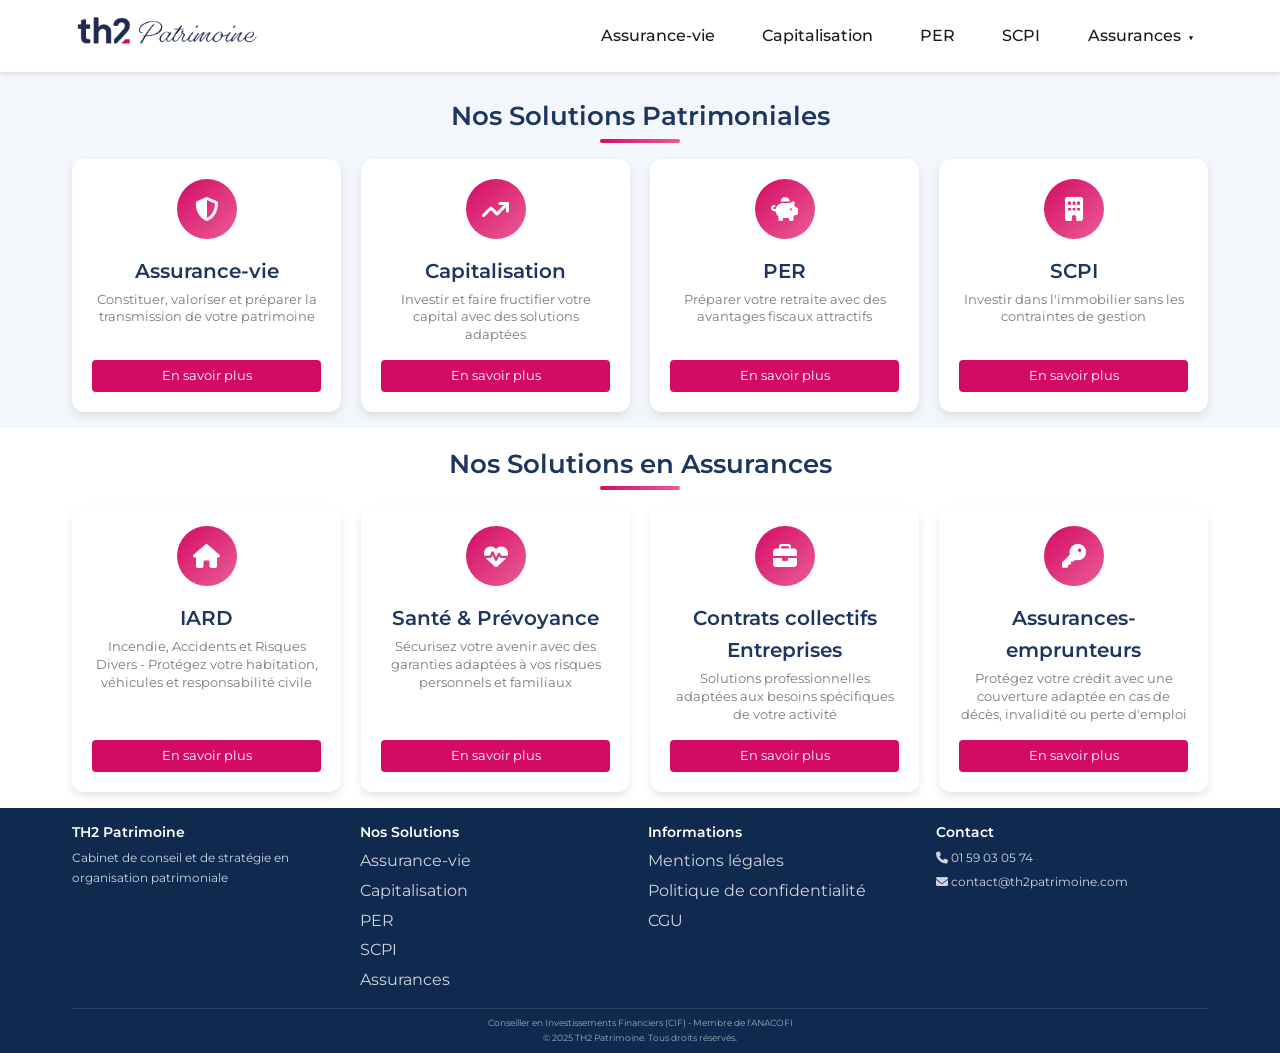
<file: index.html>
<!DOCTYPE html>
<html lang="fr">
<head>
    <meta charset="UTF-8">
    <meta name="viewport" content="width=device-width, initial-scale=1.0">
    <title>TH2 Patrimoine - Solutions Patrimoniales</title>
    <meta name="description" content="TH2 Patrimoine, cabinet de conseil et de stratégie en organisation patrimoniale : assurance-vie, capitalisation, PER, SCPI et assurances.">
    <link rel="stylesheet" href="css/styles.css">
    <link rel="stylesheet" href="https://cdnjs.cloudflare.com/ajax/libs/font-awesome/6.4.0/css/all.min.css">
    <link rel="preconnect" href="https://fonts.googleapis.com">
    <link rel="preconnect" href="https://fonts.gstatic.com" crossorigin>
    <link rel="stylesheet" href="https://fonts.googleapis.com/css2?family=Montserrat:wght@400;500;600;700;800&display=swap">
</head>
<body>
    <!-- Header -->
    <header class="header">
        <div class="container">
            <div class="logo">
                <a href="index.html"><img src="assets/logo-th2-patrimoine.png" alt="TH2 Patrimoine" width="228" height="48"></a>
            </div>
            <nav class="main-nav">
                <ul>
                    <li><a href="pages/assurance-vie.html">Assurance-vie</a></li>
                    <li><a href="pages/capitalisation.html">Capitalisation</a></li>
                    <li><a href="pages/per.html">PER</a></li>
                    <li><a href="pages/scpi.html">SCPI</a></li>
                    <li class="dropdown">
                        <a href="pages/assurances.html">Assurances</a>
                        <ul class="dropdown-menu">
                            <li><a href="pages/assurances-iard.html">IARD</a></li>
                            <li><a href="pages/assurances-prevoyances.html">Santé &amp; Prévoyance</a></li>
                            <li><a href="pages/assurances-entreprises.html">Contrats collectifs Entreprises</a></li>
                            <li><a href="pages/assurances-emprunteurs.html">Assurances-emprunteurs</a></li>
                        </ul>
                    </li>
                </ul>
                <button class="mobile-menu-btn" type="button" aria-label="Ouvrir le menu de navigation" aria-expanded="false">
                    <i class="fas fa-bars"></i>
                </button>
            </nav>
        </div>
    </header>

    <!-- Solutions Section -->
    <section id="solutions" class="solutions">
        <div class="container">
            <h2 class="section-title">Nos Solutions Patrimoniales</h2>
            <div class="solutions-grid">
                <div class="solution-card">
                    <div class="card-icon">
                        <i class="fas fa-shield-alt"></i>
                    </div>
                    <h3>Assurance-vie</h3>
                    <p>Constituer, valoriser et préparer la transmission de votre patrimoine</p>
                    <a href="pages/assurance-vie.html" class="btn-card">En savoir plus</a>
                </div>
                <div class="solution-card">
                    <div class="card-icon">
                        <i class="fas fa-arrow-trend-up"></i>
                    </div>
                    <h3>Capitalisation</h3>
                    <p>Investir et faire fructifier votre capital avec des solutions adaptées</p>
                    <a href="pages/capitalisation.html" class="btn-card">En savoir plus</a>
                </div>
                <div class="solution-card">
                    <div class="card-icon">
                        <i class="fas fa-piggy-bank"></i>
                    </div>
                    <h3>PER</h3>
                    <p>Préparer votre retraite avec des avantages fiscaux attractifs</p>
                    <a href="pages/per.html" class="btn-card">En savoir plus</a>
                </div>
                <div class="solution-card">
                    <div class="card-icon">
                        <i class="fas fa-building"></i>
                    </div>
                    <h3>SCPI</h3>
                    <p>Investir dans l'immobilier sans les contraintes de gestion</p>
                    <a href="pages/scpi.html" class="btn-card">En savoir plus</a>
                </div>
            </div>
        </div>
    </section>

    <!-- Assurances Section -->
    <section id="assurances" class="assurances">
        <div class="container">
            <h2 class="section-title">Nos Solutions en Assurances</h2>
            <div class="solutions-grid">
                <div class="solution-card">
                    <div class="card-icon">
                        <i class="fas fa-home"></i>
                    </div>
                    <h3>IARD</h3>
                    <p>Incendie, Accidents et Risques Divers - Protégez votre habitation, véhicules et responsabilité civile</p>
                    <a href="pages/assurances-iard.html" class="btn-card">En savoir plus</a>
                </div>
                <div class="solution-card">
                    <div class="card-icon">
                        <i class="fas fa-heartbeat"></i>
                    </div>
                    <h3>Santé &amp; Prévoyance</h3>
                    <p>Sécurisez votre avenir avec des garanties adaptées à vos risques personnels et familiaux</p>
                    <a href="pages/assurances-prevoyances.html" class="btn-card">En savoir plus</a>
                </div>
                <div class="solution-card">
                    <div class="card-icon">
                        <i class="fas fa-briefcase"></i>
                    </div>
                    <h3>Contrats collectifs Entreprises</h3>
                    <p>Solutions professionnelles adaptées aux besoins spécifiques de votre activité</p>
                    <a href="pages/assurances-entreprises.html" class="btn-card">En savoir plus</a>
                </div>
                <div class="solution-card">
                    <div class="card-icon">
                        <i class="fas fa-key"></i>
                    </div>
                    <h3>Assurances-emprunteurs</h3>
                    <p>Protégez votre crédit avec une couverture adaptée en cas de décès, invalidité ou perte d'emploi</p>
                    <a href="pages/assurances-emprunteurs.html" class="btn-card">En savoir plus</a>
                </div>
            </div>
        </div>
    </section>

    <!-- Footer -->
    <footer class="footer">
        <div class="container">
            <div class="footer-content">
                <div class="footer-section">
                    <h3>TH2 Patrimoine</h3>
                    <p>Cabinet de conseil et de stratégie en organisation patrimoniale</p>
                </div>
                <div class="footer-section">
                    <h3>Nos Solutions</h3>
                    <ul>
                        <li><a href="pages/assurance-vie.html">Assurance-vie</a></li>
                        <li><a href="pages/capitalisation.html">Capitalisation</a></li>
                        <li><a href="pages/per.html">PER</a></li>
                        <li><a href="pages/scpi.html">SCPI</a></li>
                        <li><a href="pages/assurances.html">Assurances</a></li>
                    </ul>
                </div>
                <div class="footer-section">
                    <h3>Informations</h3>
                    <ul>
                        <li><a href="#">Mentions légales</a></li>
                        <li><a href="#">Politique de confidentialité</a></li>
                        <li><a href="#">CGU</a></li>
                    </ul>
                </div>
                <div class="footer-section">
                    <h3>Contact</h3>
                    <p><i class="fas fa-phone"></i> 01 59 03 05 74</p>
                    <p><i class="fas fa-envelope"></i> contact@th2patrimoine.com</p>
                </div>
            </div>
            <div class="footer-bottom">
                <p>Conseiller en Investissements Financiers (CIF) - Membre de l'ANACOFI</p>
                <p>&copy; 2025 TH2 Patrimoine. Tous droits réservés.</p>
            </div>
        </div>
    </footer>

    <!-- Back to Top -->
    <a href="#" class="back-to-top">
        <i class="fas fa-chevron-up"></i>
    </a>

    <script src="js/main.js"></script>
</body>
</html>
</file>
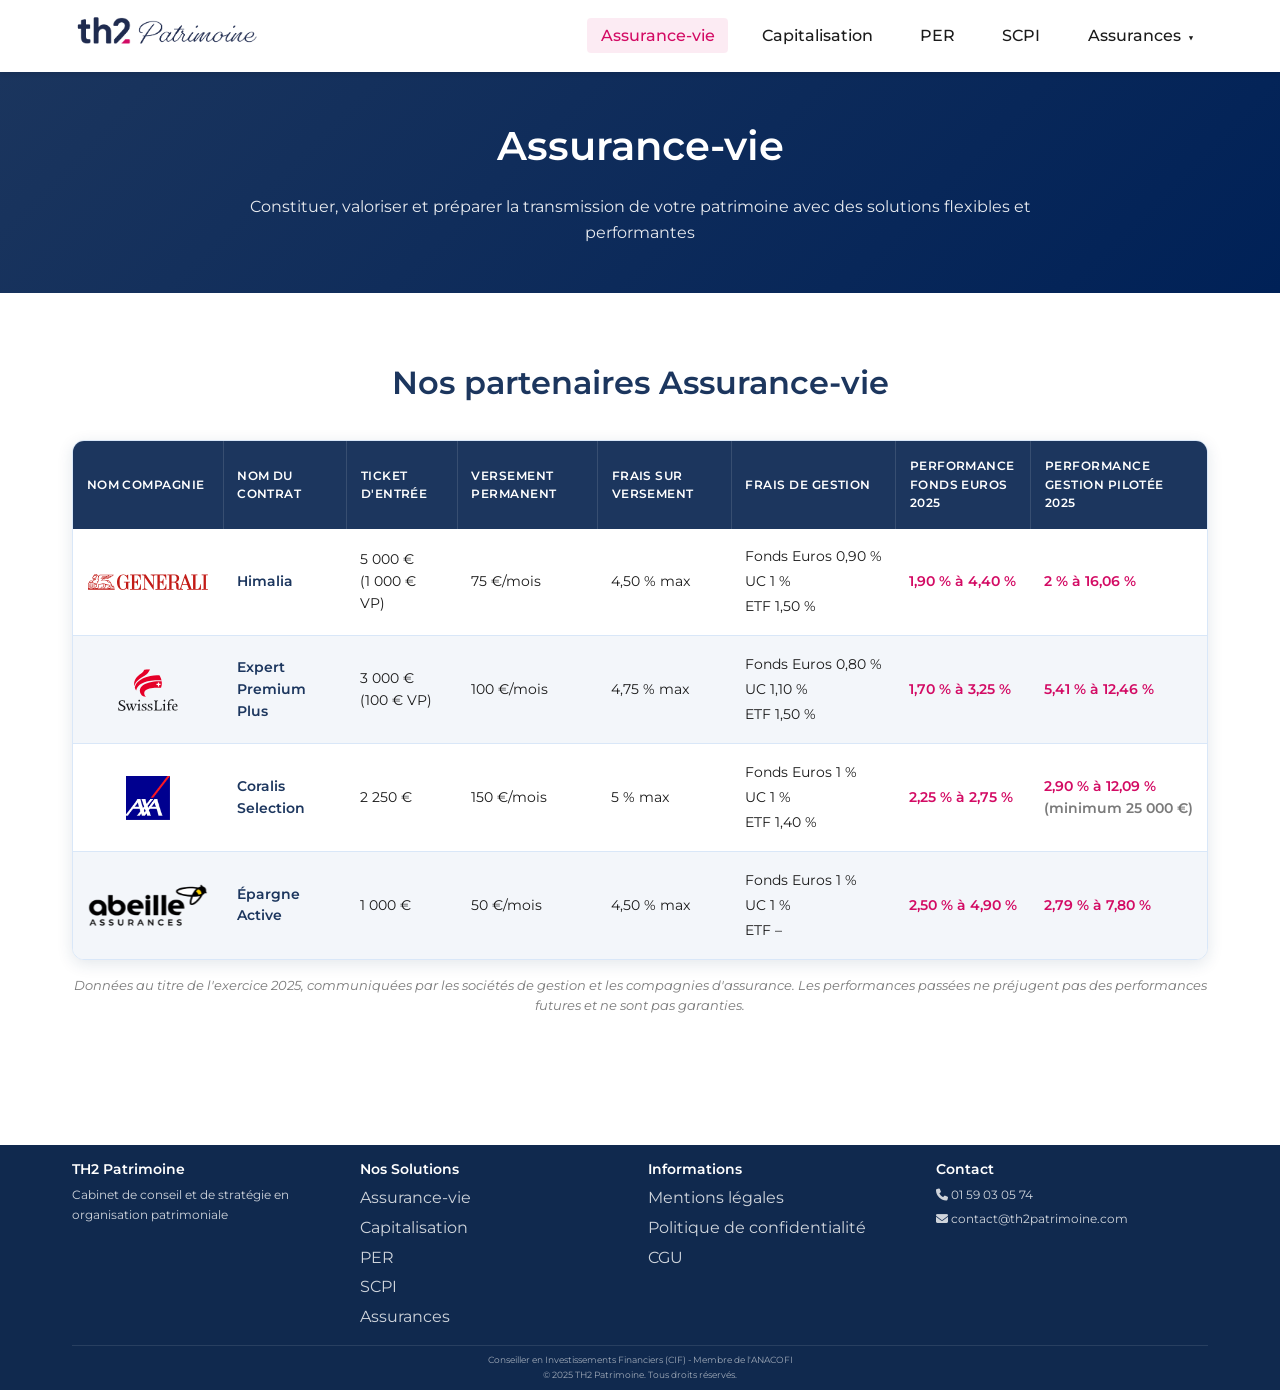
<file: pages/assurance-vie.html>
<!DOCTYPE html>
<html lang="fr">
<head>
    <meta charset="UTF-8">
    <meta name="viewport" content="width=device-width, initial-scale=1.0">
    <title>Assurance-vie | TH2 Patrimoine</title>
    <link rel="stylesheet" href="../css/styles.css">
    <link rel="stylesheet" href="https://cdnjs.cloudflare.com/ajax/libs/font-awesome/6.4.0/css/all.min.css">
    <link rel="preconnect" href="https://fonts.googleapis.com">
    <link rel="preconnect" href="https://fonts.gstatic.com" crossorigin>
    <link rel="stylesheet" href="https://fonts.googleapis.com/css2?family=Montserrat:wght@400;500;600;700;800&display=swap">
</head>
<body>
    <!-- Header -->
    <header class="header">
        <div class="container">
            <div class="logo">
                <a href="../index.html"><img src="../assets/logo-th2-patrimoine.png" alt="TH2 Patrimoine" width="228" height="48"></a>
            </div>
            <nav class="main-nav">
                <ul>
                    <li><a href="assurance-vie.html" class="active">Assurance-vie</a></li>
                    <li><a href="capitalisation.html">Capitalisation</a></li>
                    <li><a href="per.html">PER</a></li>
                    <li><a href="scpi.html">SCPI</a></li>
                    <li class="dropdown">
                        <a href="assurances.html">Assurances</a>
                        <ul class="dropdown-menu">
                            <li><a href="assurances-iard.html">IARD</a></li>
                            <li><a href="assurances-prevoyances.html">Santé &amp; Prévoyance</a></li>
                            <li><a href="assurances-entreprises.html">Contrats collectifs Entreprises</a></li>
                            <li><a href="assurances-emprunteurs.html">Assurances-emprunteurs</a></li>
                        </ul>
                    </li>
                </ul>
                <button class="mobile-menu-btn" type="button" aria-label="Ouvrir le menu de navigation" aria-expanded="false">
                    <i class="fas fa-bars"></i>
                </button>
            </nav>
        </div>
    </header>

    <!-- Product Header -->
    <section class="product-header">
        <div class="container">
            <h1>Assurance-vie</h1>
            <p>Constituer, valoriser et préparer la transmission de votre patrimoine avec des solutions flexibles et performantes</p>
        </div>
    </section>

    <!-- Main Content -->
    <main class="product-content">
        <div class="container">
            <!-- Produits distribués -->
            <section class="product-section partners-section" id="produits-distribues">
                <h2>Nos partenaires Assurance-vie</h2>
                <div class="partners-table">
                    <table>
                        <thead>
                            <tr>
                        <th class="col-partner">Nom compagnie</th>
                        <th>Nom du contrat</th>
                        <th>Ticket d'entrée</th>
                        <th>Versement permanent</th>
                        <th>Frais sur versement</th>
                        <th>Frais de gestion</th>
                        <th>Performance
fonds euros 2025</th>
                        <th>Performance
gestion pilotée 2025</th>
                            </tr>
                        </thead>
                        <tbody>
                    <tr>
                        <td class="col-partner"><div class="partner-brand"><img src="../assets/logos/generali.svg" alt="Logo Generali" loading="lazy" width="120" height="44"></div></td>
                        <td class="contract-name">Himalia</td>
                        <td>5 000 €<br>(1 000 € VP)</td>
                        <td class="nowrap">75 €/mois</td>
                        <td class="nowrap">4,50&nbsp;% max</td>
                        <td><ul class="fee-list"><li>Fonds Euros 0,90 %</li><li>UC 1 %</li><li>ETF 1,50 %</li></ul></td>
                        <td class="perf">1,90 % à 4,40 %</td>
                        <td class="perf">2 % à 16,06 %</td>
                    </tr>
                    <tr>
                        <td class="col-partner"><div class="partner-brand"><img src="../assets/logos/swisslife.svg" alt="Logo SwissLife" loading="lazy" width="120" height="44"></div></td>
                        <td class="contract-name">Expert Premium Plus</td>
                        <td>3 000 €<br>(100 € VP)</td>
                        <td class="nowrap">100 €/mois</td>
                        <td class="nowrap">4,75&nbsp;% max</td>
                        <td><ul class="fee-list"><li>Fonds Euros 0,80 %</li><li>UC 1,10 %</li><li>ETF 1,50 %</li></ul></td>
                        <td class="perf">1,70 % à 3,25 %</td>
                        <td class="perf">5,41 % à 12,46 %</td>
                    </tr>
                    <tr>
                        <td class="col-partner"><div class="partner-brand"><img src="../assets/logos/axa.png" alt="Logo Axa" loading="lazy" width="120" height="44"></div></td>
                        <td class="contract-name">Coralis Selection</td>
                        <td>2 250 €</td>
                        <td class="nowrap">150 €/mois</td>
                        <td class="nowrap">5&nbsp;% max</td>
                        <td><ul class="fee-list"><li>Fonds Euros 1 %</li><li>UC 1 %</li><li>ETF 1,40 %</li></ul></td>
                        <td class="perf">2,25 % à 2,75 %</td>
                        <td class="perf">2,90 % à 12,09 %<br><span class="muted">(minimum 25 000 €)</span></td>
                    </tr>
                    <tr>
                        <td class="col-partner"><div class="partner-brand"><img src="../assets/logos/abeille-assurances.png" alt="Logo Abeille Assurances" loading="lazy" width="120" height="44"></div></td>
                        <td class="contract-name">Épargne Active</td>
                        <td>1 000 €</td>
                        <td class="nowrap">50 €/mois</td>
                        <td class="nowrap">4,50&nbsp;% max</td>
                        <td><ul class="fee-list"><li>Fonds Euros 1 %</li><li>UC 1 %</li><li>ETF –</li></ul></td>
                        <td class="perf">2,50 % à 4,90 %</td>
                        <td class="perf">2,79 % à 7,80 %</td>
                    </tr>
                        </tbody>
                    </table>
                </div>
                <p class="table-hint">Faites glisser le tableau horizontalement pour afficher toutes les colonnes.</p>
                <p class="partners-note">Données au titre de l'exercice 2025, communiquées par les sociétés de gestion et les compagnies d'assurance. Les performances passées ne préjugent pas des performances futures et ne sont pas garanties.</p>
            </section>
        </div>
    </main>

    <!-- Footer -->
    <footer class="footer">
        <div class="container">
            <div class="footer-content">
                <div class="footer-section">
                    <h3>TH2 Patrimoine</h3>
                    <p>Cabinet de conseil et de stratégie en organisation patrimoniale</p>
                </div>
                <div class="footer-section">
                    <h3>Nos Solutions</h3>
                    <ul>
                        <li><a href="assurance-vie.html">Assurance-vie</a></li>
                        <li><a href="capitalisation.html">Capitalisation</a></li>
                        <li><a href="per.html">PER</a></li>
                        <li><a href="scpi.html">SCPI</a></li>
                        <li><a href="assurances.html">Assurances</a></li>
                    </ul>
                </div>
                <div class="footer-section">
                    <h3>Informations</h3>
                    <ul>
                        <li><a href="#">Mentions légales</a></li>
                        <li><a href="#">Politique de confidentialité</a></li>
                        <li><a href="#">CGU</a></li>
                    </ul>
                </div>
                <div class="footer-section">
                    <h3>Contact</h3>
                    <p><i class="fas fa-phone"></i> 01 59 03 05 74</p>
                    <p><i class="fas fa-envelope"></i> contact@th2patrimoine.com</p>
                </div>
            </div>
            <div class="footer-bottom">
                <p>Conseiller en Investissements Financiers (CIF) - Membre de l'ANACOFI</p>
                <p>&copy; 2025 TH2 Patrimoine. Tous droits réservés.</p>
            </div>
        </div>
    </footer>

    <!-- Back to Top -->
    <a href="#" class="back-to-top">
        <i class="fas fa-chevron-up"></i>
    </a>

    <script src="../js/main.js"></script>
</body>
</html>
</file>
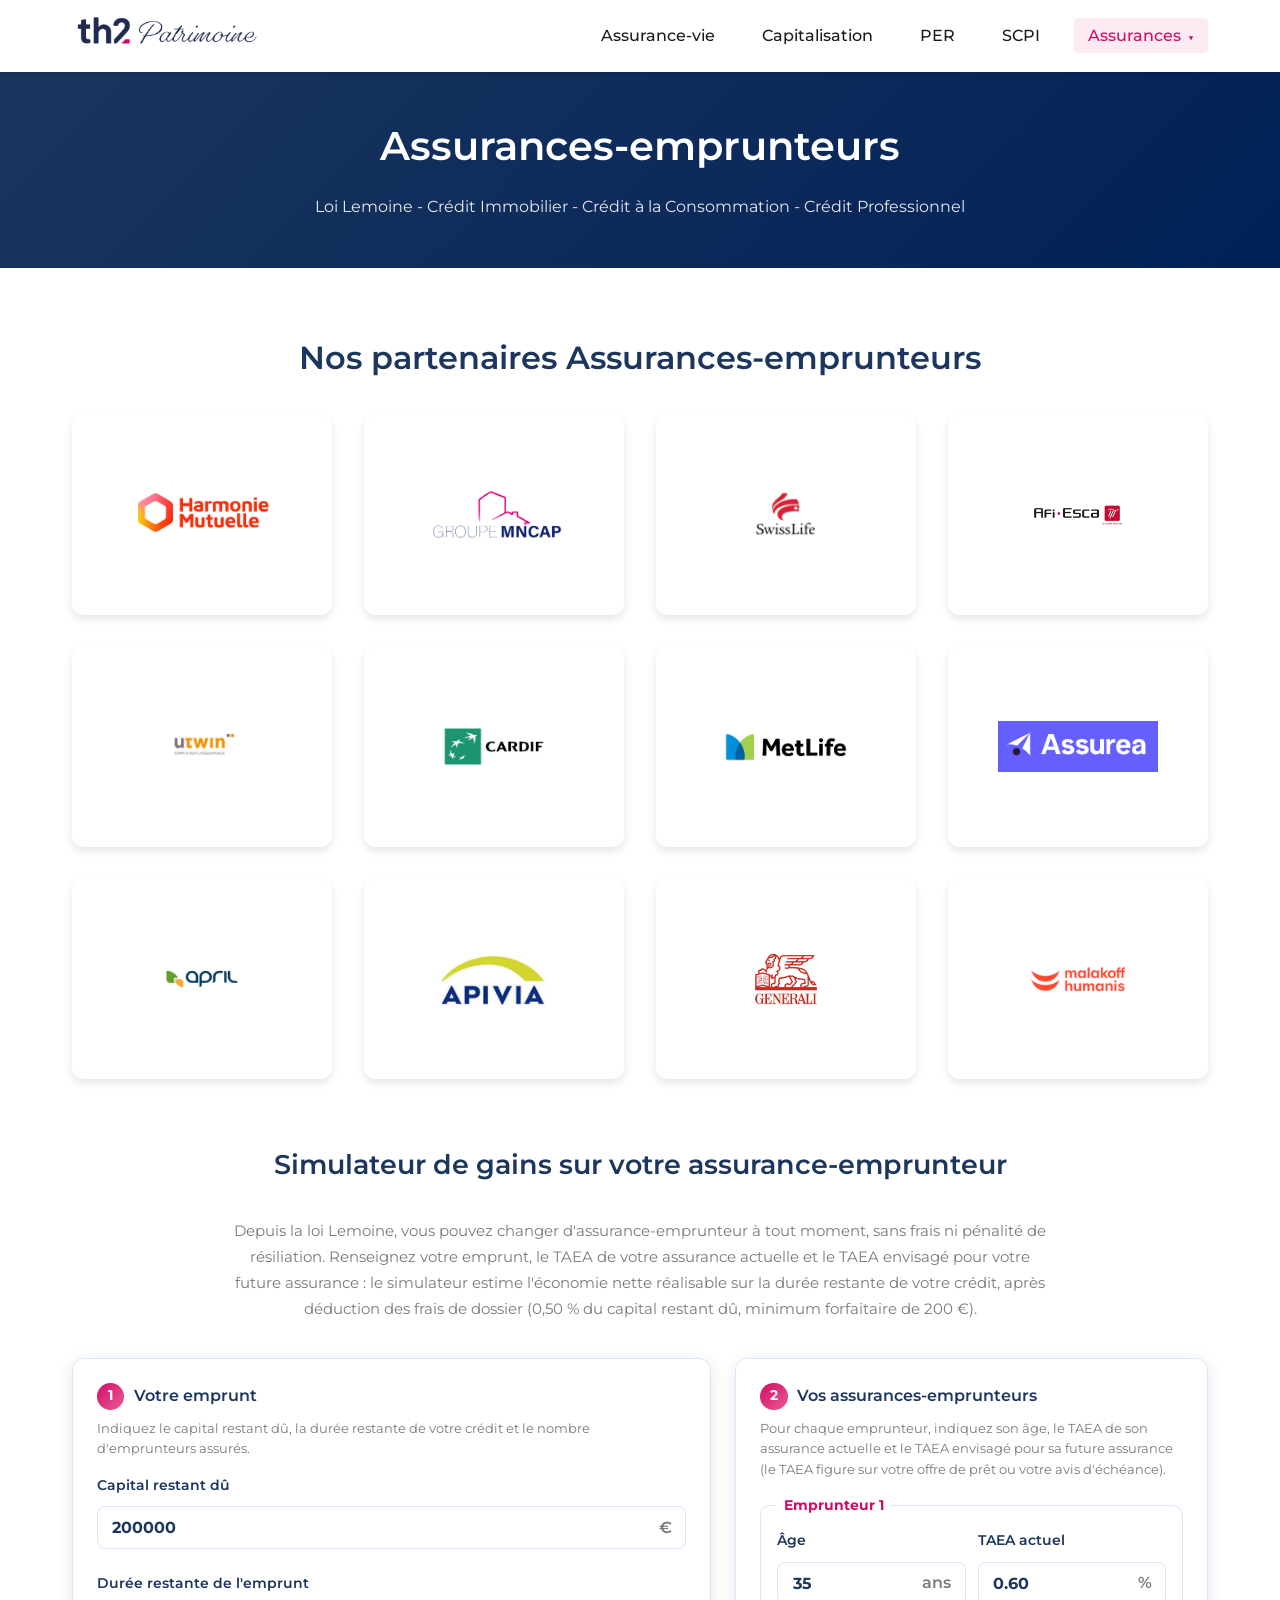
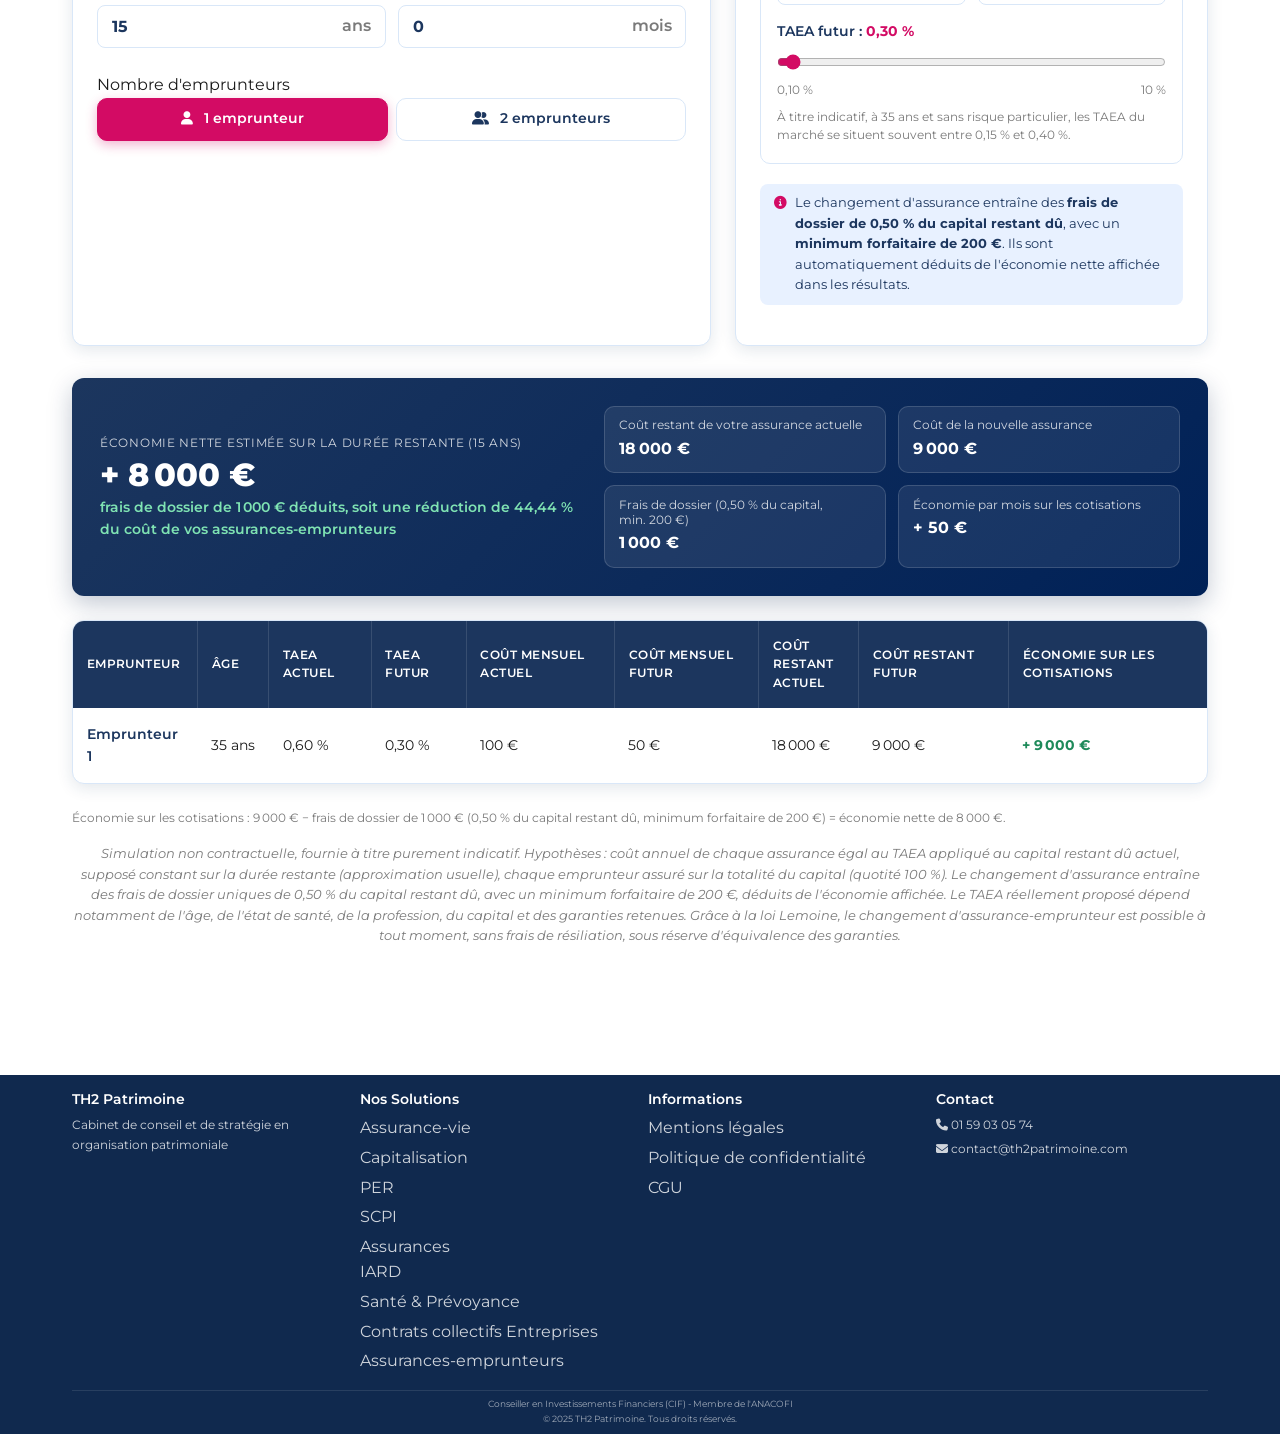
<file: pages/assurances-emprunteurs.html>
<!DOCTYPE html>
<html lang="fr">
<head>
    <meta charset="UTF-8">
    <meta name="viewport" content="width=device-width, initial-scale=1.0">
    <title>Assurances-emprunteurs | TH2 Patrimoine</title>
    <link rel="stylesheet" href="../css/styles.css">
    <link rel="stylesheet" href="https://cdnjs.cloudflare.com/ajax/libs/font-awesome/6.4.0/css/all.min.css">
    <link rel="preconnect" href="https://fonts.googleapis.com">
    <link rel="preconnect" href="https://fonts.gstatic.com" crossorigin>
    <link rel="stylesheet" href="https://fonts.googleapis.com/css2?family=Montserrat:wght@400;500;600;700;800&display=swap">
</head>
<body>
    <!-- Header -->
    <header class="header">
        <div class="container">
            <div class="logo">
                <a href="../index.html"><img src="../assets/logo-th2-patrimoine.png" alt="TH2 Patrimoine" width="228" height="48"></a>
            </div>
            <nav class="main-nav">
                <ul>
                    <li><a href="assurance-vie.html">Assurance-vie</a></li>
                    <li><a href="capitalisation.html">Capitalisation</a></li>
                    <li><a href="per.html">PER</a></li>
                    <li><a href="scpi.html">SCPI</a></li>
                    <li class="dropdown">
                        <a href="assurances.html" class="active">Assurances</a>
                        <ul class="dropdown-menu">
                            <li><a href="assurances-iard.html">IARD</a></li>
                            <li><a href="assurances-prevoyances.html">Santé &amp; Prévoyance</a></li>
                            <li><a href="assurances-entreprises.html">Contrats collectifs Entreprises</a></li>
                            <li><a href="assurances-emprunteurs.html" class="active">Assurances-emprunteurs</a></li>
                        </ul>
                    </li>
                </ul>
                <button class="mobile-menu-btn" type="button" aria-label="Ouvrir le menu de navigation" aria-expanded="false">
                    <i class="fas fa-bars"></i>
                </button>
            </nav>
        </div>
    </header>

    <!-- Product Header -->
    <section class="product-header">
        <div class="container">
            <h1>Assurances-emprunteurs</h1>
            <p>Loi Lemoine - Crédit Immobilier - Crédit à la Consommation - Crédit Professionnel</p>
        </div>
    </section>

    <!-- Main Content -->
    <main class="product-content emprunteurs-page">
        <div class="container">
            <!-- Partenaires Assurances-emprunteurs -->
            <section class="product-section partners-section">
                <h2>Nos partenaires Assurances-emprunteurs</h2>
                <div class="partners-grid">
                    <div class="partner-card">
                        <div class="partner-logo">
                            <img src="../assets/logos/harmonie-mutuelle.png" alt="Logo Harmonie Mutuelle" loading="lazy" width="160" height="60">
                        </div>
                    </div>
                    <div class="partner-card">
                        <div class="partner-logo">
                            <img src="../assets/logos/mncap.png" alt="Logo MNCAP" loading="lazy" width="160" height="60">
                        </div>
                    </div>
                    <div class="partner-card">
                        <div class="partner-logo">
                            <img src="../assets/logos/swisslife.png" alt="Logo SwissLife" loading="lazy" width="160" height="60">
                        </div>
                    </div>
                    <div class="partner-card">
                        <div class="partner-logo">
                            <img src="../assets/logos/afi-esca.png" alt="Logo Afi Esca" loading="lazy" width="160" height="60">
                        </div>
                    </div>
                    <div class="partner-card">
                        <div class="partner-logo">
                            <img src="../assets/logos/utwin.jpg" alt="Logo Utwin" loading="lazy" width="200" height="75">
                        </div>
                    </div>
                    <div class="partner-card">
                        <div class="partner-logo">
                            <img src="../assets/logos/cardif.jpg" alt="Logo Cardif" loading="lazy" width="160" height="60">
                        </div>
                    </div>
                    <div class="partner-card">
                        <div class="partner-logo">
                            <img src="../assets/logos/metlife.png" alt="Logo MetLife" loading="lazy" width="160" height="60">
                        </div>
                    </div>
                    <div class="partner-card">
                        <div class="partner-logo">
                            <img src="../assets/logos/assurea.png" alt="Logo Assurea" loading="lazy" width="160" height="60">
                        </div>
                    </div>
                    <div class="partner-card">
                        <div class="partner-logo">
                            <img src="../assets/logos/april.png" alt="Logo April" loading="lazy" width="160" height="60">
                        </div>
                    </div>
                    <div class="partner-card">
                        <div class="partner-logo">
                            <img src="../assets/logos/apivia.jpg" alt="Logo Apivia" loading="lazy" width="160" height="60">
                        </div>
                    </div>
                    <div class="partner-card">
                        <div class="partner-logo">
                            <img src="../assets/logos/generali.jpg" alt="Logo Generali" loading="lazy" width="160" height="60">
                        </div>
                    </div>
                    <div class="partner-card">
                        <div class="partner-logo">
                            <img src="../assets/logos/malakoff-humanis.png" alt="Logo Malakoff Humanis" loading="lazy" width="160" height="60">
                        </div>
                    </div>
                </div>
            </section>

            <!-- Simulateur de gains Assurance-emprunteur -->
            <section class="product-section simulator-section" id="simulateur">
                <h2>Simulateur de gains sur votre assurance-emprunteur</h2>
                <p class="section-title">Depuis la loi Lemoine, vous pouvez changer d'assurance-emprunteur à tout moment, sans frais ni pénalité de résiliation. Renseignez votre emprunt, le TAEA de votre assurance actuelle et le TAEA envisagé pour votre future assurance : le simulateur estime l'économie nette réalisable sur la durée restante de votre crédit, après déduction des frais de dossier (0,50&nbsp;% du capital restant dû, minimum forfaitaire de 200&nbsp;€).</p>

                <div class="simulator">
                    <div class="sim-config">
                        <div class="sim-block">
                            <h3><span class="sim-step">1</span> Votre emprunt</h3>
                            <p class="sim-block-hint">Indiquez le capital restant dû, la durée restante de votre crédit et le nombre d'emprunteurs assurés.</p>

                            <div class="sim-field">
                                <label for="sim-capital">Capital restant dû</label>
                                <div class="sim-input-suffix">
                                    <input type="number" id="sim-capital" min="0" step="5000" value="200000" inputmode="numeric">
                                    <span>€</span>
                                </div>
                            </div>

                            <div class="sim-field">
                                <label id="sim-duree-label">Durée restante de l'emprunt</label>
                                <div class="sim-duo" role="group" aria-labelledby="sim-duree-label">
                                    <div class="sim-input-suffix">
                                        <input type="number" id="sim-duree-ans" min="0" max="35" step="1" value="15" inputmode="numeric" aria-label="Durée restante : années">
                                        <span>ans</span>
                                    </div>
                                    <div class="sim-input-suffix">
                                        <input type="number" id="sim-duree-mois" min="0" max="11" step="1" value="0" inputmode="numeric" aria-label="Durée restante : mois supplémentaires">
                                        <span>mois</span>
                                    </div>
                                </div>
                            </div>

                            <fieldset class="sim-field sim-count">
                                <legend>Nombre d'emprunteurs</legend>
                                <div class="sim-tmi-options sim-count-options">
                                    <label class="sim-tmi-option">
                                        <input type="radio" name="sim-nb-emprunteurs" value="1" checked>
                                        <span><i class="fas fa-user" aria-hidden="true"></i> 1 emprunteur</span>
                                    </label>
                                    <label class="sim-tmi-option">
                                        <input type="radio" name="sim-nb-emprunteurs" value="2">
                                        <span><i class="fas fa-user-group" aria-hidden="true"></i> 2 emprunteurs</span>
                                    </label>
                                </div>
                            </fieldset>
                        </div>

                        <div class="sim-block">
                            <h3><span class="sim-step">2</span> Vos assurances-emprunteurs</h3>
                            <p class="sim-block-hint">Pour chaque emprunteur, indiquez son âge, le TAEA de son assurance actuelle et le TAEA envisagé pour sa future assurance (le TAEA figure sur votre offre de prêt ou votre avis d'échéance).</p>

                            <fieldset class="sim-borrower" id="sim-emp-1">
                                <legend>Emprunteur 1</legend>
                                <div class="sim-borrower-grid">
                                    <div class="sim-field">
                                        <label for="sim-age-1">Âge</label>
                                        <div class="sim-input-suffix">
                                            <input type="number" id="sim-age-1" min="18" max="85" step="1" value="35" inputmode="numeric">
                                            <span>ans</span>
                                        </div>
                                    </div>
                                    <div class="sim-field">
                                        <label for="sim-taea-actuel-1">TAEA actuel</label>
                                        <div class="sim-input-suffix">
                                            <input type="number" id="sim-taea-actuel-1" min="0" max="10" step="0.01" value="0.60" inputmode="decimal">
                                            <span>%</span>
                                        </div>
                                    </div>
                                </div>
                                <div class="sim-field">
                                    <label for="sim-taea-futur-1">TAEA futur : <output id="sim-taea-futur-1-output" for="sim-taea-futur-1">0,30&nbsp;%</output></label>
                                    <input type="range" class="sim-range" id="sim-taea-futur-1" min="0.10" max="10" step="0.01" value="0.30">
                                    <div class="sim-range-scale"><span>0,10&nbsp;%</span><span>10&nbsp;%</span></div>
                                    <p class="sim-field-hint" id="sim-hint-1"></p>
                                </div>
                            </fieldset>

                            <fieldset class="sim-borrower" id="sim-emp-2" hidden>
                                <legend>Emprunteur 2</legend>
                                <div class="sim-borrower-grid">
                                    <div class="sim-field">
                                        <label for="sim-age-2">Âge</label>
                                        <div class="sim-input-suffix">
                                            <input type="number" id="sim-age-2" min="18" max="85" step="1" value="35" inputmode="numeric">
                                            <span>ans</span>
                                        </div>
                                    </div>
                                    <div class="sim-field">
                                        <label for="sim-taea-actuel-2">TAEA actuel</label>
                                        <div class="sim-input-suffix">
                                            <input type="number" id="sim-taea-actuel-2" min="0" max="10" step="0.01" value="0.60" inputmode="decimal">
                                            <span>%</span>
                                        </div>
                                    </div>
                                </div>
                                <div class="sim-field">
                                    <label for="sim-taea-futur-2">TAEA futur : <output id="sim-taea-futur-2-output" for="sim-taea-futur-2">0,30&nbsp;%</output></label>
                                    <input type="range" class="sim-range" id="sim-taea-futur-2" min="0.10" max="10" step="0.01" value="0.30">
                                    <div class="sim-range-scale"><span>0,10&nbsp;%</span><span>10&nbsp;%</span></div>
                                    <p class="sim-field-hint" id="sim-hint-2"></p>
                                </div>
                            </fieldset>

                            <p class="sim-alloc-status sim-fees-note"><i class="fas fa-circle-info" aria-hidden="true"></i><span>Le changement d'assurance entraîne des <strong>frais de dossier de 0,50&nbsp;% du capital restant dû</strong>, avec un <strong>minimum forfaitaire de 200&nbsp;€</strong>. Ils sont automatiquement déduits de l'économie nette affichée dans les résultats.</span></p>
                        </div>
                    </div>

                    <div class="sim-results" id="sim-results" aria-live="polite"></div>

                    <p class="partners-note">Simulation non contractuelle, fournie à titre purement indicatif. Hypothèses : coût annuel de chaque assurance égal au TAEA appliqué au capital restant dû actuel, supposé constant sur la durée restante (approximation usuelle), chaque emprunteur assuré sur la totalité du capital (quotité 100&nbsp;%). Le changement d'assurance entraîne des frais de dossier uniques de 0,50&nbsp;% du capital restant dû, avec un minimum forfaitaire de 200&nbsp;€, déduits de l'économie affichée. Le TAEA réellement proposé dépend notamment de l'âge, de l'état de santé, de la profession, du capital et des garanties retenues. Grâce à la loi Lemoine, le changement d'assurance-emprunteur est possible à tout moment, sans frais de résiliation, sous réserve d'équivalence des garanties.</p>
                </div>
            </section>
        </div>
    </main>

    <!-- Footer -->
    <footer class="footer">
        <div class="container">
            <div class="footer-content">
                <div class="footer-section">
                    <h3>TH2 Patrimoine</h3>
                    <p>Cabinet de conseil et de stratégie en organisation patrimoniale</p>
                </div>
                <div class="footer-section">
                    <h3>Nos Solutions</h3>
                    <ul>
                        <li><a href="assurance-vie.html">Assurance-vie</a></li>
                        <li><a href="capitalisation.html">Capitalisation</a></li>
                        <li><a href="per.html">PER</a></li>
                        <li><a href="scpi.html">SCPI</a></li>
                        <li><a href="assurances.html">Assurances</a>
                            <ul>
                                <li><a href="assurances-iard.html">IARD</a></li>
                                <li><a href="assurances-prevoyances.html">Santé &amp; Prévoyance</a></li>
                                <li><a href="assurances-entreprises.html">Contrats collectifs Entreprises</a></li>
                                <li><a href="assurances-emprunteurs.html">Assurances-emprunteurs</a></li>
                            </ul>
                        </li>
                    </ul>
                </div>
                <div class="footer-section">
                    <h3>Informations</h3>
                    <ul>
                        <li><a href="#">Mentions légales</a></li>
                        <li><a href="#">Politique de confidentialité</a></li>
                        <li><a href="#">CGU</a></li>
                    </ul>
                </div>
                <div class="footer-section">
                    <h3>Contact</h3>
                    <p><i class="fas fa-phone"></i> 01 59 03 05 74</p>
                    <p><i class="fas fa-envelope"></i> contact@th2patrimoine.com</p>
                </div>
            </div>
            <div class="footer-bottom">
                <p>Conseiller en Investissements Financiers (CIF) - Membre de l'ANACOFI</p>
                <p>&copy; 2025 TH2 Patrimoine. Tous droits réservés.</p>
            </div>
        </div>
    </footer>

    <!-- Back to Top -->
    <a href="#" class="back-to-top">
        <i class="fas fa-chevron-up"></i>
    </a>

    <script src="../js/main.js"></script>
    <script src="../js/emprunteur-simulateur.js"></script>
</body>
</html>
</file>
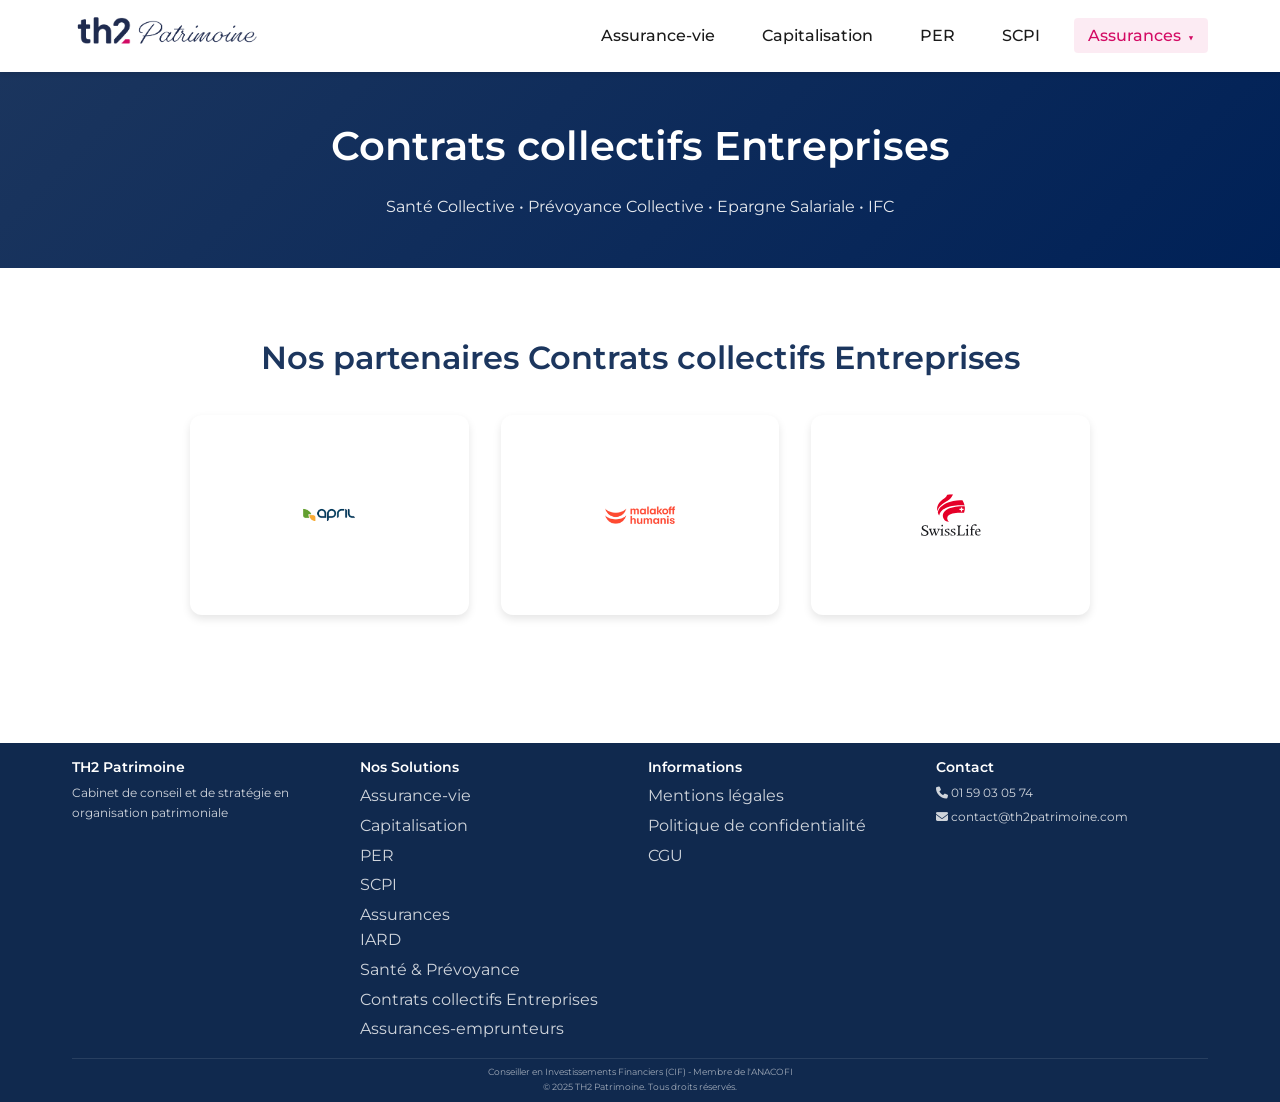
<file: pages/assurances-entreprises.html>
<!DOCTYPE html>
<html lang="fr">
<head>
    <meta charset="UTF-8">
    <meta name="viewport" content="width=device-width, initial-scale=1.0">
    <title>Assurances Entreprises | TH2 Patrimoine</title>
    <link rel="stylesheet" href="../css/styles.css">
    <link rel="stylesheet" href="https://cdnjs.cloudflare.com/ajax/libs/font-awesome/6.4.0/css/all.min.css">
    <link rel="preconnect" href="https://fonts.googleapis.com">
    <link rel="preconnect" href="https://fonts.gstatic.com" crossorigin>
    <link rel="stylesheet" href="https://fonts.googleapis.com/css2?family=Montserrat:wght@400;500;600;700;800&display=swap">
</head>
<body>
    <!-- Header -->
    <header class="header">
        <div class="container">
            <div class="logo">
                <a href="../index.html"><img src="../assets/logo-th2-patrimoine.png" alt="TH2 Patrimoine" width="228" height="48"></a>
            </div>
            <nav class="main-nav">
                <ul>
                    <li><a href="assurance-vie.html">Assurance-vie</a></li>
                    <li><a href="capitalisation.html">Capitalisation</a></li>
                    <li><a href="per.html">PER</a></li>
                    <li><a href="scpi.html">SCPI</a></li>
                    <li class="dropdown">
                        <a href="assurances.html" class="active">Assurances</a>
                        <ul class="dropdown-menu">
                            <li><a href="assurances-iard.html">IARD</a></li>
                            <li><a href="assurances-prevoyances.html">Santé &amp; Prévoyance</a></li>
                            <li><a href="assurances-entreprises.html" class="active">Contrats collectifs Entreprises</a></li>
                            <li><a href="assurances-emprunteurs.html">Assurances-emprunteurs</a></li>
                        </ul>
                    </li>
                </ul>
                <button class="mobile-menu-btn" type="button" aria-label="Ouvrir le menu de navigation" aria-expanded="false">
                    <i class="fas fa-bars"></i>
                </button>
            </nav>
        </div>
    </header>

    <!-- Product Header -->
    <section class="product-header">
        <div class="container">
            <h1>Contrats collectifs Entreprises</h1>
            <p>Santé Collective • Prévoyance Collective • Epargne Salariale • IFC</p>
        </div>
    </section>

    <!-- Main Content -->
    <main class="product-content entreprises-page">
        <div class="container">
            <!-- Partenaires Contrats collectifs Entreprises -->
            <section class="product-section partners-section">
                <h2>Nos partenaires Contrats collectifs Entreprises</h2>
                <div class="partners-grid">
                    <div class="partner-card">
                        <div class="partner-logo">
                            <img src="../assets/logos/april.png" alt="Logo April" loading="lazy" width="120" height="44">
                        </div>
                    </div>
                    <div class="partner-card">
                        <div class="partner-logo">
                            <img src="../assets/logos/malakoff-humanis.png" alt="Logo Malakoff Humanis" loading="lazy" width="120" height="44">
                        </div>
                    </div>
                    <div class="partner-card">
                        <div class="partner-logo">
                            <img src="../assets/logos/swisslife.svg" alt="Logo SwissLife" loading="lazy" width="120" height="44">
                        </div>
                    </div>
                </div>
            </section>
        </div>
    </main>

    <!-- Footer -->
    <footer class="footer">
        <div class="container">
            <div class="footer-content">
                <div class="footer-section">
                    <h3>TH2 Patrimoine</h3>
                    <p>Cabinet de conseil et de stratégie en organisation patrimoniale</p>
                </div>
                <div class="footer-section">
                    <h3>Nos Solutions</h3>
                    <ul>
                        <li><a href="assurance-vie.html">Assurance-vie</a></li>
                        <li><a href="capitalisation.html">Capitalisation</a></li>
                        <li><a href="per.html">PER</a></li>
                        <li><a href="scpi.html">SCPI</a></li>
                        <li><a href="assurances.html">Assurances</a>
                            <ul>
                                <li><a href="assurances-iard.html">IARD</a></li>
                                <li><a href="assurances-prevoyances.html">Santé &amp; Prévoyance</a></li>
                                <li><a href="assurances-entreprises.html">Contrats collectifs Entreprises</a></li>
                            <li><a href="assurances-emprunteurs.html">Assurances-emprunteurs</a></li>
                            </ul>
                        </li>
                    </ul>
                </div>
                <div class="footer-section">
                    <h3>Informations</h3>
                    <ul>
                        <li><a href="#">Mentions légales</a></li>
                        <li><a href="#">Politique de confidentialité</a></li>
                        <li><a href="#">CGU</a></li>
                    </ul>
                </div>
                <div class="footer-section">
                    <h3>Contact</h3>
                    <p><i class="fas fa-phone"></i> 01 59 03 05 74</p>
                    <p><i class="fas fa-envelope"></i> contact@th2patrimoine.com</p>
                </div>
            </div>
            <div class="footer-bottom">
                <p>Conseiller en Investissements Financiers (CIF) - Membre de l'ANACOFI</p>
                <p>&copy; 2025 TH2 Patrimoine. Tous droits réservés.</p>
            </div>
        </div>
    </footer>

    <!-- Back to Top -->
    <a href="#" class="back-to-top">
        <i class="fas fa-chevron-up"></i>
    </a>

    <script src="../js/main.js"></script>
</body>
</html>
</file>
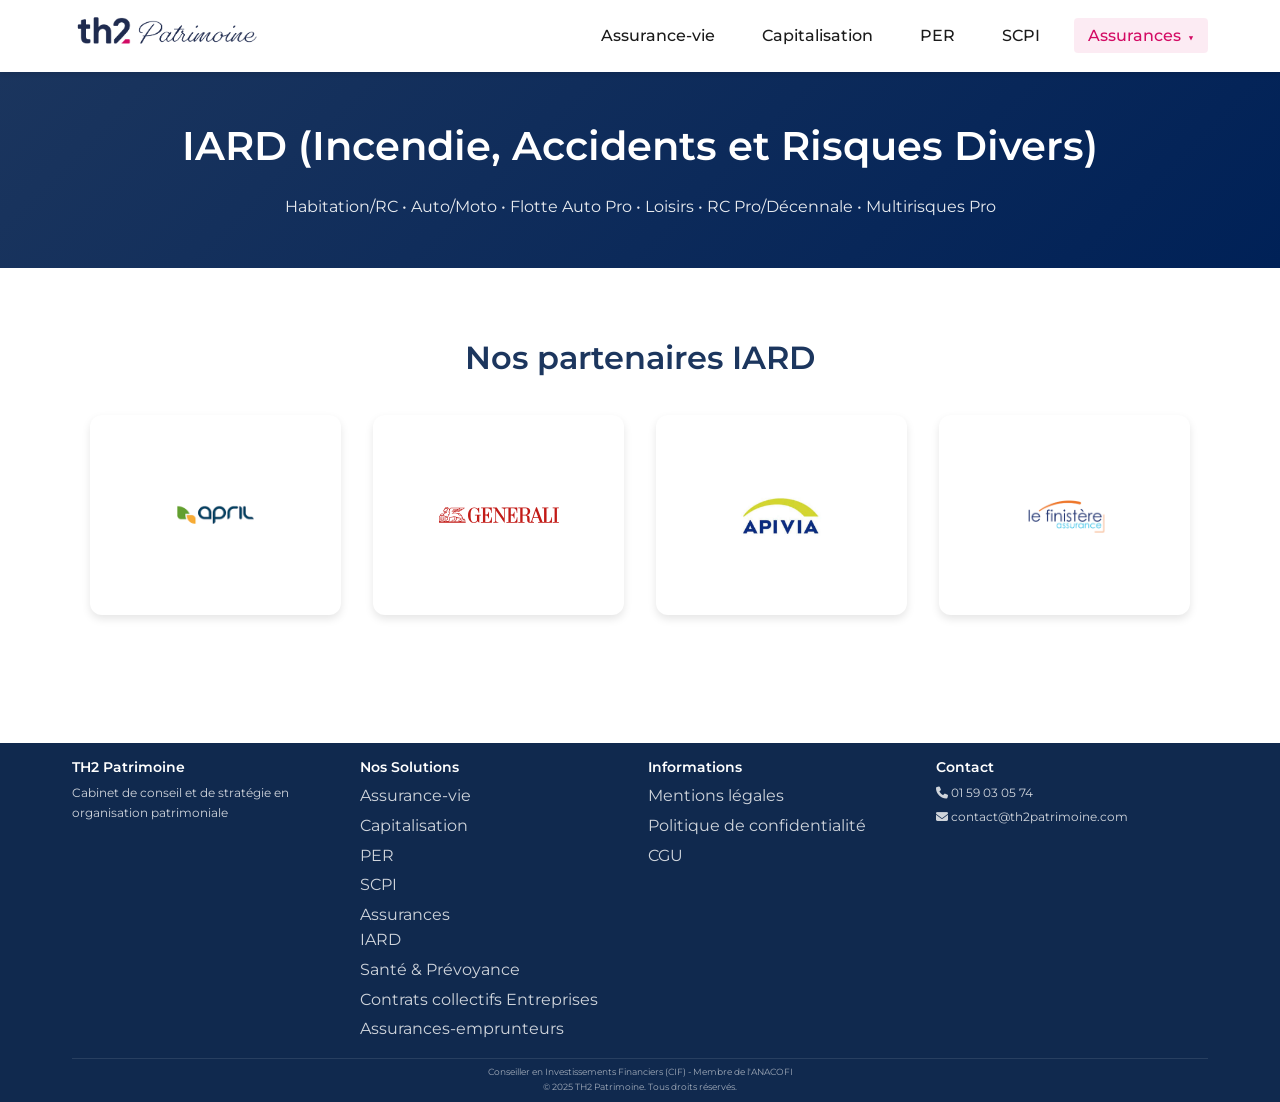
<file: pages/assurances-iard.html>
<!DOCTYPE html>
<html lang="fr">
<head>
    <meta charset="UTF-8">
    <meta name="viewport" content="width=device-width, initial-scale=1.0">
    <title>IARD | TH2 Patrimoine</title>
    <link rel="stylesheet" href="../css/styles.css">
    <link rel="stylesheet" href="https://cdnjs.cloudflare.com/ajax/libs/font-awesome/6.4.0/css/all.min.css">
    <link rel="preconnect" href="https://fonts.googleapis.com">
    <link rel="preconnect" href="https://fonts.gstatic.com" crossorigin>
    <link rel="stylesheet" href="https://fonts.googleapis.com/css2?family=Montserrat:wght@400;500;600;700;800&display=swap">
</head>
<body>
    <!-- Header -->
    <header class="header">
        <div class="container">
            <div class="logo">
                <a href="../index.html"><img src="../assets/logo-th2-patrimoine.png" alt="TH2 Patrimoine" width="228" height="48"></a>
            </div>
            <nav class="main-nav">
                <ul>
                    <li><a href="assurance-vie.html">Assurance-vie</a></li>
                    <li><a href="capitalisation.html">Capitalisation</a></li>
                    <li><a href="per.html">PER</a></li>
                    <li><a href="scpi.html">SCPI</a></li>
                    <li class="dropdown">
                        <a href="assurances.html" class="active">Assurances</a>
                        <ul class="dropdown-menu">
                            <li><a href="assurances-iard.html" class="active">IARD</a></li>
                            <li><a href="assurances-prevoyances.html">Santé &amp; Prévoyance</a></li>
                            <li><a href="assurances-entreprises.html">Contrats collectifs Entreprises</a></li>
                            <li><a href="assurances-emprunteurs.html">Assurances-emprunteurs</a></li>
                        </ul>
                    </li>
                </ul>
                <button class="mobile-menu-btn" type="button" aria-label="Ouvrir le menu de navigation" aria-expanded="false">
                    <i class="fas fa-bars"></i>
                </button>
            </nav>
        </div>
    </header>

    <!-- Product Header -->
    <section class="product-header">
        <div class="container">
            <h1>IARD (Incendie, Accidents et Risques Divers)</h1>
            <p>Habitation/RC • Auto/Moto • Flotte Auto Pro • Loisirs • RC Pro/Décennale • Multirisques Pro</p>
        </div>
    </section>

    <!-- Main Content -->
    <main class="product-content iard-page">
        <div class="container">
            <!-- Partenaires IARD -->
            <section class="product-section partners-section">
                <h2>Nos partenaires IARD</h2>
                <div class="partners-grid">
                    <div class="partner-card">
                        <div class="partner-logo">
                            <img src="../assets/logos/april.png" alt="Logo April" class="logo-lg" loading="lazy" width="102" height="64">
                        </div>
                    </div>
                    <div class="partner-card">
                        <div class="partner-logo">
                            <img src="../assets/logos/generali.svg" alt="Logo Generali" loading="lazy" width="120" height="44">
                        </div>
                    </div>
                    <div class="partner-card">
                        <div class="partner-logo">
                            <img src="../assets/logos/apivia.jpg" alt="Logo Apivia" loading="lazy" width="120" height="44">
                        </div>
                    </div>
                    <div class="partner-card">
                        <div class="partner-logo">
                            <img src="../assets/logos/finistere-assurance.png" alt="Logo Le Finistère Assurances" loading="lazy" width="120" height="44">
                        </div>
                    </div>
                </div>
            </section>
        </div>
    </main>

    <!-- Footer -->
    <footer class="footer">
        <div class="container">
            <div class="footer-content">
                <div class="footer-section">
                    <h3>TH2 Patrimoine</h3>
                    <p>Cabinet de conseil et de stratégie en organisation patrimoniale</p>
                </div>
                <div class="footer-section">
                    <h3>Nos Solutions</h3>
                    <ul>
                        <li><a href="assurance-vie.html">Assurance-vie</a></li>
                        <li><a href="capitalisation.html">Capitalisation</a></li>
                        <li><a href="per.html">PER</a></li>
                        <li><a href="scpi.html">SCPI</a></li>
                        <li><a href="assurances.html">Assurances</a>
                            <ul>
                                <li><a href="assurances-iard.html">IARD</a></li>
                                <li><a href="assurances-prevoyances.html">Santé &amp; Prévoyance</a></li>
                                <li><a href="assurances-entreprises.html">Contrats collectifs Entreprises</a></li>
                            <li><a href="assurances-emprunteurs.html">Assurances-emprunteurs</a></li>
                            </ul>
                        </li>
                    </ul>
                </div>
                <div class="footer-section">
                    <h3>Informations</h3>
                    <ul>
                        <li><a href="#">Mentions légales</a></li>
                        <li><a href="#">Politique de confidentialité</a></li>
                        <li><a href="#">CGU</a></li>
                    </ul>
                </div>
                <div class="footer-section">
                    <h3>Contact</h3>
                    <p><i class="fas fa-phone"></i> 01 59 03 05 74</p>
                    <p><i class="fas fa-envelope"></i> contact@th2patrimoine.com</p>
                </div>
            </div>
            <div class="footer-bottom">
                <p>Conseiller en Investissements Financiers (CIF) - Membre de l'ANACOFI</p>
                <p>&copy; 2025 TH2 Patrimoine. Tous droits réservés.</p>
            </div>
        </div>
    </footer>

    <!-- Back to Top -->
    <a href="#" class="back-to-top">
        <i class="fas fa-chevron-up"></i>
    </a>

    <script src="../js/main.js"></script>
</body>
</html>
</file>
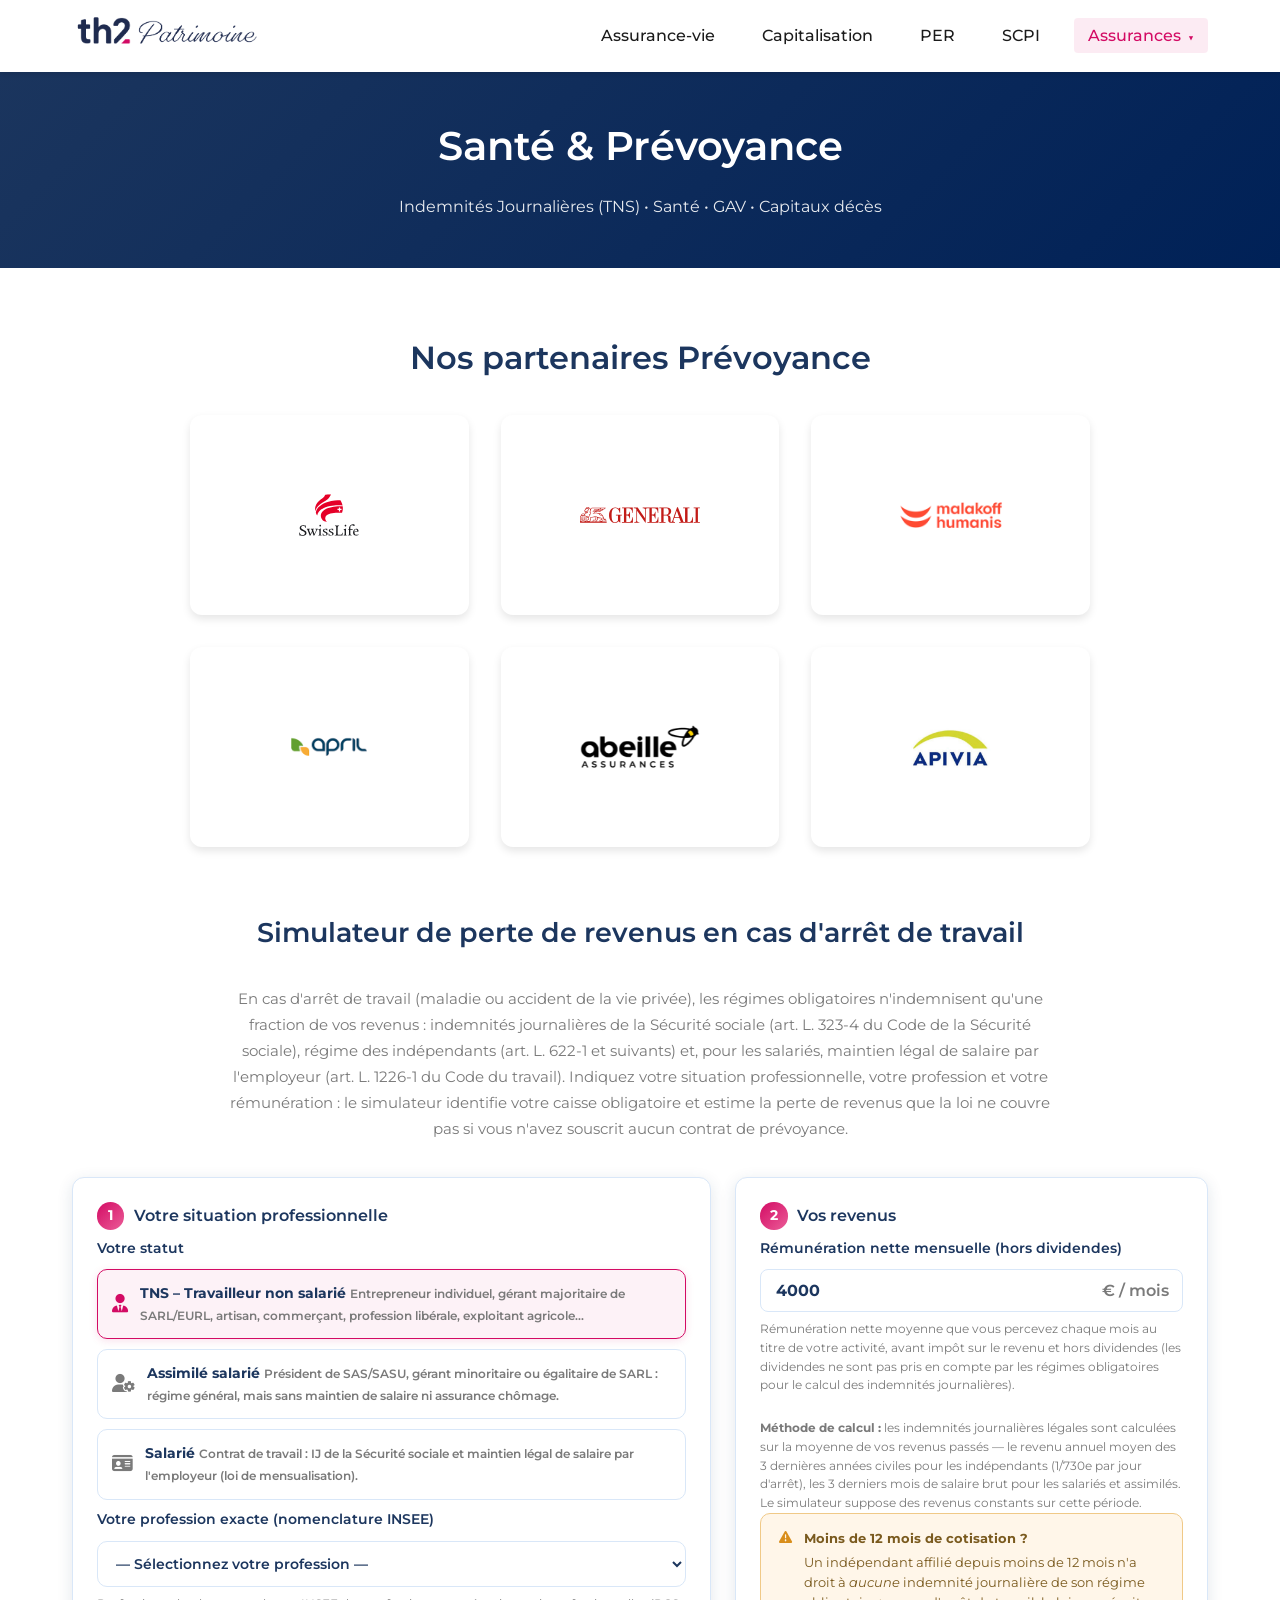
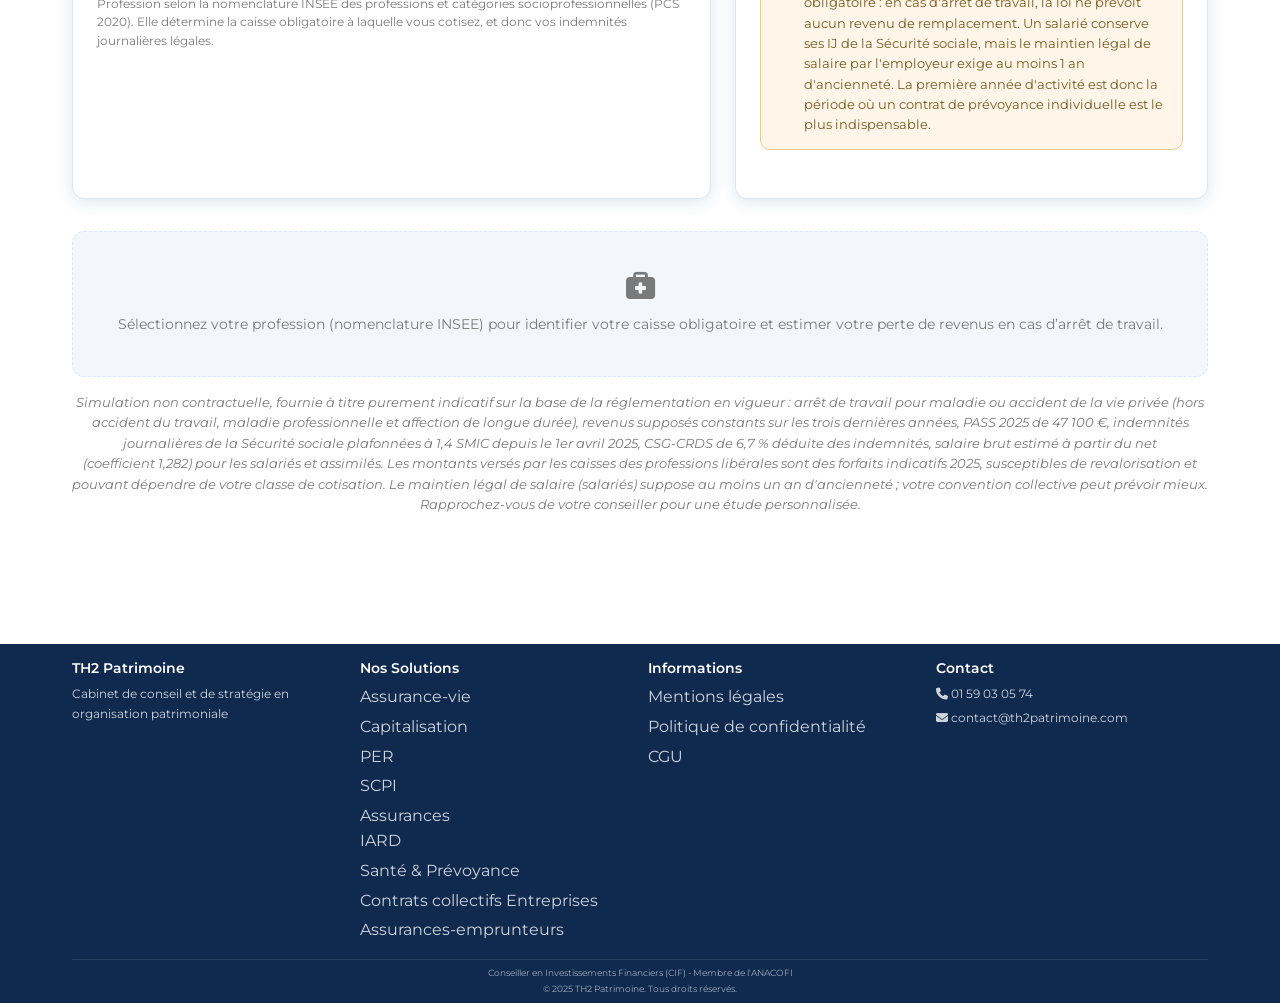
<file: pages/assurances-prevoyances.html>
<!DOCTYPE html>
<html lang="fr">
<head>
    <meta charset="UTF-8">
    <meta name="viewport" content="width=device-width, initial-scale=1.0">
    <title>Santé &amp; Prévoyance | TH2 Patrimoine</title>
    <link rel="stylesheet" href="../css/styles.css">
    <link rel="stylesheet" href="https://cdnjs.cloudflare.com/ajax/libs/font-awesome/6.4.0/css/all.min.css">
    <link rel="preconnect" href="https://fonts.googleapis.com">
    <link rel="preconnect" href="https://fonts.gstatic.com" crossorigin>
    <link rel="stylesheet" href="https://fonts.googleapis.com/css2?family=Montserrat:wght@400;500;600;700;800&display=swap">
</head>
<body>
    <!-- Header -->
    <header class="header">
        <div class="container">
            <div class="logo">
                <a href="../index.html"><img src="../assets/logo-th2-patrimoine.png" alt="TH2 Patrimoine" width="228" height="48"></a>
            </div>
            <nav class="main-nav">
                <ul>
                    <li><a href="assurance-vie.html">Assurance-vie</a></li>
                    <li><a href="capitalisation.html">Capitalisation</a></li>
                    <li><a href="per.html">PER</a></li>
                    <li><a href="scpi.html">SCPI</a></li>
                    <li class="dropdown">
                        <a href="assurances.html" class="active">Assurances</a>
                        <ul class="dropdown-menu">
                            <li><a href="assurances-iard.html">IARD</a></li>
                            <li><a href="assurances-prevoyances.html" class="active">Santé &amp; Prévoyance</a></li>
                            <li><a href="assurances-entreprises.html">Contrats collectifs Entreprises</a></li>
                            <li><a href="assurances-emprunteurs.html">Assurances-emprunteurs</a></li>
                        </ul>
                    </li>
                </ul>
                <button class="mobile-menu-btn" type="button" aria-label="Ouvrir le menu de navigation" aria-expanded="false">
                    <i class="fas fa-bars"></i>
                </button>
            </nav>
        </div>
    </header>

    <!-- Product Header -->
    <section class="product-header">
        <div class="container">
            <h1>Santé &amp; Prévoyance</h1>
            <p>Indemnités Journalières (TNS) • Santé • GAV • Capitaux décès</p>
        </div>
    </section>

    <!-- Main Content -->
    <main class="product-content prevoyance-page">
        <div class="container">
            <!-- Partenaires Prévoyance -->
            <section class="product-section partners-section">
                <h2>Nos partenaires Prévoyance</h2>
                <div class="partners-grid">
                    <div class="partner-card">
                        <div class="partner-logo">
                            <img src="../assets/logos/swisslife.svg" alt="Logo SwissLife" loading="lazy" width="120" height="44">
                        </div>
                    </div>
                    <div class="partner-card">
                        <div class="partner-logo">
                            <img src="../assets/logos/generali.svg" alt="Logo Generali" loading="lazy" width="120" height="44">
                        </div>
                    </div>
                    <div class="partner-card">
                        <div class="partner-logo">
                            <img src="../assets/logos/malakoff-humanis.png" alt="Logo Malakoff Humanis" class="logo-lg" loading="lazy" width="110" height="64">
                        </div>
                    </div>
                    <div class="partner-card">
                        <div class="partner-logo">
                            <img src="../assets/logos/april.png" alt="Logo April" class="logo-lg" loading="lazy" width="102" height="64">
                        </div>
                    </div>
                    <div class="partner-card">
                        <div class="partner-logo">
                            <img src="../assets/logos/abeille-assurances.png" alt="Logo Abeille Assurances" loading="lazy" width="120" height="44">
                        </div>
                    </div>
                    <div class="partner-card">
                        <div class="partner-logo">
                            <img src="../assets/logos/apivia.jpg" alt="Logo Apivia" loading="lazy" width="120" height="44">
                        </div>
                    </div>
                </div>
            </section>

            <!-- Simulateur de perte de revenus en cas d'arrêt de travail -->
            <section class="product-section simulator-section" id="simulateur">
                <h2>Simulateur de perte de revenus en cas d'arrêt de travail</h2>
                <p class="section-title">En cas d'arrêt de travail (maladie ou accident de la vie privée), les régimes obligatoires n'indemnisent qu'une fraction de vos revenus&nbsp;: indemnités journalières de la Sécurité sociale (art. L.&nbsp;323-4 du Code de la Sécurité sociale), régime des indépendants (art. L.&nbsp;622-1 et suivants) et, pour les salariés, maintien légal de salaire par l'employeur (art. L.&nbsp;1226-1 du Code du travail). Indiquez votre situation professionnelle, votre profession et votre rémunération&nbsp;: le simulateur identifie votre caisse obligatoire et estime la perte de revenus que la loi ne couvre pas si vous n'avez souscrit aucun contrat de prévoyance.</p>

                <div class="simulator">
                    <div class="sim-config">
                        <div class="sim-block sim-params-block">
                            <h3><span class="sim-step">1</span> Votre situation professionnelle</h3>

                            <fieldset class="sim-strategy sim-field">
                                <legend>Votre statut</legend>
                                <label class="sim-strategy-option">
                                    <input type="radio" name="prev-statut" value="tns" checked>
                                    <span class="sim-strategy-card">
                                        <i class="fas fa-user-tie" aria-hidden="true"></i>
                                        <span>
                                            <strong>TNS &ndash; Travailleur non salarié</strong>
                                            <small>Entrepreneur individuel, gérant majoritaire de SARL/EURL, artisan, commerçant, profession libérale, exploitant agricole&hellip;</small>
                                        </span>
                                    </span>
                                </label>
                                <label class="sim-strategy-option">
                                    <input type="radio" name="prev-statut" value="assimile">
                                    <span class="sim-strategy-card">
                                        <i class="fas fa-user-gear" aria-hidden="true"></i>
                                        <span>
                                            <strong>Assimilé salarié</strong>
                                            <small>Président de SAS/SASU, gérant minoritaire ou égalitaire de SARL&nbsp;: régime général, mais sans maintien de salaire ni assurance chômage.</small>
                                        </span>
                                    </span>
                                </label>
                                <label class="sim-strategy-option">
                                    <input type="radio" name="prev-statut" value="salarie">
                                    <span class="sim-strategy-card">
                                        <i class="fas fa-id-card" aria-hidden="true"></i>
                                        <span>
                                            <strong>Salarié</strong>
                                            <small>Contrat de travail&nbsp;: IJ de la Sécurité sociale et maintien légal de salaire par l'employeur (loi de mensualisation).</small>
                                        </span>
                                    </span>
                                </label>
                            </fieldset>

                            <div id="prev-tns-bloc">
                                <div class="sim-field">
                                    <label for="prev-profession">Votre profession exacte (nomenclature INSEE)</label>
                                    <select id="prev-profession" class="sim-select">
                                        <option value="">&mdash; Sélectionnez votre profession &mdash;</option>
                                        <optgroup label="Agriculteurs exploitants (PCS 10)">
                                            <option value="msa">Agriculteur, éleveur, viticulteur exploitant</option>
                                        </optgroup>
                                        <optgroup label="Artisans (PCS 21)">
                                            <option value="ssi">Artisan du bâtiment et des travaux publics</option>
                                            <option value="ssi">Artisan de fabrication, de production alimentaire</option>
                                            <option value="ssi">Artisan de services (coiffure, taxi, réparation&hellip;)</option>
                                        </optgroup>
                                        <optgroup label="Commerçants et assimilés (PCS 22)">
                                            <option value="ssi">Commerçant de détail ou de gros</option>
                                            <option value="ssi">Hôtelier, restaurateur, cafetier</option>
                                            <option value="ssi">Agent immobilier, intermédiaire de commerce</option>
                                        </optgroup>
                                        <optgroup label="Chefs d'entreprise (PCS 23)">
                                            <option value="ssi">Chef d'entreprise, gérant majoritaire de SARL/EURL</option>
                                        </optgroup>
                                        <optgroup label="Professions libérales de santé (PCS 31 &ndash; 43)">
                                            <option value="carmf">Médecin libéral, généraliste ou spécialiste (PCS 311a/b)</option>
                                            <option value="carcdsf_d">Chirurgien-dentiste (PCS 311c)</option>
                                            <option value="carcdsf_sf">Sage-femme libérale</option>
                                            <option value="cavp">Pharmacien titulaire d'officine</option>
                                            <option value="carpv">Vétérinaire (PCS 311e)</option>
                                            <option value="carpimko">Infirmier libéral</option>
                                            <option value="carpimko">Masseur-kinésithérapeute, orthophoniste, orthoptiste, pédicure-podologue</option>
                                            <option value="cipav">Psychologue, psychothérapeute (PCS 311d)</option>
                                            <option value="cipav">Ostéopathe, chiropracteur, diététicien</option>
                                        </optgroup>
                                        <optgroup label="Professions libérales juridiques et techniques (PCS 31 &ndash; 37)">
                                            <option value="cnbf">Avocat (PCS 312a)</option>
                                            <option value="cprn">Notaire</option>
                                            <option value="cavom">Commissaire de justice (huissier), greffier de tribunal de commerce</option>
                                            <option value="cavec">Expert-comptable, commissaire aux comptes</option>
                                            <option value="cavamac">Agent général d'assurance</option>
                                            <option value="cipav">Architecte, maître d'&oelig;uvre, géomètre-expert</option>
                                            <option value="cipav">Ingénieur-conseil, expert technique</option>
                                            <option value="cipav">Moniteur de ski, guide de haute montagne</option>
                                        </optgroup>
                                        <optgroup label="Autres indépendants">
                                            <option value="ssi">Profession libérale non réglementée (consultant, formateur, développeur, coach&hellip;)</option>
                                            <option value="ssi">Micro-entrepreneur (activité artisanale, commerciale ou libérale non réglementée)</option>
                                        </optgroup>
                                    </select>
                                    <p class="sim-field-hint">Profession selon la nomenclature INSEE des professions et catégories socioprofessionnelles (PCS 2020). Elle détermine la caisse obligatoire à laquelle vous cotisez, et donc vos indemnités journalières légales.</p>
                                </div>
                                <div class="sim-caisse" id="prev-caisse" hidden></div>
                            </div>
                        </div>

                        <div class="sim-block sim-params-block">
                            <h3><span class="sim-step">2</span> Vos revenus</h3>

                            <div class="sim-field">
                                <label for="prev-remu">Rémunération nette mensuelle (hors dividendes)</label>
                                <div class="sim-input-suffix">
                                    <input type="number" id="prev-remu" min="0" step="100" value="4000" inputmode="numeric">
                                    <span>€ / mois</span>
                                </div>
                                <p class="sim-field-hint">Rémunération nette moyenne que vous percevez chaque mois au titre de votre activité, avant impôt sur le revenu et hors dividendes (les dividendes ne sont pas pris en compte par les régimes obligatoires pour le calcul des indemnités journalières).</p>
                            </div>

                            <div class="sim-field">
                                <p class="sim-field-hint"><strong>Méthode de calcul&nbsp;:</strong> les indemnités journalières légales sont calculées sur la moyenne de vos revenus passés&nbsp;&mdash; le revenu annuel moyen des 3&nbsp;dernières années civiles pour les indépendants (1/730e par jour d'arrêt), les 3&nbsp;derniers mois de salaire brut pour les salariés et assimilés. Le simulateur suppose des revenus constants sur cette période.</p>
                                <div class="sim-warning"><i class="fas fa-triangle-exclamation" aria-hidden="true"></i><div>
                                    <strong>Moins de 12&nbsp;mois de cotisation&nbsp;?</strong>Un indépendant affilié depuis moins de 12&nbsp;mois n'a droit à <em>aucune</em> indemnité journalière de son régime obligatoire&nbsp;: en cas d'arrêt de travail, la loi ne prévoit aucun revenu de remplacement. Un salarié conserve ses IJ de la Sécurité sociale, mais le maintien légal de salaire par l'employeur exige au moins 1&nbsp;an d'ancienneté. La première année d'activité est donc la période où un contrat de prévoyance individuelle est le plus indispensable.
                                </div></div>
                            </div>
                        </div>
                    </div>

                    <div class="sim-results" id="prev-results" aria-live="polite"></div>

                    <p class="partners-note">Simulation non contractuelle, fournie à titre purement indicatif sur la base de la réglementation en vigueur&nbsp;: arrêt de travail pour maladie ou accident de la vie privée (hors accident du travail, maladie professionnelle et affection de longue durée), revenus supposés constants sur les trois dernières années, PASS 2025 de 47&nbsp;100&nbsp;€, indemnités journalières de la Sécurité sociale plafonnées à 1,4&nbsp;SMIC depuis le 1er&nbsp;avril&nbsp;2025, CSG-CRDS de 6,7&nbsp;% déduite des indemnités, salaire brut estimé à partir du net (coefficient&nbsp;1,282) pour les salariés et assimilés. Les montants versés par les caisses des professions libérales sont des forfaits indicatifs 2025, susceptibles de revalorisation et pouvant dépendre de votre classe de cotisation. Le maintien légal de salaire (salariés) suppose au moins un an d'ancienneté&nbsp;; votre convention collective peut prévoir mieux. Rapprochez-vous de votre conseiller pour une étude personnalisée.</p>
                </div>
            </section>
        </div>
    </main>

    <!-- Footer -->
    <footer class="footer">
        <div class="container">
            <div class="footer-content">
                <div class="footer-section">
                    <h3>TH2 Patrimoine</h3>
                    <p>Cabinet de conseil et de stratégie en organisation patrimoniale</p>
                </div>
                <div class="footer-section">
                    <h3>Nos Solutions</h3>
                    <ul>
                        <li><a href="assurance-vie.html">Assurance-vie</a></li>
                        <li><a href="capitalisation.html">Capitalisation</a></li>
                        <li><a href="per.html">PER</a></li>
                        <li><a href="scpi.html">SCPI</a></li>
                        <li><a href="assurances.html">Assurances</a>
                            <ul>
                                <li><a href="assurances-iard.html">IARD</a></li>
                                <li><a href="assurances-prevoyances.html">Santé &amp; Prévoyance</a></li>
                                <li><a href="assurances-entreprises.html">Contrats collectifs Entreprises</a></li>
                            <li><a href="assurances-emprunteurs.html">Assurances-emprunteurs</a></li>
                            </ul>
                        </li>
                    </ul>
                </div>
                <div class="footer-section">
                    <h3>Informations</h3>
                    <ul>
                        <li><a href="#">Mentions légales</a></li>
                        <li><a href="#">Politique de confidentialité</a></li>
                        <li><a href="#">CGU</a></li>
                    </ul>
                </div>
                <div class="footer-section">
                    <h3>Contact</h3>
                    <p><i class="fas fa-phone"></i> 01 59 03 05 74</p>
                    <p><i class="fas fa-envelope"></i> contact@th2patrimoine.com</p>
                </div>
            </div>
            <div class="footer-bottom">
                <p>Conseiller en Investissements Financiers (CIF) - Membre de l'ANACOFI</p>
                <p>&copy; 2025 TH2 Patrimoine. Tous droits réservés.</p>
            </div>
        </div>
    </footer>

    <!-- Back to Top -->
    <a href="#" class="back-to-top">
        <i class="fas fa-chevron-up"></i>
    </a>

    <script src="../js/main.js"></script>
    <script src="../js/prevoyance-simulateur.js"></script>
</body>
</html>
</file>
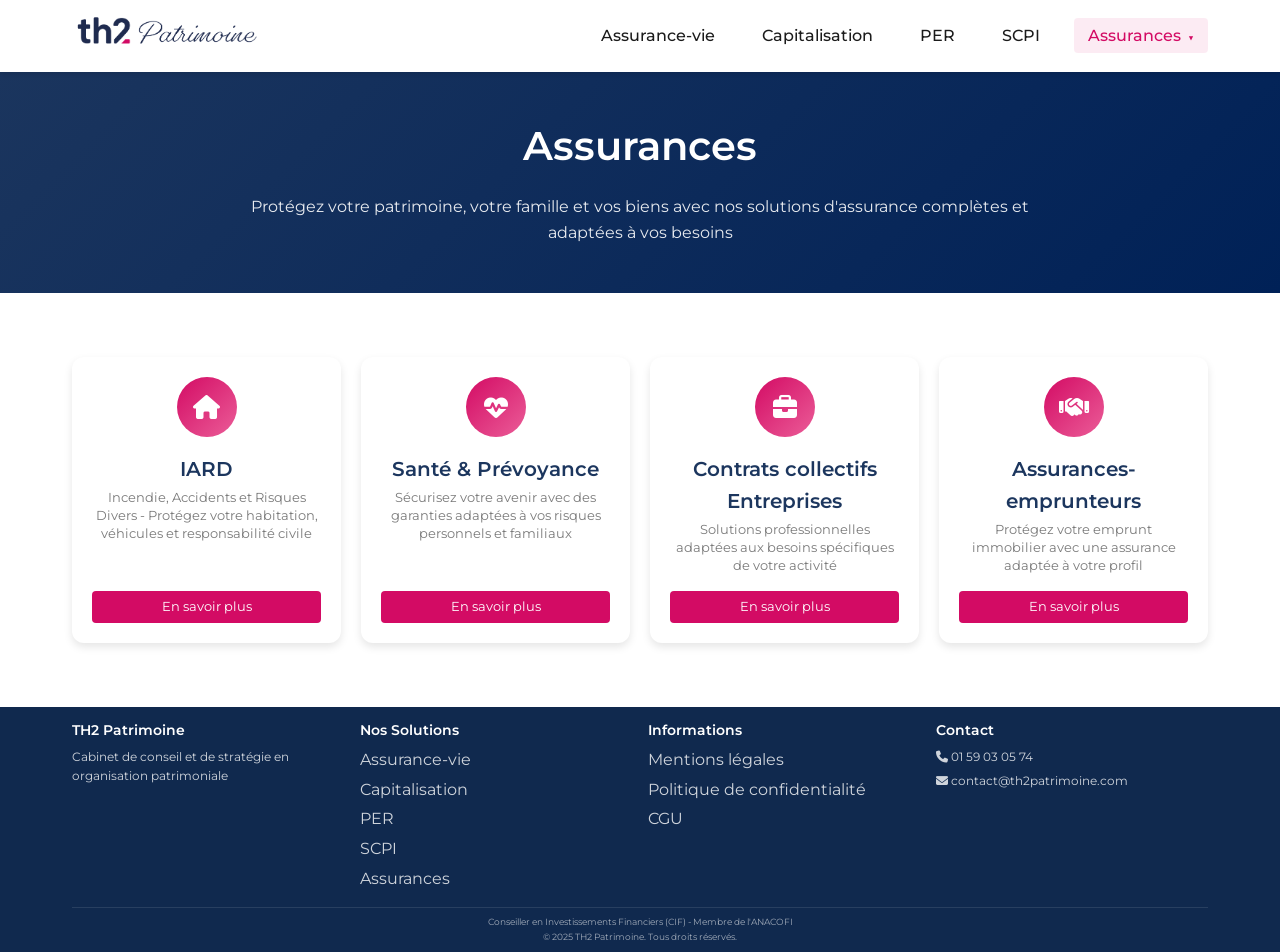
<file: pages/assurances.html>
<!DOCTYPE html>
<html lang="fr">
<head>
    <meta charset="UTF-8">
    <meta name="viewport" content="width=device-width, initial-scale=1.0">
    <title>Assurances | TH2 Patrimoine</title>
    <link rel="stylesheet" href="../css/styles.css">
    <link rel="stylesheet" href="https://cdnjs.cloudflare.com/ajax/libs/font-awesome/6.4.0/css/all.min.css">
    <link rel="preconnect" href="https://fonts.googleapis.com">
    <link rel="preconnect" href="https://fonts.gstatic.com" crossorigin>
    <link rel="stylesheet" href="https://fonts.googleapis.com/css2?family=Montserrat:wght@400;500;600;700;800&display=swap">
</head>
<body>
    <!-- Header -->
    <header class="header">
        <div class="container">
            <div class="logo">
                <a href="../index.html"><img src="../assets/logo-th2-patrimoine.png" alt="TH2 Patrimoine" width="228" height="48"></a>
            </div>
            <nav class="main-nav">
                <ul>
                    <li><a href="assurance-vie.html">Assurance-vie</a></li>
                    <li><a href="capitalisation.html">Capitalisation</a></li>
                    <li><a href="per.html">PER</a></li>
                    <li><a href="scpi.html">SCPI</a></li>
                    <li class="dropdown">
                        <a href="assurances.html" class="active">Assurances</a>
                        <ul class="dropdown-menu">
                            <li><a href="assurances-iard.html">IARD</a></li>
                            <li><a href="assurances-prevoyances.html">Santé &amp; Prévoyance</a></li>
                            <li><a href="assurances-entreprises.html">Contrats collectifs Entreprises</a></li>
                            <li><a href="assurances-emprunteurs.html">Assurances-emprunteurs</a></li>
                        </ul>
                    </li>
                </ul>
                <button class="mobile-menu-btn" type="button" aria-label="Ouvrir le menu de navigation" aria-expanded="false">
                    <i class="fas fa-bars"></i>
                </button>
            </nav>
        </div>
    </header>

    <!-- Product Header -->
    <section class="product-header">
        <div class="container">
            <h1>Assurances</h1>
            <p>Protégez votre patrimoine, votre famille et vos biens avec nos solutions d'assurance complètes et adaptées à vos besoins</p>
        </div>
    </section>

    <!-- Main Content -->
    <main class="product-content assurances-page">
        <div class="container">
            <div class="solutions-grid">
                <div class="solution-card">
                    <div class="card-icon">
                        <i class="fas fa-home"></i>
                    </div>
                    <h3>IARD</h3>
                    <p>Incendie, Accidents et Risques Divers - Protégez votre habitation, véhicules et responsabilité civile</p>
                    <a href="assurances-iard.html" class="btn-card">En savoir plus</a>
                </div>
                <div class="solution-card">
                    <div class="card-icon">
                        <i class="fas fa-heartbeat"></i>
                    </div>
                    <h3>Santé &amp; Prévoyance</h3>
                    <p>Sécurisez votre avenir avec des garanties adaptées à vos risques personnels et familiaux</p>
                    <a href="assurances-prevoyances.html" class="btn-card">En savoir plus</a>
                </div>
                <div class="solution-card">
                    <div class="card-icon">
                        <i class="fas fa-briefcase"></i>
                    </div>
                    <h3>Contrats collectifs Entreprises</h3>
                    <p>Solutions professionnelles adaptées aux besoins spécifiques de votre activité</p>
                    <a href="assurances-entreprises.html" class="btn-card">En savoir plus</a>
                </div>
                <div class="solution-card">
                    <div class="card-icon">
                        <i class="fas fa-handshake"></i>
                    </div>
                    <h3>Assurances-emprunteurs</h3>
                    <p>Protégez votre emprunt immobilier avec une assurance adaptée à votre profil</p>
                    <a href="assurances-emprunteurs.html" class="btn-card">En savoir plus</a>
                </div>
            </div>
        </div>
    </main>

    <!-- Footer -->
    <footer class="footer">
        <div class="container">
            <div class="footer-content">
                <div class="footer-section">
                    <h3>TH2 Patrimoine</h3>
                    <p>Cabinet de conseil et de stratégie en organisation patrimoniale</p>
                </div>
                <div class="footer-section">
                    <h3>Nos Solutions</h3>
                    <ul>
                        <li><a href="assurance-vie.html">Assurance-vie</a></li>
                        <li><a href="capitalisation.html">Capitalisation</a></li>
                        <li><a href="per.html">PER</a></li>
                        <li><a href="scpi.html">SCPI</a></li>
                        <li><a href="assurances.html">Assurances</a></li>
                    </ul>
                </div>
                <div class="footer-section">
                    <h3>Informations</h3>
                    <ul>
                        <li><a href="#">Mentions légales</a></li>
                        <li><a href="#">Politique de confidentialité</a></li>
                        <li><a href="#">CGU</a></li>
                    </ul>
                </div>
                <div class="footer-section">
                    <h3>Contact</h3>
                    <p><i class="fas fa-phone"></i> 01 59 03 05 74</p>
                    <p><i class="fas fa-envelope"></i> contact@th2patrimoine.com</p>
                </div>
            </div>
            <div class="footer-bottom">
                <p>Conseiller en Investissements Financiers (CIF) - Membre de l'ANACOFI</p>
                <p>&copy; 2025 TH2 Patrimoine. Tous droits réservés.</p>
            </div>
        </div>
    </footer>

    <!-- Back to Top -->
    <a href="#" class="back-to-top">
        <i class="fas fa-chevron-up"></i>
    </a>

    <script src="../js/main.js"></script>
</body>
</html>
</file>
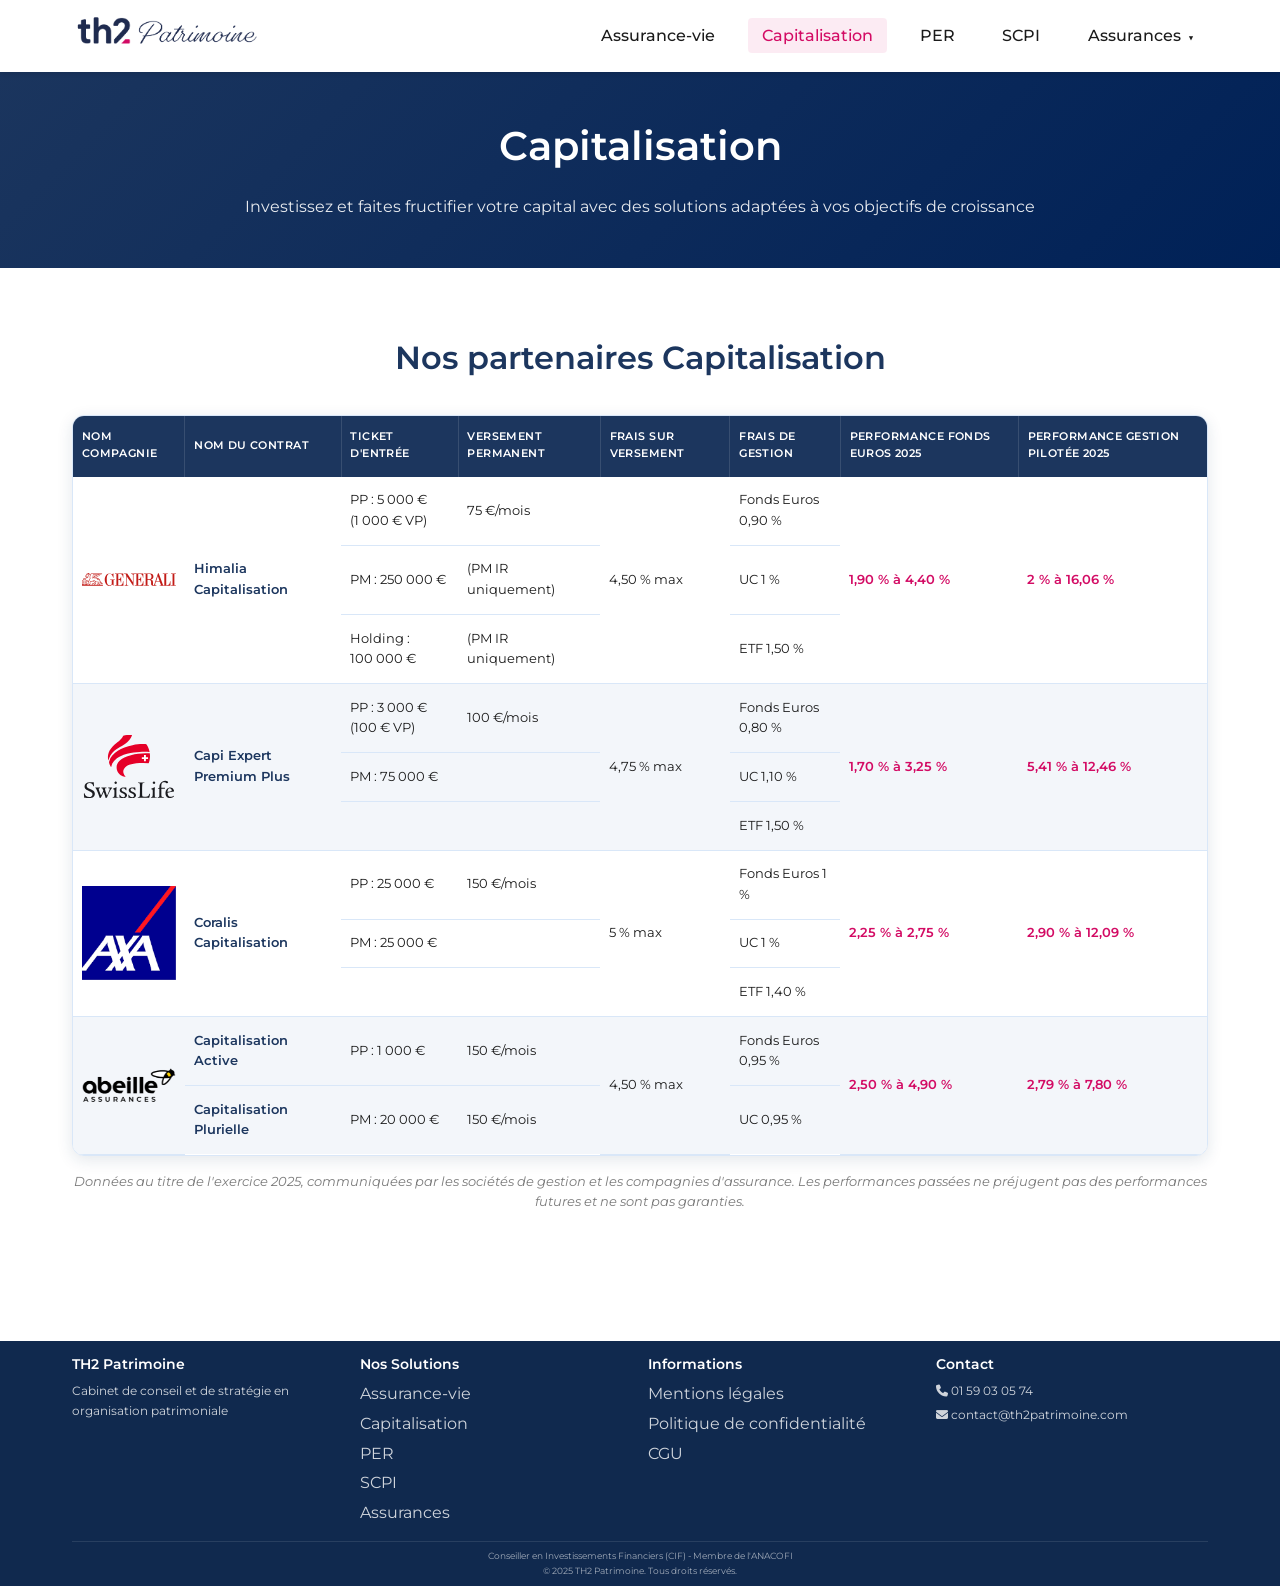
<file: pages/capitalisation.html>
<!DOCTYPE html>
<html lang="fr">
<head>
    <meta charset="UTF-8">
    <meta name="viewport" content="width=device-width, initial-scale=1.0">
    <title>Capitalisation | TH2 Patrimoine</title>
    <link rel="stylesheet" href="../css/styles.css">
    <link rel="stylesheet" href="https://cdnjs.cloudflare.com/ajax/libs/font-awesome/6.4.0/css/all.min.css">
    <link rel="preconnect" href="https://fonts.googleapis.com">
    <link rel="preconnect" href="https://fonts.gstatic.com" crossorigin>
    <link rel="stylesheet" href="https://fonts.googleapis.com/css2?family=Montserrat:wght@400;500;600;700;800&display=swap">
</head>
<body>
    <!-- Header -->
    <header class="header">
        <div class="container">
            <div class="logo">
                <a href="../index.html"><img src="../assets/logo-th2-patrimoine.png" alt="TH2 Patrimoine" width="228" height="48"></a>
            </div>
            <nav class="main-nav">
                <ul>
                    <li><a href="assurance-vie.html">Assurance-vie</a></li>
                    <li><a href="capitalisation.html" class="active">Capitalisation</a></li>
                    <li><a href="per.html">PER</a></li>
                    <li><a href="scpi.html">SCPI</a></li>
                    <li class="dropdown">
                        <a href="assurances.html">Assurances</a>
                        <ul class="dropdown-menu">
                            <li><a href="assurances-iard.html">IARD</a></li>
                            <li><a href="assurances-prevoyances.html">Santé &amp; Prévoyance</a></li>
                            <li><a href="assurances-entreprises.html">Contrats collectifs Entreprises</a></li>
                            <li><a href="assurances-emprunteurs.html">Assurances-emprunteurs</a></li>
                        </ul>
                    </li>
                </ul>
                <button class="mobile-menu-btn" type="button" aria-label="Ouvrir le menu de navigation" aria-expanded="false">
                    <i class="fas fa-bars"></i>
                </button>
            </nav>
        </div>
    </header>

    <!-- Product Header -->
    <section class="product-header">
        <div class="container">
            <h1>Capitalisation</h1>
            <p>Investissez et faites fructifier votre capital avec des solutions adaptées à vos objectifs de croissance</p>
        </div>
    </section>

    <!-- Main Content -->
    <main class="product-content">
        <div class="container">
            <!-- Produits distribués -->
            <section class="product-section partners-section" id="produits-distribues">
                <h2>Nos partenaires Capitalisation</h2>
                <div class="partners-table partners-table--fit">
                    <table>
                        <thead>
                            <tr>
                        <th class="col-partner">Nom compagnie</th>
                        <th>Nom du contrat</th>
                        <th>Ticket d'entrée</th>
                        <th>Versement permanent</th>
                        <th>Frais sur versement</th>
                        <th>Frais de gestion</th>
                        <th>Performance
fonds euros 2025</th>
                        <th>Performance
gestion pilotée 2025</th>
                            </tr>
                        </thead>
                        <tbody>
                    <tr class="partner-group partner-generali">
                        <td class="col-partner" rowspan="3"><div class="partner-brand"><img src="../assets/logos/generali.svg" alt="Logo Generali" loading="lazy" width="120" height="44"></div></td>
                        <td class="contract-name" rowspan="3">Himalia Capitalisation</td>
                        <td>PP : 5 000 €<br>(1 000 € VP)</td>
                        <td class="nowrap">75 €/mois</td>
                        <td class="nowrap" rowspan="3">4,50&nbsp;% max</td>
                        <td class="nowrap">Fonds Euros 0,90 %</td>
                        <td class="perf" rowspan="3">1,90 % à 4,40 %</td>
                        <td class="perf" rowspan="3">2 % à 16,06 %</td>
                    </tr>
                    <tr class="partner-group partner-generali">
                        <td class="nowrap">PM : 250 000 €</td>
                        <td class="nowrap">(PM IR uniquement)</td>
                        <td class="nowrap">UC 1 %</td>
                    </tr>
                    <tr class="partner-group partner-generali">
                        <td class="nowrap">Holding&nbsp;: 100&nbsp;000&nbsp;€</td>
                        <td class="nowrap">(PM IR uniquement)</td>
                        <td class="nowrap">ETF 1,50 %</td>
                    </tr>
                    <tr class="partner-group partner-swisslife">
                        <td class="col-partner" rowspan="3"><div class="partner-brand"><img src="../assets/logos/swisslife.svg" alt="Logo SwissLife" loading="lazy" width="120" height="44"></div></td>
                        <td class="contract-name" rowspan="3">Capi Expert Premium Plus</td>
                        <td>PP : 3 000 €<br>(100 € VP)</td>
                        <td class="nowrap">100 €/mois</td>
                        <td class="nowrap" rowspan="3">4,75&nbsp;% max</td>
                        <td class="nowrap">Fonds Euros 0,80 %</td>
                        <td class="perf" rowspan="3">1,70 % à 3,25 %</td>
                        <td class="perf" rowspan="3">5,41 % à 12,46 %</td>
                    </tr>
                    <tr class="partner-group partner-swisslife">
                        <td>PM : 75 000 €</td>
                        <td></td>
                        <td class="nowrap">UC 1,10 %</td>
                    </tr>
                    <tr class="partner-group partner-swisslife">
                        <td></td>
                        <td></td>
                        <td class="nowrap">ETF 1,50 %</td>
                    </tr>
                    <tr class="partner-group partner-axa">
                        <td class="col-partner" rowspan="3"><div class="partner-brand"><img src="../assets/logos/axa.png" alt="Logo Axa" loading="lazy" width="120" height="44"></div></td>
                        <td class="contract-name" rowspan="3">Coralis Capitalisation</td>
                        <td>PP : 25 000 €</td>
                        <td class="nowrap">150 €/mois</td>
                        <td class="nowrap" rowspan="3">5&nbsp;% max</td>
                        <td class="nowrap">Fonds Euros 1 %</td>
                        <td class="perf" rowspan="3">2,25 % à 2,75 %</td>
                        <td class="perf" rowspan="3">2,90 % à 12,09 %</td>
                    </tr>
                    <tr class="partner-group partner-axa">
                        <td>PM : 25 000 €</td>
                        <td></td>
                        <td class="nowrap">UC 1 %</td>
                    </tr>
                    <tr class="partner-group partner-axa">
                        <td></td>
                        <td></td>
                        <td class="nowrap">ETF 1,40 %</td>
                    </tr>
                    <tr class="partner-group partner-abeille">
                        <td class="col-partner" rowspan="2"><div class="partner-brand"><img src="../assets/logos/abeille-assurances.png" alt="Logo Abeille Assurances" loading="lazy" width="120" height="44"></div></td>
                        <td class="contract-name">Capitalisation Active</td>
                        <td>PP : 1 000 €</td>
                        <td class="nowrap">150 €/mois</td>
                        <td class="nowrap" rowspan="2">4,50&nbsp;% max</td>
                        <td class="nowrap">Fonds Euros 0,95 %</td>
                        <td class="perf" rowspan="2">2,50 % à 4,90 %</td>
                        <td class="perf" rowspan="2">2,79 % à 7,80 %</td>
                    </tr>
                    <tr class="partner-group partner-abeille">
                        <td class="contract-name">Capitalisation Plurielle</td>
                        <td>PM : 20 000 €</td>
                        <td class="nowrap">150 €/mois</td>
                        <td class="nowrap">UC 0,95 %</td>
                    </tr>
                        </tbody>
                    </table>
                </div>
                <p class="partners-note">Données au titre de l'exercice 2025, communiquées par les sociétés de gestion et les compagnies d'assurance. Les performances passées ne préjugent pas des performances futures et ne sont pas garanties.</p>
            </section>
        </div>
    </main>

    <!-- Footer -->
    <footer class="footer">
        <div class="container">
            <div class="footer-content">
                <div class="footer-section">
                    <h3>TH2 Patrimoine</h3>
                    <p>Cabinet de conseil et de stratégie en organisation patrimoniale</p>
                </div>
                <div class="footer-section">
                    <h3>Nos Solutions</h3>
                    <ul>
                        <li><a href="assurance-vie.html">Assurance-vie</a></li>
                        <li><a href="capitalisation.html">Capitalisation</a></li>
                        <li><a href="per.html">PER</a></li>
                        <li><a href="scpi.html">SCPI</a></li>
                        <li><a href="assurances.html">Assurances</a></li>
                    </ul>
                </div>
                <div class="footer-section">
                    <h3>Informations</h3>
                    <ul>
                        <li><a href="#">Mentions légales</a></li>
                        <li><a href="#">Politique de confidentialité</a></li>
                        <li><a href="#">CGU</a></li>
                    </ul>
                </div>
                <div class="footer-section">
                    <h3>Contact</h3>
                    <p><i class="fas fa-phone"></i> 01 59 03 05 74</p>
                    <p><i class="fas fa-envelope"></i> contact@th2patrimoine.com</p>
                </div>
            </div>
            <div class="footer-bottom">
                <p>Conseiller en Investissements Financiers (CIF) - Membre de l'ANACOFI</p>
                <p>&copy; 2025 TH2 Patrimoine. Tous droits réservés.</p>
            </div>
        </div>
    </footer>

    <!-- Back to Top -->
    <a href="#" class="back-to-top">
        <i class="fas fa-chevron-up"></i>
    </a>

    <script src="../js/main.js"></script>
</body>
</html>
</file>
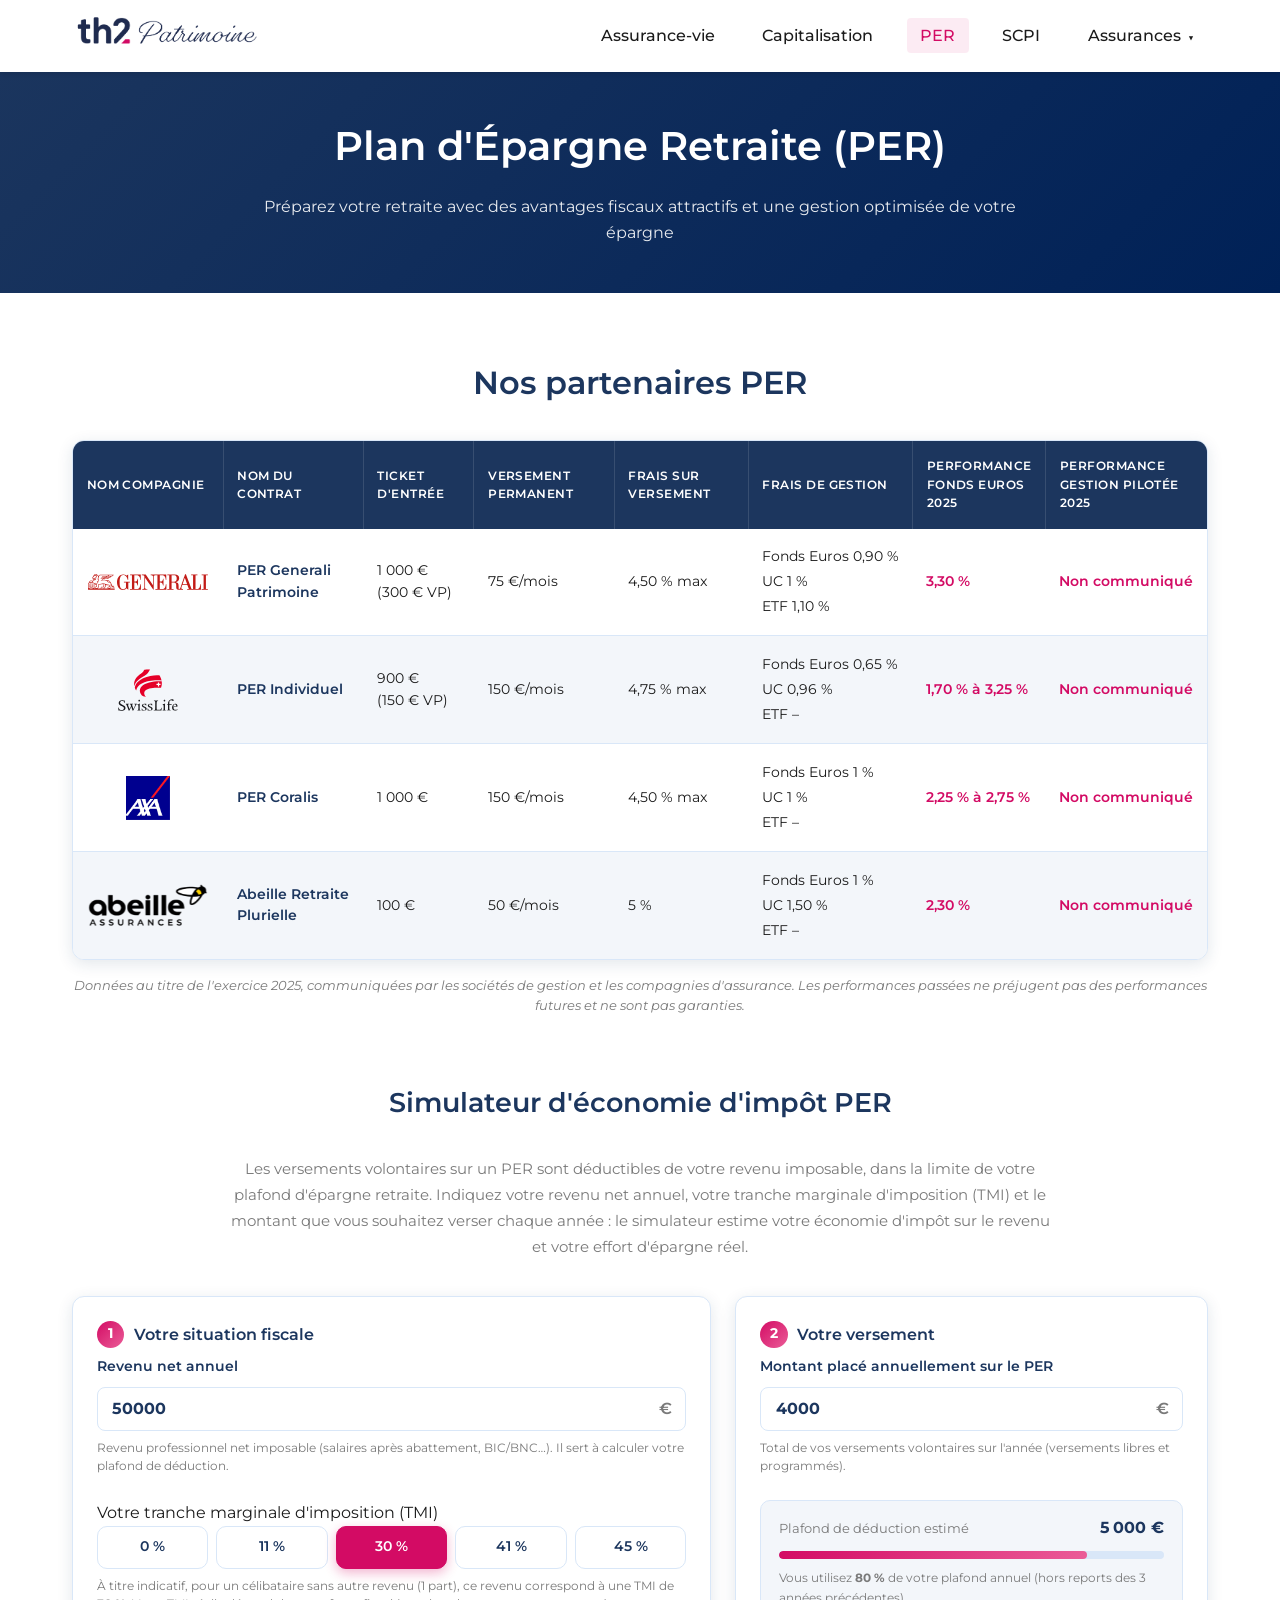
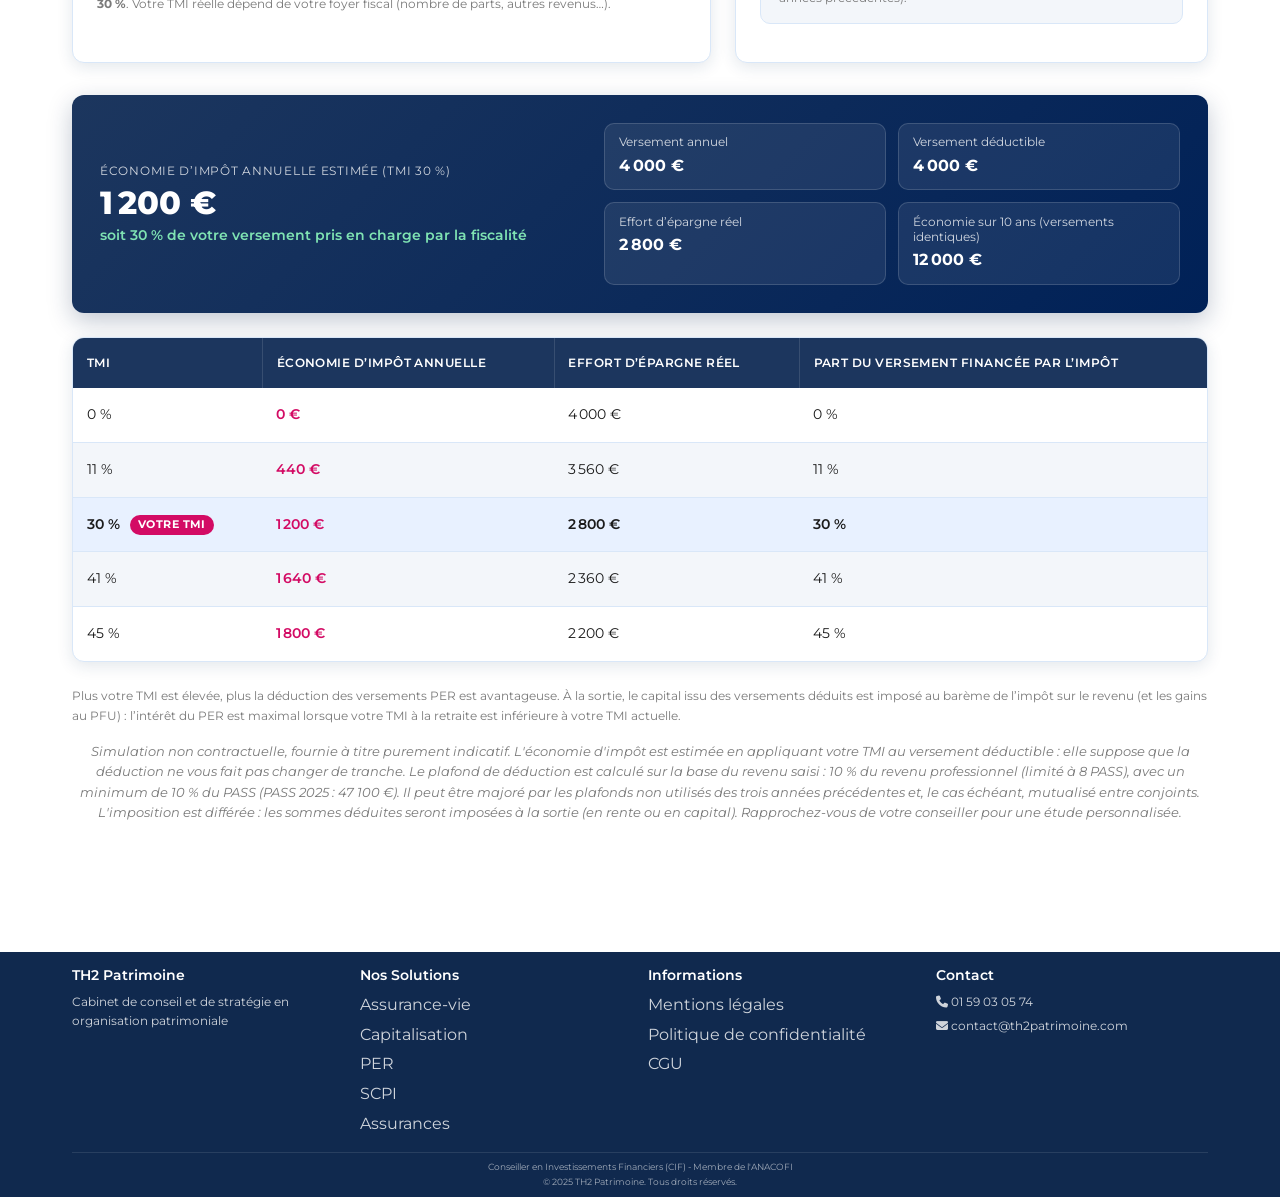
<file: pages/per.html>
<!DOCTYPE html>
<html lang="fr">
<head>
    <meta charset="UTF-8">
    <meta name="viewport" content="width=device-width, initial-scale=1.0">
    <title>PER - Plan d'Épargne Retraite | TH2 Patrimoine</title>
    <link rel="stylesheet" href="../css/styles.css">
    <link rel="stylesheet" href="https://cdnjs.cloudflare.com/ajax/libs/font-awesome/6.4.0/css/all.min.css">
    <link rel="preconnect" href="https://fonts.googleapis.com">
    <link rel="preconnect" href="https://fonts.gstatic.com" crossorigin>
    <link rel="stylesheet" href="https://fonts.googleapis.com/css2?family=Montserrat:wght@400;500;600;700;800&display=swap">
</head>
<body>
    <!-- Header -->
    <header class="header">
        <div class="container">
            <div class="logo">
                <a href="../index.html"><img src="../assets/logo-th2-patrimoine.png" alt="TH2 Patrimoine" width="228" height="48"></a>
            </div>
            <nav class="main-nav">
                <ul>
                    <li><a href="assurance-vie.html">Assurance-vie</a></li>
                    <li><a href="capitalisation.html">Capitalisation</a></li>
                    <li><a href="per.html" class="active">PER</a></li>
                    <li><a href="scpi.html">SCPI</a></li>
                    <li class="dropdown">
                        <a href="assurances.html">Assurances</a>
                        <ul class="dropdown-menu">
                            <li><a href="assurances-iard.html">IARD</a></li>
                            <li><a href="assurances-prevoyances.html">Santé &amp; Prévoyance</a></li>
                            <li><a href="assurances-entreprises.html">Contrats collectifs Entreprises</a></li>
                            <li><a href="assurances-emprunteurs.html">Assurances-emprunteurs</a></li>
                        </ul>
                    </li>
                </ul>
                <button class="mobile-menu-btn" type="button" aria-label="Ouvrir le menu de navigation" aria-expanded="false">
                    <i class="fas fa-bars"></i>
                </button>
            </nav>
        </div>
    </header>

    <!-- Product Header -->
    <section class="product-header">
        <div class="container">
            <h1>Plan d'Épargne Retraite (PER)</h1>
            <p>Préparez votre retraite avec des avantages fiscaux attractifs et une gestion optimisée de votre épargne</p>
        </div>
    </section>

    <!-- Main Content -->
    <main class="product-content">
        <div class="container">
            <!-- Produits distribués -->
            <section class="product-section partners-section" id="produits-distribues">
                <h2>Nos partenaires PER</h2>
                <div class="partners-table">
                    <table>
                        <thead>
                            <tr>
                        <th class="col-partner">Nom compagnie</th>
                        <th>Nom du contrat</th>
                        <th>Ticket d'entrée</th>
                        <th>Versement permanent</th>
                        <th>Frais sur versement</th>
                        <th>Frais de gestion</th>
                        <th>Performance
fonds euros 2025</th>
                        <th>Performance
gestion pilotée 2025</th>
                            </tr>
                        </thead>
                        <tbody>
                    <tr>
                        <td class="col-partner"><div class="partner-brand"><img src="../assets/logos/generali.svg" alt="Logo Generali" loading="lazy" width="120" height="44"></div></td>
                        <td class="contract-name">PER Generali Patrimoine</td>
                        <td>1 000 €<br>(300 € VP)</td>
                        <td class="nowrap">75 €/mois</td>
                        <td class="nowrap">4,50&nbsp;% max</td>
                        <td><ul class="fee-list"><li>Fonds Euros 0,90 %</li><li>UC 1 %</li><li>ETF 1,10 %</li></ul></td>
                        <td class="perf">3,30 %</td>
                        <td class="perf">Non communiqué</td>
                    </tr>
                    <tr>
                        <td class="col-partner"><div class="partner-brand"><img src="../assets/logos/swisslife.svg" alt="Logo SwissLife" loading="lazy" width="120" height="44"></div></td>
                        <td class="contract-name">PER Individuel</td>
                        <td>900 €<br>(150 € VP)</td>
                        <td class="nowrap">150 €/mois</td>
                        <td class="nowrap">4,75&nbsp;% max</td>
                        <td><ul class="fee-list"><li>Fonds Euros 0,65 %</li><li>UC 0,96 %</li><li>ETF –</li></ul></td>
                        <td class="perf">1,70 % à 3,25 %</td>
                        <td class="perf">Non communiqué</td>
                    </tr>
                    <tr>
                        <td class="col-partner"><div class="partner-brand"><img src="../assets/logos/axa.png" alt="Logo Axa" loading="lazy" width="120" height="44"></div></td>
                        <td class="contract-name">PER Coralis</td>
                        <td>1 000 €</td>
                        <td class="nowrap">150 €/mois</td>
                        <td class="nowrap">4,50&nbsp;% max</td>
                        <td><ul class="fee-list"><li>Fonds Euros 1 %</li><li>UC 1 %</li><li>ETF –</li></ul></td>
                        <td class="perf">2,25 % à 2,75 %</td>
                        <td class="perf">Non communiqué</td>
                    </tr>
                    <tr>
                        <td class="col-partner"><div class="partner-brand"><img src="../assets/logos/abeille-assurances.png" alt="Logo Abeille Assurances" loading="lazy" width="120" height="44"></div></td>
                        <td class="contract-name">Abeille Retraite Plurielle</td>
                        <td>100 €</td>
                        <td class="nowrap">50 €/mois</td>
                        <td class="nowrap">5&nbsp;%</td>
                        <td><ul class="fee-list"><li>Fonds Euros 1 %</li><li>UC 1,50 %</li><li>ETF –</li></ul></td>
                        <td class="perf">2,30 %</td>
                        <td class="perf">Non communiqué</td>
                    </tr>
                        </tbody>
                    </table>
                </div>
                <p class="table-hint">Faites glisser le tableau horizontalement pour afficher toutes les colonnes.</p>
                <p class="partners-note">Données au titre de l'exercice 2025, communiquées par les sociétés de gestion et les compagnies d'assurance. Les performances passées ne préjugent pas des performances futures et ne sont pas garanties.</p>
            </section>

            <!-- Simulateur d'économie d'impôt -->
            <section class="product-section simulator-section" id="simulateur">
                <h2>Simulateur d'économie d'impôt PER</h2>
                <p class="section-title">Les versements volontaires sur un PER sont déductibles de votre revenu imposable, dans la limite de votre plafond d'épargne retraite. Indiquez votre revenu net annuel, votre tranche marginale d'imposition (TMI) et le montant que vous souhaitez verser chaque année : le simulateur estime votre économie d'impôt sur le revenu et votre effort d'épargne réel.</p>

                <div class="simulator">
                    <div class="sim-config">
                        <div class="sim-block sim-params-block">
                            <h3><span class="sim-step">1</span> Votre situation fiscale</h3>

                            <div class="sim-field">
                                <label for="per-revenu">Revenu net annuel</label>
                                <div class="sim-input-suffix">
                                    <input type="number" id="per-revenu" min="0" step="1000" value="50000" inputmode="numeric">
                                    <span>€</span>
                                </div>
                                <p class="sim-field-hint">Revenu professionnel net imposable (salaires après abattement, BIC/BNC…). Il sert à calculer votre plafond de déduction.</p>
                            </div>

                            <fieldset class="sim-field sim-tmi">
                                <legend>Votre tranche marginale d'imposition (TMI)</legend>
                                <div class="sim-tmi-options" id="per-tmi-options">
                                    <label class="sim-tmi-option"><input type="radio" name="per-tmi" value="0"><span>0&nbsp;%</span></label>
                                    <label class="sim-tmi-option"><input type="radio" name="per-tmi" value="0.11"><span>11&nbsp;%</span></label>
                                    <label class="sim-tmi-option"><input type="radio" name="per-tmi" value="0.30" checked><span>30&nbsp;%</span></label>
                                    <label class="sim-tmi-option"><input type="radio" name="per-tmi" value="0.41"><span>41&nbsp;%</span></label>
                                    <label class="sim-tmi-option"><input type="radio" name="per-tmi" value="0.45"><span>45&nbsp;%</span></label>
                                </div>
                                <p class="sim-field-hint" id="per-tmi-hint"></p>
                            </fieldset>
                        </div>

                        <div class="sim-block sim-params-block">
                            <h3><span class="sim-step">2</span> Votre versement</h3>

                            <div class="sim-field">
                                <label for="per-versement">Montant placé annuellement sur le PER</label>
                                <div class="sim-input-suffix">
                                    <input type="number" id="per-versement" min="0" step="500" value="4000" inputmode="numeric">
                                    <span>€</span>
                                </div>
                                <p class="sim-field-hint">Total de vos versements volontaires sur l'année (versements libres et programmés).</p>
                            </div>

                            <div class="sim-plafond" id="per-plafond-box"></div>
                        </div>
                    </div>

                    <div class="sim-results" id="per-results" aria-live="polite"></div>

                    <p class="partners-note">Simulation non contractuelle, fournie à titre purement indicatif. L'économie d'impôt est estimée en appliquant votre TMI au versement déductible : elle suppose que la déduction ne vous fait pas changer de tranche. Le plafond de déduction est calculé sur la base du revenu saisi&nbsp;: 10&nbsp;% du revenu professionnel (limité à 8&nbsp;PASS), avec un minimum de 10&nbsp;% du PASS (PASS 2025&nbsp;: 47&nbsp;100&nbsp;€). Il peut être majoré par les plafonds non utilisés des trois années précédentes et, le cas échéant, mutualisé entre conjoints. L'imposition est différée&nbsp;: les sommes déduites seront imposées à la sortie (en rente ou en capital). Rapprochez-vous de votre conseiller pour une étude personnalisée.</p>
                </div>
            </section>
        </div>
    </main>

    <!-- Footer -->
    <footer class="footer">
        <div class="container">
            <div class="footer-content">
                <div class="footer-section">
                    <h3>TH2 Patrimoine</h3>
                    <p>Cabinet de conseil et de stratégie en organisation patrimoniale</p>
                </div>
                <div class="footer-section">
                    <h3>Nos Solutions</h3>
                    <ul>
                        <li><a href="assurance-vie.html">Assurance-vie</a></li>
                        <li><a href="capitalisation.html">Capitalisation</a></li>
                        <li><a href="per.html">PER</a></li>
                        <li><a href="scpi.html">SCPI</a></li>
                        <li><a href="assurances.html">Assurances</a></li>
                    </ul>
                </div>
                <div class="footer-section">
                    <h3>Informations</h3>
                    <ul>
                        <li><a href="#">Mentions légales</a></li>
                        <li><a href="#">Politique de confidentialité</a></li>
                        <li><a href="#">CGU</a></li>
                    </ul>
                </div>
                <div class="footer-section">
                    <h3>Contact</h3>
                    <p><i class="fas fa-phone"></i> 01 59 03 05 74</p>
                    <p><i class="fas fa-envelope"></i> contact@th2patrimoine.com</p>
                </div>
            </div>
            <div class="footer-bottom">
                <p>Conseiller en Investissements Financiers (CIF) - Membre de l'ANACOFI</p>
                <p>&copy; 2025 TH2 Patrimoine. Tous droits réservés.</p>
            </div>
        </div>
    </footer>

    <!-- Back to Top -->
    <a href="#" class="back-to-top">
        <i class="fas fa-chevron-up"></i>
    </a>

    <script src="../js/main.js"></script>
    <script src="../js/per-simulateur.js"></script>
</body>
</html>
</file>
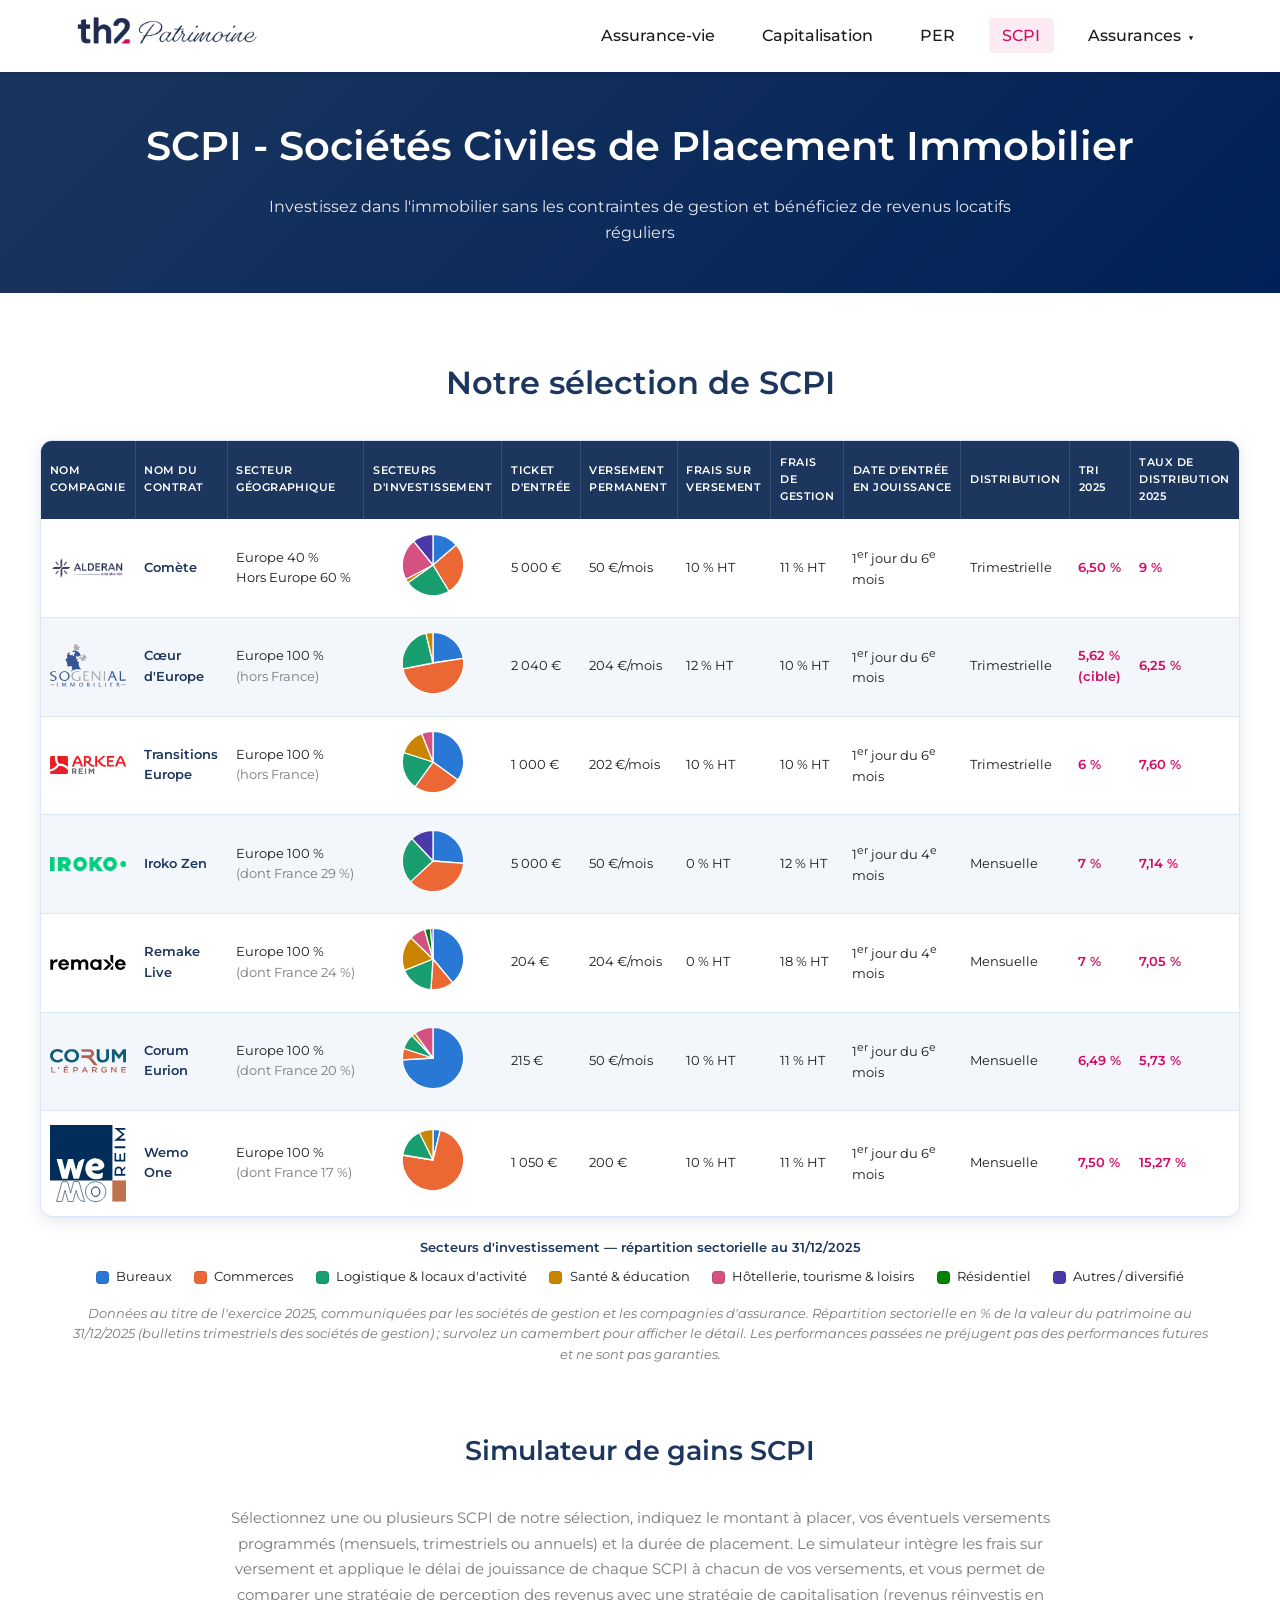
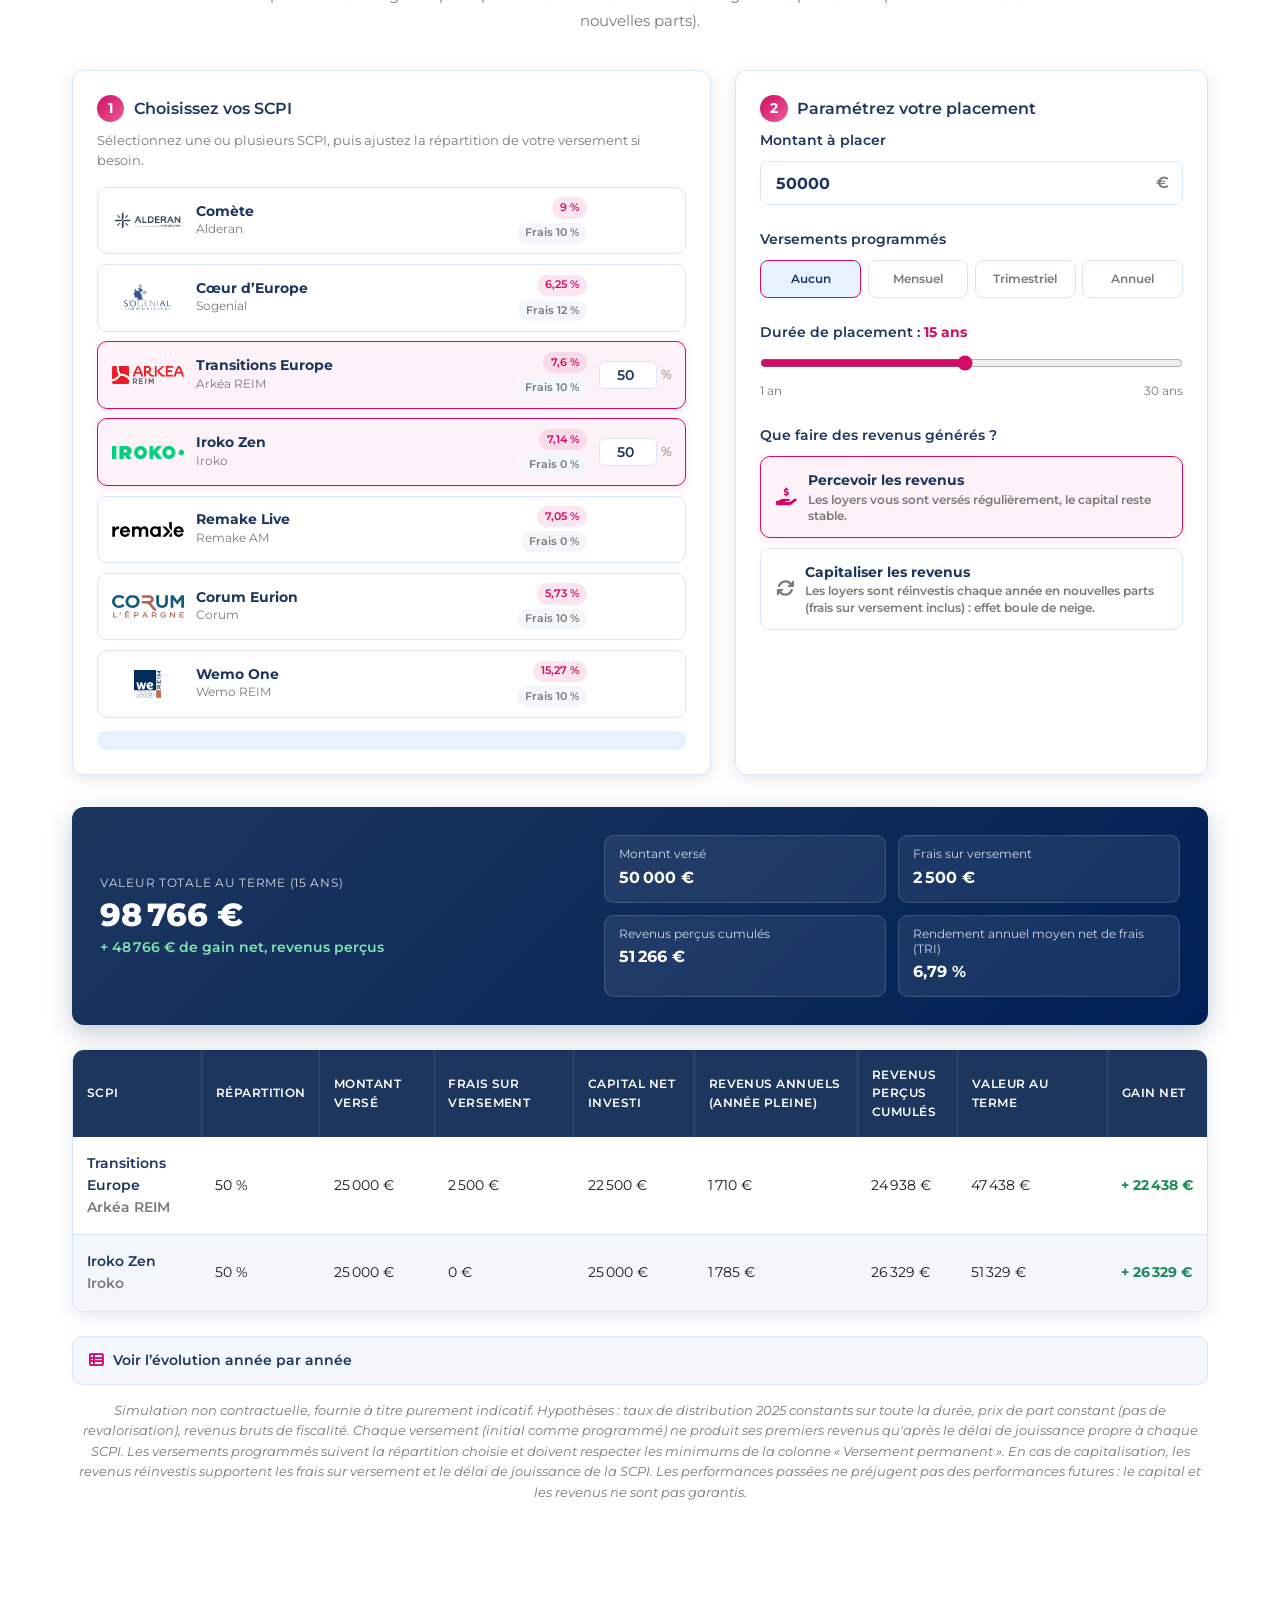
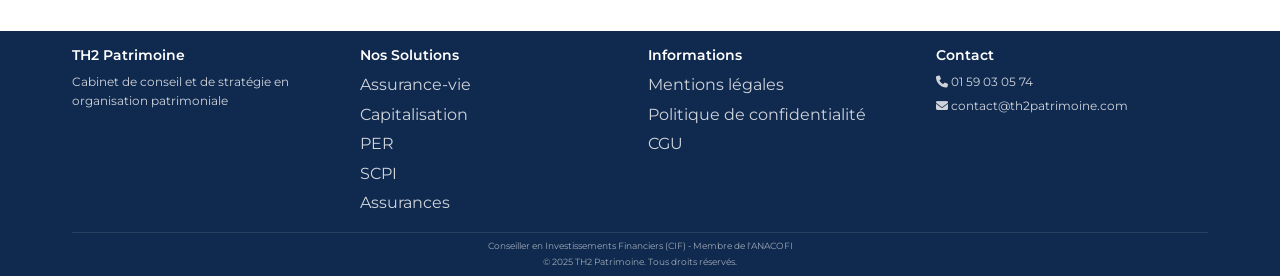
<file: pages/scpi.html>
<!DOCTYPE html>
<html lang="fr">
<head>
    <meta charset="UTF-8">
    <meta name="viewport" content="width=device-width, initial-scale=1.0">
    <title>SCPI - Sociétés Civiles de Placement Immobilier | TH2 Patrimoine</title>
    <link rel="stylesheet" href="../css/styles.css">
    <link rel="stylesheet" href="https://cdnjs.cloudflare.com/ajax/libs/font-awesome/6.4.0/css/all.min.css">
    <link rel="preconnect" href="https://fonts.googleapis.com">
    <link rel="preconnect" href="https://fonts.gstatic.com" crossorigin>
    <link rel="stylesheet" href="https://fonts.googleapis.com/css2?family=Montserrat:wght@400;500;600;700;800&display=swap">
</head>
<body>
    <!-- Header -->
    <header class="header">
        <div class="container">
            <div class="logo">
                <a href="../index.html"><img src="../assets/logo-th2-patrimoine.png" alt="TH2 Patrimoine" width="228" height="48"></a>
            </div>
            <nav class="main-nav">
                <ul>
                    <li><a href="assurance-vie.html">Assurance-vie</a></li>
                    <li><a href="capitalisation.html">Capitalisation</a></li>
                    <li><a href="per.html">PER</a></li>
                    <li><a href="scpi.html" class="active">SCPI</a></li>
                    <li class="dropdown">
                        <a href="assurances.html">Assurances</a>
                        <ul class="dropdown-menu">
                            <li><a href="assurances-iard.html">IARD</a></li>
                            <li><a href="assurances-prevoyances.html">Santé &amp; Prévoyance</a></li>
                            <li><a href="assurances-entreprises.html">Contrats collectifs Entreprises</a></li>
                            <li><a href="assurances-emprunteurs.html">Assurances-emprunteurs</a></li>
                        </ul>
                    </li>
                </ul>
                <button class="mobile-menu-btn" type="button" aria-label="Ouvrir le menu de navigation" aria-expanded="false">
                    <i class="fas fa-bars"></i>
                </button>
            </nav>
        </div>
    </header>

    <!-- Product Header -->
    <section class="product-header">
        <div class="container">
            <h1>SCPI - Sociétés Civiles de Placement Immobilier</h1>
            <p>Investissez dans l'immobilier sans les contraintes de gestion et bénéficiez de revenus locatifs réguliers</p>
        </div>
    </section>

    <!-- Main Content -->
    <main class="product-content">
        <div class="container">
            <!-- Produits distribués -->
            <section class="product-section partners-section" id="produits-distribues">
                <h2>Notre sélection de SCPI</h2>
                <div class="partners-table partners-table--fit partners-table--scpi">
                    <table>
                        <thead>
                            <tr>
                        <th class="col-partner">Nom compagnie</th>
                        <th>Nom du contrat</th>
                        <th>Secteur géographique</th>
                        <th>Secteurs d'investissement</th>
                        <th>Ticket d'entrée</th>
                        <th>Versement permanent</th>
                        <th>Frais sur versement</th>
                        <th>Frais de<br>gestion</th>
                        <th>Date&nbsp;d'entrée<br>en&nbsp;jouissance</th>
                        <th>Distribution</th>
                        <th>TRI 2025</th>
                        <th>Taux de distribution 2025</th>
                            </tr>
                        </thead>
                        <tbody>
                    <tr>
                        <td class="col-partner"><div class="partner-brand"><img src="../assets/logos/alderan.png" alt="Logo Alderan" loading="lazy" width="120" height="44"></div></td>
                        <td class="contract-name">Comète</td>
                        <td class="nowrap">Europe 40&nbsp;%<br>Hors Europe 60&nbsp;%</td>
                        <td class="sector-cell"><div class="sector-pie" data-secteurs='{"bureaux":13.7,"commerces":27.6,"logistique":23.9,"sante":2.1,"hotellerie":21.8,"autres":10.9}' data-libelles='{"sante":"Éducation","hotellerie":"Hôtellerie &amp; loisirs","autres":"Actifs mixtes"}'></div></td>
                        <td class="nowrap">5 000 €</td>
                        <td class="nowrap">50 €/mois</td>
                        <td class="nowrap">10 % HT</td>
                        <td class="nowrap">11 % HT</td>
                        <td>1<sup>er</sup> jour du 6<sup>e</sup> mois</td>
                        <td class="nowrap">Trimestrielle</td>
                        <td class="perf">6,50&nbsp;%</td>
                        <td class="perf">9&nbsp;%</td>
                    </tr>
                    <tr>
                        <td class="col-partner"><div class="partner-brand"><img src="../assets/logos/sogenial.svg" alt="Logo Sogenial" loading="lazy" width="120" height="44"></div></td>
                        <td class="contract-name">Cœur d'Europe</td>
                        <td class="nowrap">Europe 100&nbsp;%<br><span class="muted">(hors France)</span></td>
                        <td class="sector-cell"><div class="sector-pie" data-secteurs='{"bureaux":22.6,"commerces":49.3,"logistique":24.3,"sante":3.7}'></div></td>
                        <td class="nowrap">2 040 €</td>
                        <td class="nowrap">204 €/mois</td>
                        <td class="nowrap">12 % HT</td>
                        <td class="nowrap">10 % HT</td>
                        <td>1<sup>er</sup> jour du 6<sup>e</sup> mois</td>
                        <td class="nowrap">Trimestrielle</td>
                        <td class="perf">5,62&nbsp;%<br>(cible)</td>
                        <td class="perf">6,25&nbsp;%</td>
                    </tr>
                    <tr>
                        <td class="col-partner"><div class="partner-brand"><img src="../assets/logos/arkea-reim.png" alt="Logo Arkéa REIM" loading="lazy" width="120" height="44"></div></td>
                        <td class="contract-name">Transitions Europe</td>
                        <td class="nowrap">Europe 100&nbsp;%<br><span class="muted">(hors France)</span></td>
                        <td class="sector-cell"><div class="sector-pie" data-secteurs='{"bureaux":35,"commerces":25,"logistique":20,"sante":14,"hotellerie":6}'></div></td>
                        <td class="nowrap">1 000 €</td>
                        <td class="nowrap">202 €/mois</td>
                        <td class="nowrap">10 % HT</td>
                        <td class="nowrap">10 % HT</td>
                        <td>1<sup>er</sup> jour du 6<sup>e</sup> mois</td>
                        <td class="nowrap">Trimestrielle</td>
                        <td class="perf">6&nbsp;%</td>
                        <td class="perf">7,60&nbsp;%</td>
                    </tr>
                    <tr>
                        <td class="col-partner"><div class="partner-brand"><img src="../assets/logos/iroko.webp" alt="Logo Iroko" loading="lazy" width="120" height="44"></div></td>
                        <td class="contract-name">Iroko Zen</td>
                        <td class="nowrap">Europe 100&nbsp;%<br><span class="muted">(dont&nbsp;France&nbsp;29&nbsp;%)</span></td>
                        <td class="sector-cell"><div class="sector-pie" data-secteurs='{"bureaux":26.2,"commerces":36.9,"logistique":24.9,"autres":12}' data-libelles='{"autres":"Santé, hôtellerie &amp; divers"}'></div></td>
                        <td class="nowrap">5 000 €</td>
                        <td class="nowrap">50 €/mois</td>
                        <td class="nowrap">0 % HT</td>
                        <td class="nowrap">12 % HT</td>
                        <td>1<sup>er</sup> jour du 4<sup>e</sup> mois</td>
                        <td class="nowrap">Mensuelle</td>
                        <td class="perf">7&nbsp;%</td>
                        <td class="perf">7,14&nbsp;%</td>
                    </tr>
                    <tr>
                        <td class="col-partner"><div class="partner-brand"><img src="../assets/logos/remake.svg" alt="Logo Remake AM" loading="lazy" width="120" height="44"></div></td>
                        <td class="contract-name">Remake Live</td>
                        <td class="nowrap">Europe 100&nbsp;%<br><span class="muted">(dont&nbsp;France&nbsp;24&nbsp;%)</span></td>
                        <td class="sector-cell"><div class="sector-pie" data-secteurs='{"bureaux":39,"commerces":12.1,"logistique":17.9,"sante":18.2,"hotellerie":8.4,"residentiel":3.1,"autres":1.3}'></div></td>
                        <td class="nowrap">204 €</td>
                        <td class="nowrap">204 €/mois</td>
                        <td class="nowrap">0 % HT</td>
                        <td class="nowrap">18 % HT</td>
                        <td>1<sup>er</sup> jour du 4<sup>e</sup> mois</td>
                        <td class="nowrap">Mensuelle</td>
                        <td class="perf">7&nbsp;%</td>
                        <td class="perf">7,05&nbsp;%</td>
                    </tr>
                    <tr>
                        <td class="col-partner"><div class="partner-brand"><img src="../assets/logos/corum.svg" alt="Logo Corum" loading="lazy" width="120" height="44"></div></td>
                        <td class="contract-name">Corum Eurion</td>
                        <td class="nowrap">Europe 100&nbsp;%<br><span class="muted">(dont&nbsp;France&nbsp;20&nbsp;%)</span></td>
                        <td class="sector-cell"><div class="sector-pie" data-secteurs='{"bureaux":74,"commerces":6,"logistique":8,"sante":2,"hotellerie":10}' data-libelles='{"logistique":"Logistique","sante":"Éducation","hotellerie":"Hôtellerie"}'></div></td>
                        <td class="nowrap">215 €</td>
                        <td class="nowrap">50 €/mois</td>
                        <td class="nowrap">10 % HT</td>
                        <td class="nowrap">11 % HT</td>
                        <td>1<sup>er</sup> jour du 6<sup>e</sup> mois</td>
                        <td class="nowrap">Mensuelle</td>
                        <td class="perf">6,49&nbsp;%</td>
                        <td class="perf">5,73&nbsp;%</td>
                    </tr>
                    <tr>
                        <td class="col-partner"><div class="partner-brand"><img src="../assets/logos/wemo.svg" alt="Logo Wemo REIM" loading="lazy" width="120" height="44"></div></td>
                        <td class="contract-name">Wemo One</td>
                        <td class="nowrap">Europe 100&nbsp;%<br><span class="muted">(dont&nbsp;France&nbsp;17&nbsp;%)</span></td>
                        <td class="sector-cell"><div class="sector-pie" data-secteurs='{"bureaux":3.8,"commerces":73.8,"logistique":15.1,"sante":7.3}' data-libelles='{"logistique":"Locaux d’activité","sante":"Éducation"}'></div></td>
                        <td class="nowrap">1 050 €</td>
                        <td class="nowrap">200 €</td>
                        <td class="nowrap">10 % HT</td>
                        <td class="nowrap">11 % HT</td>
                        <td>1<sup>er</sup> jour du 6<sup>e</sup> mois</td>
                        <td class="nowrap">Mensuelle</td>
                        <td class="perf">7,50&nbsp;%</td>
                        <td class="perf">15,27&nbsp;%</td>
                    </tr>
                        </tbody>
                    </table>
                </div>
                <div class="sector-legend" aria-label="Légende des secteurs d'investissement">
                    <p class="sector-legend-title">Secteurs d'investissement — répartition sectorielle au 31/12/2025</p>
                    <ul class="sector-legend-items">
                        <li><span class="sector-swatch" style="background: var(--secteur-bureaux);"></span>Bureaux</li>
                        <li><span class="sector-swatch" style="background: var(--secteur-commerces);"></span>Commerces</li>
                        <li><span class="sector-swatch" style="background: var(--secteur-logistique);"></span>Logistique &amp; locaux d'activité</li>
                        <li><span class="sector-swatch" style="background: var(--secteur-sante);"></span>Santé &amp; éducation</li>
                        <li><span class="sector-swatch" style="background: var(--secteur-hotellerie);"></span>Hôtellerie, tourisme &amp; loisirs</li>
                        <li><span class="sector-swatch" style="background: var(--secteur-residentiel);"></span>Résidentiel</li>
                        <li><span class="sector-swatch" style="background: var(--secteur-autres);"></span>Autres / diversifié</li>
                    </ul>
                </div>
                <p class="partners-note">Données au titre de l'exercice 2025, communiquées par les sociétés de gestion et les compagnies d'assurance. Répartition sectorielle en % de la valeur du patrimoine au 31/12/2025 (bulletins trimestriels des sociétés de gestion) ; survolez un camembert pour afficher le détail. Les performances passées ne préjugent pas des performances futures et ne sont pas garanties.</p>
            </section>

            <!-- Simulateur de gains -->
            <section class="product-section simulator-section" id="simulateur">
                <h2>Simulateur de gains SCPI</h2>
                <p class="section-title">Sélectionnez une ou plusieurs SCPI de notre sélection, indiquez le montant à placer, vos éventuels versements programmés (mensuels, trimestriels ou annuels) et la durée de placement. Le simulateur intègre les frais sur versement et applique le délai de jouissance de chaque SCPI à chacun de vos versements, et vous permet de comparer une stratégie de perception des revenus avec une stratégie de capitalisation (revenus réinvestis en nouvelles parts).</p>

                <div class="simulator">
                    <div class="sim-config">
                        <div class="sim-block sim-scpi-block">
                            <h3><span class="sim-step">1</span> Choisissez vos SCPI</h3>
                            <p class="sim-block-hint">Sélectionnez une ou plusieurs SCPI, puis ajustez la répartition de votre versement si besoin.</p>
                            <div class="sim-scpi-list" id="sim-scpi-list"></div>
                            <div class="sim-alloc-status" id="sim-alloc-status" hidden></div>
                        </div>

                        <div class="sim-block sim-params-block">
                            <h3><span class="sim-step">2</span> Paramétrez votre placement</h3>

                            <div class="sim-field">
                                <label for="sim-montant">Montant à placer</label>
                                <div class="sim-input-suffix">
                                    <input type="number" id="sim-montant" min="0" step="1000" value="50000" inputmode="numeric">
                                    <span>€</span>
                                </div>
                            </div>

                            <fieldset class="sim-field sim-versements">
                                <legend>Versements programmés</legend>
                                <div class="sim-freq" role="radiogroup" aria-label="Fréquence des versements programmés">
                                    <label><input type="radio" name="sim-frequence" value="0" checked><span>Aucun</span></label>
                                    <label><input type="radio" name="sim-frequence" value="1"><span>Mensuel</span></label>
                                    <label><input type="radio" name="sim-frequence" value="3"><span>Trimestriel</span></label>
                                    <label><input type="radio" name="sim-frequence" value="12"><span>Annuel</span></label>
                                </div>
                                <div class="sim-input-suffix sim-versement-wrap" id="sim-versement-wrap" hidden>
                                    <input type="number" id="sim-versement" min="0" step="50" value="200" inputmode="numeric" aria-label="Montant de chaque versement programmé">
                                    <span id="sim-versement-suffix">€ / mois</span>
                                </div>
                                <p class="sim-field-hint" id="sim-versement-hint" hidden>Le montant est réparti entre les SCPI sélectionnées, sous réserve de respecter les minimums de la colonne «&nbsp;Versement permanent&nbsp;» du tableau ci-dessus.</p>
                            </fieldset>

                            <div class="sim-field">
                                <label for="sim-duree">Durée de placement : <output id="sim-duree-output" for="sim-duree">15 ans</output></label>
                                <input type="range" id="sim-duree" min="1" max="30" step="1" value="15">
                                <div class="sim-range-scale"><span>1 an</span><span>30 ans</span></div>
                            </div>

                            <fieldset class="sim-field sim-strategy">
                                <legend>Que faire des revenus générés ?</legend>
                                <label class="sim-strategy-option">
                                    <input type="radio" name="sim-capitalisation" value="percevoir" checked>
                                    <span class="sim-strategy-card">
                                        <i class="fas fa-hand-holding-dollar" aria-hidden="true"></i>
                                        <strong>Percevoir les revenus</strong>
                                        <small>Les loyers vous sont versés régulièrement, le capital reste stable.</small>
                                    </span>
                                </label>
                                <label class="sim-strategy-option">
                                    <input type="radio" name="sim-capitalisation" value="capitaliser">
                                    <span class="sim-strategy-card">
                                        <i class="fas fa-arrows-rotate" aria-hidden="true"></i>
                                        <strong>Capitaliser les revenus</strong>
                                        <small>Les loyers sont réinvestis chaque année en nouvelles parts (frais sur versement inclus) : effet boule de neige.</small>
                                    </span>
                                </label>
                            </fieldset>
                        </div>
                    </div>

                    <div class="sim-results" id="sim-results" aria-live="polite"></div>

                    <p class="partners-note">Simulation non contractuelle, fournie à titre purement indicatif. Hypothèses : taux de distribution 2025 constants sur toute la durée, prix de part constant (pas de revalorisation), revenus bruts de fiscalité. Chaque versement (initial comme programmé) ne produit ses premiers revenus qu'après le délai de jouissance propre à chaque SCPI. Les versements programmés suivent la répartition choisie et doivent respecter les minimums de la colonne «&nbsp;Versement permanent&nbsp;». En cas de capitalisation, les revenus réinvestis supportent les frais sur versement et le délai de jouissance de la SCPI. Les performances passées ne préjugent pas des performances futures : le capital et les revenus ne sont pas garantis.</p>
                </div>
            </section>
        </div>
    </main>

    <!-- Footer -->
    <footer class="footer">
        <div class="container">
            <div class="footer-content">
                <div class="footer-section">
                    <h3>TH2 Patrimoine</h3>
                    <p>Cabinet de conseil et de stratégie en organisation patrimoniale</p>
                </div>
                <div class="footer-section">
                    <h3>Nos Solutions</h3>
                    <ul>
                        <li><a href="assurance-vie.html">Assurance-vie</a></li>
                        <li><a href="capitalisation.html">Capitalisation</a></li>
                        <li><a href="per.html">PER</a></li>
                        <li><a href="scpi.html">SCPI</a></li>
                        <li><a href="assurances.html">Assurances</a></li>
                    </ul>
                </div>
                <div class="footer-section">
                    <h3>Informations</h3>
                    <ul>
                        <li><a href="#">Mentions légales</a></li>
                        <li><a href="#">Politique de confidentialité</a></li>
                        <li><a href="#">CGU</a></li>
                    </ul>
                </div>
                <div class="footer-section">
                    <h3>Contact</h3>
                    <p><i class="fas fa-phone"></i> 01 59 03 05 74</p>
                    <p><i class="fas fa-envelope"></i> contact@th2patrimoine.com</p>
                </div>
            </div>
            <div class="footer-bottom">
                <p>Conseiller en Investissements Financiers (CIF) - Membre de l'ANACOFI</p>
                <p>&copy; 2025 TH2 Patrimoine. Tous droits réservés.</p>
            </div>
        </div>
    </footer>

    <!-- Back to Top -->
    <a href="#" class="back-to-top">
        <i class="fas fa-chevron-up"></i>
    </a>

    <script src="../js/main.js"></script>
    <script src="../js/scpi-secteurs.js"></script>
    <script src="../js/scpi-simulateur.js"></script>
</body>
</html>
</file>
<file: css/styles.css>
/* TH2 Patrimoine - Styles CSS */

/* CSS Variables - Charte graphique th2patrimoine.com */
:root {
    /* Bleu nuit de marque */
    --primary-color: #1C365E;
    --primary-dark: #10294E;
    --primary-light: #19365F;
    --primary-deep: #002157;
    /* Magenta de marque (couleur d'accentuation du site) */
    --secondary-color: #D30B64;
    --secondary-dark: #A80850;
    --secondary-light: #EB5D98;
    --accent-color: #EB5D98;
    --white: #ffffff;
    --light-gray: #F3F6FA;
    --medium-gray: #D9E7F8;
    --pale-blue: #E8F1FF;
    --dark-gray: #7A7A7A;
    --text-primary: #1B1B1B;
    --text-secondary: #7A7A7A;
    --gradient-primary: linear-gradient(135deg, #1C365E 0%, #002157 100%);
    --gradient-secondary: linear-gradient(135deg, #D30B64 0%, #EB5D98 100%);
    /* Hauteur réelle de l'en-tête fixe : 0,75rem + 41,6px (liens du menu) + 0,75rem */
    --header-height: 66px;
}

* { margin: 0; padding: 0; box-sizing: border-box; }

body {
    font-family: 'Montserrat', 'Segoe UI', Tahoma, Geneva, Verdana, sans-serif;
    line-height: 1.6;
    color: var(--text-primary);
}

.container { width: 100%; max-width: 1200px; margin: 0 auto; padding: 0 2rem; }

h1, h2, h3 { font-weight: 600; margin-bottom: 1rem; }
h1 { font-size: 2.5rem; }
h2 { font-size: 2rem; }
h3 { font-size: 1.5rem; }
p { margin-bottom: 1rem; color: var(--text-secondary); }
a { text-decoration: none; color: inherit; }

/* Header */
.header {
    background: var(--white);
    box-shadow: 0 2px 4px rgba(0,0,0,0.1);
    position: fixed;
    width: 100%;
    top: 0;
    z-index: 1000;
    padding: 0.75rem 0;
}
.header .container { display: flex; justify-content: space-between; align-items: center; }
.logo img { display: block; height: 40px; width: auto; }
/* Les ancres ne doivent pas amener leur titre sous l'en-tête fixe */
section[id] { scroll-margin-top: calc(var(--header-height) + 0.5rem); }

.main-nav ul { display: flex; list-style: none; gap: 1.25rem; }
.main-nav ul li a { font-weight: 500; padding: 0.5rem 0.85rem; border-radius: 4px; }
.main-nav ul li a:hover, .main-nav ul li a.active {
    color: var(--secondary-color);
    background: rgba(211, 11, 100, 0.08);
}
.main-nav ul li a.btn-contact {
    background: var(--secondary-color);
    color: var(--white);
    padding: 0.5rem 1.5rem;
    border-radius: 8px;
}

/* Dropdown Menu */
.main-nav ul li.dropdown {
    position: relative;
}

.main-nav ul li.dropdown > a::after {
    content: " ▼";
    font-size: 0.65rem;
    margin-left: 0.3rem;
}

.main-nav ul li.dropdown .dropdown-menu {
    display: none;
    position: absolute;
    top: 100%;
    left: 0;
    background: var(--white);
    list-style: none;
    padding: 0.5rem 0;
    border-radius: 4px;
    box-shadow: 0 4px 12px rgba(0, 0, 0, 0.15);
    min-width: 240px;
    margin-top: 0.25rem;
    z-index: 1001;
    max-height: none;
    overflow: visible;
}

.main-nav ul li.dropdown:hover .dropdown-menu {
    display: block;
}

.main-nav ul li.dropdown .dropdown-menu li {
    margin: 0;
}

.main-nav ul li.dropdown .dropdown-menu li a {
    display: block;
    padding: 0.6rem 1rem;
    color: var(--text-primary);
    font-weight: 500;
    font-size: 0.9rem;
    transition: all 0.2s ease;
}

.main-nav ul li.dropdown .dropdown-menu li a:hover,
.main-nav ul li.dropdown .dropdown-menu li a.active {
    background: rgba(211, 11, 100, 0.08);
    color: var(--secondary-color);
    padding-left: 1.25rem;
}

.main-nav ul li.dropdown .dropdown-menu li:first-child a {
    border-radius: 4px 4px 0 0;
}

.main-nav ul li.dropdown .dropdown-menu li:last-child a {
    border-radius: 0 0 4px 4px;
}

.hero {
    padding: calc(var(--header-height) + 2rem) 0 2.5rem;
    background: var(--gradient-primary);
    color: var(--white);
}
.hero .container { display: flex; justify-content: center; }
.hero-content { max-width: 760px; text-align: center; }
.hero-content h1 { font-size: 2rem; margin-bottom: 1rem; }
.hero-subtitle { font-size: 1.25rem; margin-bottom: 1.5rem; opacity: 0.9; }
.hero-buttons { display: flex; gap: 1rem; justify-content: center; }

/* Buttons */
.btn {
    display: inline-block;
    padding: 0.5rem 1.5rem;
    border-radius: 8px;
    font-weight: 500;
    transition: all 0.3s ease;
    cursor: pointer;
    font-size: 0.85rem;
}
.btn-primary {
    background: var(--secondary-color);
    color: var(--white);
}
.btn-primary:hover { background: var(--secondary-dark); transform: translateY(-2px); }
.btn-secondary {
    background: transparent;
    color: var(--white);
    border: 2px solid var(--white);
}
.btn-card {
    background: var(--secondary-color);
    color: var(--white);
    padding: 0.35rem 0.75rem;
    border-radius: 4px;
    font-size: 0.8rem;
    margin-top: auto;
    display: inline-block;
}

/* Sections */
.section-title {
    text-align: center;
    margin-bottom: 1rem;
    color: var(--primary-color);
    position: relative;
    padding-bottom: 0.35rem;
    font-size: 1.6rem;
}
.section-title::after {
    content: '';
    position: absolute;
    bottom: 0;
    left: 50%;
    transform: translateX(-50%);
    width: 80px;
    height: 4px;
    background: var(--gradient-secondary);
    border-radius: 4px;
}

/* Solutions */
.solutions { padding: 6rem 0 1rem 0; background: var(--light-gray); }
.solutions-grid { display: grid; grid-template-columns: repeat(4, 1fr); gap: 1.25rem; }

/* Assurances Section - 4 colonnes */
.assurances .solutions-grid {
    grid-template-columns: repeat(4, 1fr);
}

.assurances { padding: 1rem 0 1rem 0; background: var(--white); }

/* Assurances Page - 4 colonnes */
.assurances-page .solutions-grid {
    grid-template-columns: repeat(4, 1fr);
}
.solution-card {
    background: var(--white);
    padding: 1.25rem;
    border-radius: 12px;
    box-shadow: 0 4px 8px rgba(0,0,0,0.1);
    text-align: center;
    transition: all 0.3s ease;
    display: flex;
    flex-direction: column;
}
.solution-card:hover { transform: translateY(-5px); box-shadow: 0 8px 16px rgba(0,0,0,0.15); }
.card-icon {
    width: 60px;
    height: 60px;
    background: var(--gradient-secondary);
    border-radius: 50%;
    display: flex;
    justify-content: center;
    align-items: center;
    margin: 0 auto 1rem;
}
.card-icon i { font-size: 1.5rem; color: var(--white); }
.solution-card h3 { color: var(--primary-color); margin-bottom: 0.25rem; font-size: 1.25rem; }
.solution-card p { color: var(--text-secondary); font-size: 0.8rem; line-height: 1.4; }

/* Why Choose Us */
.why-choose-us { padding: 4rem 0; }
.features-grid { display: grid; grid-template-columns: repeat(4, 1fr); gap: 2rem; }
.feature { text-align: center; padding: 1.5rem; }
.feature-icon {
    width: 70px;
    height: 70px;
    background: var(--medium-gray);
    border-radius: 50%;
    display: flex;
    justify-content: center;
    align-items: center;
    margin: 0 auto 1rem;
}
.feature-icon i { font-size: 1.8rem; color: var(--secondary-color); }
.feature h3 { color: var(--primary-color); margin-bottom: 0.5rem; }
.feature p { color: var(--text-secondary); font-size: 0.9rem; }

/* Testimonials */
.testimonials { padding: 4rem 0; background: linear-gradient(135deg, var(--light-gray) 0%, var(--medium-gray) 100%); }
.testimonials-grid { display: grid; grid-template-columns: repeat(3, 1fr); gap: 2rem; margin-bottom: 2rem; }
.testimonial {
    background: var(--white);
    padding: 2rem;
    border-radius: 12px;
    box-shadow: 0 4px 8px rgba(0,0,0,0.1);
}
.rating { color: var(--secondary-color); margin-bottom: 1rem; }
.testimonial p { color: var(--text-primary); font-style: italic; margin-bottom: 1rem; }
.testimonial h4 { color: var(--primary-color); font-size: 1rem; }
.testimonial-stats {
    text-align: center;
    padding: 1.5rem;
    background: var(--primary-color);
    color: var(--white);
    border-radius: 12px;
}
.testimonial-stats h3 { font-size: 2rem; margin-bottom: 0.5rem; }

/* Contact */
.contact { padding: 4rem 0; }
.contact-content { display: grid; grid-template-columns: 1fr 1fr; gap: 3rem; }
.contact-info h3 { color: var(--primary-color); margin-bottom: 0.5rem; }
.contact-details { display: flex; flex-direction: column; gap: 1rem; margin-bottom: 2rem; }
.contact-item { display: flex; align-items: center; gap: 0.5rem; }
.contact-item i { color: var(--secondary-color); font-size: 1.2rem; }
.contact-form {
    background: var(--light-gray);
    padding: 2rem;
    border-radius: 12px;
}
.form-group { margin-bottom: 1.5rem; }
.form-group input, .form-group select, .form-group textarea {
    width: 100%;
    padding: 0.75rem;
    border: 1px solid var(--medium-gray);
    border-radius: 4px;
    font-size: 1rem;
}
.form-group textarea { min-height: 120px; resize: vertical; }
.contact-form button { width: 100%; }

/* Footer */
.footer {
    background: var(--primary-dark);
    color: var(--white);
    padding: 0.8rem 0 0.4rem;
}
.footer-content { display: grid; grid-template-columns: repeat(4, 1fr); gap: 1rem; margin-bottom: 0.75rem; }
.footer-section h3 { margin-bottom: 0.3rem; font-size: 0.9rem; }
.footer-section p { color: rgba(255,255,255,0.8); margin-bottom: 0.3rem; font-size: 0.75rem; }
.footer-section ul { list-style: none; }
.footer-section ul li { margin-bottom: 0.25rem; }
.footer-section ul li a { color: rgba(255,255,255,0.8); }
.footer-section ul li a:hover { color: var(--secondary-light); }
.social-links { display: flex; gap: 0.5rem; }
.social-links a {
    width: 40px;
    height: 40px;
    background: rgba(255,255,255,0.1);
    border-radius: 50%;
    display: flex;
    justify-content: center;
    align-items: center;
    color: var(--white);
    transition: all 0.3s ease;
}
.social-links a:hover { background: var(--secondary-color); }
.newsletter-form { display: flex; gap: 0.5rem; margin-top: 1rem; }
.newsletter-form input {
    flex: 1;
    padding: 0.5rem;
    border: 1px solid rgba(255,255,255,0.2);
    border-radius: 4px;
    background: rgba(255,255,255,0.1);
    color: var(--white);
}
.newsletter-form button {
    background: var(--secondary-color);
    color: var(--white);
    border: none;
    width: 40px;
    border-radius: 4px;
    cursor: pointer;
}
.footer-bottom {
    text-align: center;
    padding-top: 0.4rem;
    border-top: 1px solid rgba(255,255,255,0.1);
}
.footer-bottom p { color: rgba(255,255,255,0.6); font-size: 0.55rem; margin-bottom: 0.08rem; }

/* Back to Top */
.back-to-top {
    position: fixed;
    bottom: 20px;
    right: 20px;
    width: 50px;
    height: 50px;
    background: var(--secondary-color);
    color: var(--white);
    border-radius: 50%;
    display: flex;
    justify-content: center;
    align-items: center;
    opacity: 0;
    visibility: hidden;
    transition: all 0.3s ease;
    z-index: 100;
}
.back-to-top.visible { opacity: 1; visibility: visible; }
.back-to-top:hover { background: var(--secondary-dark); }

/* Product Pages */
.product-header {
    background: var(--gradient-primary);
    color: var(--white);
    padding: calc(var(--header-height) + 3rem) 0 3rem;
    text-align: center;
}
.product-header h1 { color: var(--white); }
.product-header p { color: rgba(255,255,255,0.9); max-width: 800px; margin: 0 auto; }
.product-content { padding: 4rem 0; }
.product-section { margin-bottom: 4rem; }
.product-section h2 { color: var(--primary-color); text-align: center; margin-bottom: 2rem; }

/* Product Intro */
.product-intro {
    max-width: 800px;
    margin: 0 auto;
    text-align: center;
}
.product-intro p {
    margin-bottom: 1rem;
    color: var(--text-secondary);
}

/* Benefits Grid */
.benefits-grid { display: grid; grid-template-columns: repeat(2, 1fr); gap: 2rem; }
.benefit-card {
    background: var(--white);
    padding: 2rem;
    border-radius: 12px;
    box-shadow: 0 4px 8px rgba(0,0,0,0.1);
    border-left: 4px solid var(--secondary-color);
}
.benefit-card h3 { color: var(--primary-color); margin-bottom: 0.5rem; }
.benefit-card h3 i { margin-right: 0.5rem; color: var(--secondary-color); }

/* Offers Grid */
.offers-grid { display: grid; grid-template-columns: repeat(3, 1fr); gap: 2rem; }
.offer-card {
    background: var(--white);
    padding: 2rem;
    border-radius: 12px;
    box-shadow: 0 4px 8px rgba(0,0,0,0.1);
    text-align: center;
}
.offer-icon {
    width: 70px;
    height: 70px;
    background: var(--gradient-secondary);
    border-radius: 50%;
    display: flex;
    justify-content: center;
    align-items: center;
    margin: 0 auto 1.5rem;
}
.offer-icon i { font-size: 1.8rem; color: var(--white); }
.offer-card h3 { color: var(--primary-color); margin-bottom: 1rem; }
.offer-card p { color: var(--text-secondary); margin-bottom: 1.5rem; }
.offer-card ul { list-style: none; text-align: left; }
.offer-card ul li { margin-bottom: 0.5rem; padding-left: 1.5rem; position: relative; }
.offer-card ul li::before {
    content: '✓';
    position: absolute;
    left: 0;
    color: var(--secondary-color);
    font-weight: bold;
}

/* Comparison Table */
.comparison-table {
    overflow-x: auto;
    margin: 2rem 0;
}
.comparison-table table {
    width: 100%;
    border-collapse: collapse;
    background: var(--white);
    border-radius: 12px;
    box-shadow: 0 4px 8px rgba(0,0,0,0.1);
}
.comparison-table th,
.comparison-table td {
    padding: 1rem;
    text-align: left;
    border-bottom: 1px solid var(--medium-gray);
}
.comparison-table th { background: var(--primary-color); color: var(--white); }
.comparison-table tr:nth-child(even) { background: var(--light-gray); }
.comparison-table .fa-check { color: #28a745; }
.comparison-table .fa-times { color: #dc3545; }

/* Profiles Grid */
.profiles-grid { display: grid; grid-template-columns: repeat(auto-fit, minmax(250px, 1fr)); gap: 2rem; }
.profile-card {
    background: var(--white);
    padding: 2rem;
    border-radius: 12px;
    box-shadow: 0 4px 8px rgba(0,0,0,0.1);
    text-align: center;
}
.profile-icon {
    width: 70px;
    height: 70px;
    background: var(--medium-gray);
    border-radius: 50%;
    display: flex;
    justify-content: center;
    align-items: center;
    margin: 0 auto 1.5rem;
}
.profile-icon i { font-size: 1.8rem; color: var(--secondary-color); }
.profile-card h3 { color: var(--primary-color); margin-bottom: 1rem; }
.profile-card p { color: var(--text-secondary); }

/* Why Provision Grid */
.why-provision-grid { display: grid; grid-template-columns: repeat(auto-fit, minmax(250px, 1fr)); gap: 2rem; }
.why-card {
    background: var(--white);
    padding: 2rem;
    border-radius: 12px;
    box-shadow: 0 4px 8px rgba(0,0,0,0.1);
    text-align: center;
}
.why-icon {
    width: 70px;
    height: 70px;
    background: var(--gradient-secondary);
    border-radius: 50%;
    display: flex;
    justify-content: center;
    align-items: center;
    margin: 0 auto 1.5rem;
}
.why-icon i { font-size: 1.8rem; color: var(--white); }
.why-card h3 { color: var(--primary-color); margin-bottom: 1rem; }

/* Coverage Types */
.coverage-types { display: grid; grid-template-columns: repeat(auto-fit, minmax(300px, 1fr)); gap: 2rem; }
.coverage-card {
    background: var(--white);
    padding: 2rem;
    border-radius: 12px;
    box-shadow: 0 4px 8px rgba(0,0,0,0.1);
}
.coverage-icon {
    width: 60px;
    height: 60px;
    background: var(--medium-gray);
    border-radius: 50%;
    display: flex;
    justify-content: center;
    align-items: center;
    margin-bottom: 1rem;
}
.coverage-icon i { font-size: 1.5rem; color: var(--secondary-color); }
.coverage-card h3 { color: var(--primary-color); margin-bottom: 0.5rem; }
.coverage-card p { color: var(--text-secondary); margin-bottom: 1rem; }
.coverage-details { background: var(--light-gray); padding: 1rem; border-radius: 8px; }
.coverage-details p { margin-bottom: 0.5rem; color: var(--text-primary); }
.coverage-details strong { color: var(--primary-color); }

/* Use Cases Grid */
.use-cases-grid { display: grid; grid-template-columns: repeat(auto-fit, minmax(250px, 1fr)); gap: 2rem; }
.use-case-card {
    background: var(--white);
    padding: 2rem;
    border-radius: 12px;
    box-shadow: 0 4px 8px rgba(0,0,0,0.1);
    text-align: center;
}
.use-case-icon {
    width: 70px;
    height: 70px;
    background: var(--gradient-primary);
    border-radius: 50%;
    display: flex;
    justify-content: center;
    align-items: center;
    margin: 0 auto 1.5rem;
}
.use-case-icon i { font-size: 1.8rem; color: var(--white); }
.use-case-card h3 { color: var(--primary-color); margin-bottom: 1rem; }

/* Tax Benefits */
.tax-benefits { display: grid; grid-template-columns: repeat(auto-fit, minmax(250px, 1fr)); gap: 2rem; }
.tax-benefit-card {
    background: var(--white);
    padding: 2rem;
    border-radius: 12px;
    box-shadow: 0 4px 8px rgba(0,0,0,0.1);
    text-align: center;
}
.tax-benefit-icon {
    width: 70px;
    height: 70px;
    background: var(--gradient-primary);
    border-radius: 50%;
    display: flex;
    justify-content: center;
    align-items: center;
    margin: 0 auto 1.5rem;
}
.tax-benefit-icon i { font-size: 1.8rem; color: var(--white); }
.tax-benefit-card h3 { color: var(--primary-color); margin-bottom: 1rem; }

/* Investment Options */
.investment-options { display: grid; grid-template-columns: repeat(3, 1fr); gap: 2rem; }
.investment-option-card {
    background: var(--white);
    padding: 2rem;
    border-radius: 12px;
    box-shadow: 0 4px 8px rgba(0,0,0,0.1);
    text-align: center;
}
.investment-icon {
    width: 70px;
    height: 70px;
    background: var(--gradient-secondary);
    border-radius: 50%;
    display: flex;
    justify-content: center;
    align-items: center;
    margin: 0 auto 1.5rem;
}
.investment-icon i { font-size: 1.8rem; color: var(--white); }
.investment-option-card h3 { color: var(--primary-color); margin-bottom: 1rem; }
.risk-level { margin-top: 1rem; }
.risk-level span { margin-right: 0.5rem; color: var(--text-secondary); }

/* Withdrawal Options */
.withdrawal-options { display: grid; grid-template-columns: repeat(3, 1fr); gap: 2rem; }
.withdrawal-card {
    background: var(--white);
    padding: 2rem;
    border-radius: 12px;
    box-shadow: 0 4px 8px rgba(0,0,0,0.1);
    text-align: center;
}
.withdrawal-icon {
    width: 70px;
    height: 70px;
    background: var(--gradient-secondary);
    border-radius: 50%;
    display: flex;
    justify-content: center;
    align-items: center;
    margin: 0 auto 1.5rem;
}
.withdrawal-icon i { font-size: 1.8rem; color: var(--white); }
.withdrawal-card h3 { color: var(--primary-color); margin-bottom: 1rem; }
.withdrawal-card p { color: var(--text-secondary); margin-bottom: 1.5rem; }
.withdrawal-card ul { list-style: none; text-align: left; }
.withdrawal-card ul li { margin-bottom: 0.5rem; padding-left: 1.5rem; position: relative; }
.withdrawal-card ul li::before {
    content: '✓';
    position: absolute;
    left: 0;
    color: var(--secondary-color);
    font-weight: bold;
}

/* Early Withdrawal */
.early-withdrawal-grid { display: grid; grid-template-columns: repeat(auto-fit, minmax(250px, 1fr)); gap: 2rem; }
.early-withdrawal-card {
    background: var(--white);
    padding: 2rem;
    border-radius: 12px;
    box-shadow: 0 4px 8px rgba(0,0,0,0.1);
    text-align: center;
}
.early-withdrawal-icon {
    width: 70px;
    height: 70px;
    background: var(--gradient-primary);
    border-radius: 50%;
    display: flex;
    justify-content: center;
    align-items: center;
    margin: 0 auto 1.5rem;
}
.early-withdrawal-icon i { font-size: 1.8rem; color: var(--white); }
.early-withdrawal-card h3 { color: var(--primary-color); margin-bottom: 1rem; }

/* PER Types */
.per-types-grid { display: grid; grid-template-columns: repeat(3, 1fr); gap: 2rem; }
.per-type-card {
    background: var(--white);
    padding: 2rem;
    border-radius: 12px;
    box-shadow: 0 4px 8px rgba(0,0,0,0.1);
    text-align: center;
}
.per-type-icon {
    width: 70px;
    height: 70px;
    background: var(--gradient-secondary);
    border-radius: 50%;
    display: flex;
    justify-content: center;
    align-items: center;
    margin: 0 auto 1.5rem;
}
.per-type-icon i { font-size: 1.8rem; color: var(--white); }
.per-type-card h3 { color: var(--primary-color); margin-bottom: 1rem; }
.per-type-card p { color: var(--text-secondary); margin-bottom: 1.5rem; }
.per-type-card ul { list-style: none; text-align: left; }
.per-type-card ul li { margin-bottom: 0.5rem; padding-left: 1.5rem; position: relative; }
.per-type-card ul li::before {
    content: '✓';
    position: absolute;
    left: 0;
    color: var(--secondary-color);
    font-weight: bold;
}

/* FAQ */
.faq-container { max-width: 800px; margin: 0 auto; }
.faq-item { margin-bottom: 1rem; border: 1px solid var(--medium-gray); border-radius: 8px; overflow: hidden; }
.faq-question {
    display: flex;
    justify-content: space-between;
    align-items: center;
    padding: 1.5rem;
    background: var(--white);
    cursor: pointer;
    transition: background 0.3s ease;
}
.faq-question:hover { background: var(--light-gray); }
.faq-question h3 { color: var(--primary-color); font-size: 1.1rem; }
.faq-question h3 i { margin-right: 0.5rem; color: var(--secondary-color); }
.faq-toggle { color: var(--secondary-color); font-size: 1.2rem; }
.faq-answer {
    max-height: 0;
    overflow: hidden;
    transition: max-height 0.3s ease, padding 0.3s ease;
    padding: 0 1.5rem;
    background: rgba(28, 54, 94, 0.04);
}
.faq-answer.active {
    max-height: 500px;
    padding: 1.5rem;
}
.faq-answer p { color: var(--text-secondary); }

/* CTA Section */
.cta-section {
    background: var(--gradient-secondary);
    color: var(--white);
    padding: 4rem 0;
    text-align: center;
}
.cta-section h2 { color: var(--white); margin-bottom: 1rem; }
.cta-section p { color: rgba(255,255,255,0.9); max-width: 600px; margin: 0 auto 2rem; }

/* Tax Benefits Grid */
.tax-benefits-grid { display: grid; grid-template-columns: repeat(auto-fit, minmax(250px, 1fr)); gap: 2rem; }

/* SCPI Specific Styles */
.why-scpi-grid { display: grid; grid-template-columns: repeat(auto-fit, minmax(280px, 1fr)); gap: 2rem; }
.why-scpi-card {
    background: var(--white);
    padding: 2rem;
    border-radius: 12px;
    box-shadow: 0 4px 8px rgba(0,0,0,0.1);
    text-align: center;
}
.why-scpi-icon {
    width: 70px;
    height: 70px;
    background: var(--gradient-primary);
    border-radius: 50%;
    display: flex;
    justify-content: center;
    align-items: center;
    margin: 0 auto 1.5rem;
}
.why-scpi-icon i { font-size: 1.8rem; color: var(--white); }
.why-scpi-card h3 { color: var(--primary-color); margin-bottom: 1rem; }

/* SCPI Types */
.scpi-types-grid { display: grid; grid-template-columns: repeat(auto-fit, minmax(300px, 1fr)); gap: 2rem; }
.scpi-type-card {
    background: var(--white);
    padding: 2rem;
    border-radius: 12px;
    box-shadow: 0 4px 8px rgba(0,0,0,0.1);
}
.scpi-type-icon {
    width: 70px;
    height: 70px;
    background: var(--gradient-secondary);
    border-radius: 50%;
    display: flex;
    justify-content: center;
    align-items: center;
    margin: 0 auto 1.5rem;
}
.scpi-type-icon i { font-size: 1.8rem; color: var(--white); }
.scpi-type-card h3 { color: var(--primary-color); margin-bottom: 1rem; }
.scpi-type-card p { color: var(--text-secondary); margin-bottom: 1.5rem; }
.scpi-type-features {
    background: var(--light-gray);
    padding: 1rem;
    border-radius: 8px;
    margin-top: 1rem;
}
.scpi-type-features p {
    margin-bottom: 0.5rem;
    color: var(--text-primary);
}
.scpi-type-features strong { color: var(--primary-color); }

/* Investment Modes */
.investment-modes-grid { display: grid; grid-template-columns: repeat(auto-fit, minmax(280px, 1fr)); gap: 2rem; }
.investment-mode-card {
    background: var(--white);
    padding: 2rem;
    border-radius: 12px;
    box-shadow: 0 4px 8px rgba(0,0,0,0.1);
    text-align: center;
}
.investment-mode-icon {
    width: 70px;
    height: 70px;
    background: var(--gradient-secondary);
    border-radius: 50%;
    display: flex;
    justify-content: center;
    align-items: center;
    margin: 0 auto 1.5rem;
}
.investment-mode-icon i { font-size: 1.8rem; color: var(--white); }
.investment-mode-card h3 { color: var(--primary-color); margin-bottom: 1rem; }
.investment-mode-card p { color: var(--text-secondary); margin-bottom: 1.5rem; }
.investment-mode-card ul { list-style: none; text-align: left; }
.investment-mode-card ul li { margin-bottom: 0.5rem; padding-left: 1.5rem; position: relative; }
.investment-mode-card ul li::before {
    content: '✓';
    position: absolute;
    left: 0;
    color: var(--secondary-color);
    font-weight: bold;
}

/* SCPI Selection */
.selection-intro {
    max-width: 800px;
    margin: 0 auto 2rem;
    text-align: center;
    color: var(--text-secondary);
}
.scpi-selection-grid { display: grid; grid-template-columns: repeat(auto-fit, minmax(280px, 1fr)); gap: 2rem; }
.scpi-card {
    background: var(--white);
    padding: 2rem;
    border-radius: 12px;
    box-shadow: 0 4px 8px rgba(0,0,0,0.1);
    text-align: center;
    transition: all 0.3s ease;
}
.scpi-card:hover {
    transform: translateY(-5px);
    box-shadow: 0 8px 16px rgba(0,0,0,0.15);
}
.scpi-logo {
    display: flex;
    align-items: center;
    justify-content: center;
    gap: 1rem;
    margin-bottom: 1.5rem;
}
.scpi-logo i {
    font-size: 2rem;
    color: var(--secondary-color);
}
.scpi-logo h4 {
    color: var(--primary-color);
    font-size: 1.3rem;
}
.scpi-info {
    background: var(--light-gray);
    padding: 1.5rem;
    border-radius: 8px;
    margin-bottom: 1.5rem;
}
.scpi-info p {
    margin-bottom: 0.5rem;
    color: var(--text-primary);
}
.scpi-info strong { color: var(--primary-color); }
.selection-note {
    text-align: center;
    font-size: 0.9rem;
    color: var(--text-secondary);
    font-style: italic;
    margin-top: 2rem;
}

/* Tax Details */
.tax-details {
    background: var(--light-gray);
    padding: 1rem;
    border-radius: 8px;
    margin-top: 1rem;
}
.tax-details p {
    margin-bottom: 0.5rem;
    color: var(--text-primary);
    font-size: 0.9rem;
}
.tax-details strong { color: var(--primary-color); }

/* Responsive */
@media (max-width: 1024px) {
    .contact-content { grid-template-columns: 1fr; }
    .solutions-grid, .features-grid,
    .assurances .solutions-grid,
    .assurances-page .solutions-grid { grid-template-columns: repeat(2, 1fr); }
    .testimonials-grid { grid-template-columns: 1fr; }
    .offers-grid, .investment-options, .withdrawal-options, .per-types-grid { grid-template-columns: repeat(2, 1fr); }
    .partners-grid,
    .assurances-page .partners-grid,
    main.product-content .partners-section .partners-grid,
    main.iard-page .partners-section .partners-grid,
    main.entreprises-page .partners-section .partners-grid { grid-template-columns: repeat(3, 1fr) !important; }
}

@media (max-width: 768px) {
    .solutions-grid, .features-grid, .benefits-grid,
    .assurances .solutions-grid,
    .assurances-page .solutions-grid { grid-template-columns: 1fr; }
    .offers-grid, .investment-options, .withdrawal-options, .per-types-grid { grid-template-columns: 1fr; }
    .partners-grid,
    .assurances-page .partners-grid,
    main.product-content .partners-section .partners-grid,
    main.iard-page .partners-section .partners-grid,
    main.entreprises-page .partners-section .partners-grid { grid-template-columns: repeat(2, 1fr) !important; }
    .footer-content { grid-template-columns: repeat(2, 1fr); }
    .hero-buttons { flex-direction: column; align-items: center; }
    .btn { width: 100%; max-width: 300px; }
    .solutions { padding-top: calc(var(--header-height) + 2rem); }
    .product-content { padding: 2.5rem 0; }
    .product-section { margin-bottom: 2.5rem; }
}

@media (max-width: 480px) {
    .container { padding: 0 1rem; }
    h1 { font-size: 1.6rem; }
    h2 { font-size: 1.35rem; }
    .product-header { padding: calc(var(--header-height) + 2rem) 0 2rem; }
    .product-header p { font-size: 0.95rem; }
    .partner-card { padding: 1rem; min-height: 130px; }
    .partner-logo { height: 70px; }
    .partner-logo img { max-height: 60px; }
    .solution-card { padding: 1.25rem 1rem; }
    .footer-content { grid-template-columns: 1fr; text-align: center; }
    .footer-section ul ul { margin-left: 0; }
    .social-links { justify-content: center; }
    .newsletter-form { flex-direction: column; }
}

/* ==========================================================================
   Tableau des produits distribués (partenaires)
   ========================================================================== */
.partners-section { margin-bottom: 4rem; }
.partners-intro {
    max-width: 900px;
    margin: 0 auto 2rem;
    text-align: center;
    color: var(--text-secondary);
}
.partners-table {
    overflow-x: auto;
    background: var(--white);
    border-radius: 12px;
    box-shadow: 0 4px 16px rgba(28, 54, 94, 0.12);
    border: 1px solid var(--medium-gray);
    -webkit-overflow-scrolling: touch;
}
.partners-table table {
    width: 100%;
    min-width: 900px;
    border-collapse: collapse;
    font-size: 0.85rem;
}
.partners-table thead th {
    background: var(--primary-color);
    color: var(--white);
    font-weight: 600;
    font-size: 0.72rem;
    letter-spacing: 0.04em;
    text-transform: uppercase;
    padding: 1rem 0.85rem;
    text-align: left;
    vertical-align: middle;
    border-right: 1px solid rgba(255, 255, 255, 0.12);
    white-space: pre-line;
}
.partners-table thead th:last-child { border-right: none; }
.partners-table tbody td {
    padding: 1rem 0.85rem;
    vertical-align: middle;
    border-bottom: 1px solid var(--medium-gray);
    color: var(--text-primary);
}
.partners-table tbody tr:last-child td { border-bottom: none; }
.partners-table tbody tr:nth-child(even) { background: var(--light-gray); }
.partners-table tbody tr:hover { background: var(--pale-blue); }
/* Groupes de partenaires (pour les tableaux multi-lignes en Capitalisation) */
.partners-table .partner-generali, .partners-table .partner-axa { background: var(--white); }
.partners-table .partner-generali td, .partners-table .partner-axa td { background: var(--white); }
.partners-table .partner-swisslife, .partners-table .partner-abeille { background: var(--light-gray); }
.partners-table .partner-swisslife td, .partners-table .partner-abeille td { background: var(--light-gray); }

/* Colonne compagnie : logo officiel + raison sociale */
.partners-table .col-partner { min-width: 150px; }
.partner-brand {
    display: flex;
    flex-direction: column;
    align-items: center;
    gap: 0.5rem;
    text-align: center;
}
.partner-brand img {
    width: 120px;
    height: 44px;
    object-fit: contain;
    object-position: center;
}
.partner-brand .partner-name {
    font-weight: 600;
    font-size: 0.78rem;
    color: var(--primary-color);
    line-height: 1.25;
}
.partners-table .contract-name {
    font-weight: 600;
    color: var(--primary-color);
}
.partners-table .fee-list {
    list-style: none;
    margin: 0;
    padding: 0;
}
.partners-table .fee-list li {
    margin: 0;
    padding: 0.1rem 0;
    white-space: nowrap;
}
.partners-table .perf {
    font-weight: 600;
    color: var(--secondary-color);
    white-space: nowrap;
}
/* Colonnes avec retours à la ligne */
.partners-table thead th:nth-child(7) {
    width: 100px;
    min-width: 100px;
    white-space: normal;
}
.partners-table thead th:nth-child(8) {
    width: 150px;
    min-width: 150px;
    white-space: normal;
}

/* Partners Grid - IARD Page */
.partners-grid {
    display: grid;
    grid-template-columns: repeat(5, 1fr);
    gap: 2rem;
    margin-top: 2rem;
}

/* Partenaires Prévoyance - 4 colonnes */
.assurances-page .partners-grid,
main.product-content .partners-section .partners-grid {
    grid-template-columns: repeat(4, 1fr);
}

/* IARD - 4 logos sur une même ligne */
main.iard-page .partners-section .partners-grid {
    grid-template-columns: repeat(4, 1fr) !important;
    max-width: 1100px !important;
    margin-left: auto !important;
    margin-right: auto !important;
}

/* Contrats collectifs Entreprises - 3 colonnes centrées */
main.entreprises-page .partners-section .partners-grid {
    grid-template-columns: repeat(3, 1fr) !important;
    max-width: 900px !important;
    margin-left: auto !important;
    margin-right: auto !important;
}

/* Santé & Prévoyance - 2 rangées de 3 cartes */
main.prevoyance-page .partners-section .partners-grid {
    grid-template-columns: repeat(3, 1fr) !important;
    max-width: 900px !important;
    margin-left: auto !important;
    margin-right: auto !important;
}

@media (max-width: 768px) {
    main.prevoyance-page .partners-section .partners-grid { grid-template-columns: repeat(2, 1fr) !important; }
}

.partner-card {
    background: var(--white);
    padding: 2rem;
    border-radius: 12px;
    box-shadow: 0 4px 8px rgba(0,0,0,0.1);
    text-align: center;
    transition: all 0.3s ease;
    display: flex;
    flex-direction: column;
    align-items: center;
    justify-content: center;
    min-height: 200px;
}

.partner-card:hover {
    transform: translateY(-5px);
    box-shadow: 0 8px 16px rgba(0,0,0,0.15);
}

.partner-logo {
    height: 100px;
    display: flex;
    align-items: center;
    justify-content: center;
    width: 100%;
}

.partner-logo img {
    max-width: 100%;
    max-height: 80px;
    object-fit: contain;
}
/* Logos affichés en plus grand (April, Malakoff Humanis) */
.partner-logo img.logo-lg {
    height: 64px;
    width: auto;
}

.logo-placeholder {
    background: var(--gradient-secondary);
    color: var(--white);
    width: 100%;
    height: 80px;
    display: flex;
    align-items: center;
    justify-content: center;
    border-radius: 8px;
    font-weight: 600;
    font-size: 0.85rem;
    text-align: center;
    padding: 0.5rem;
}

.partner-card h3 {
    margin-bottom: 0.5rem;
    font-size: 1.25rem;
}

.partner-card p {
    margin-top: auto;
    font-size: 0.9rem;
}
.partners-table .muted { color: var(--text-secondary); }
.partners-table .nowrap { white-space: nowrap; }
.partners-note {
    margin-top: 1rem;
    font-size: 0.8rem;
    color: var(--text-secondary);
    font-style: italic;
    text-align: center;
}
.table-hint {
    display: none;
    margin-top: 0.75rem;
    font-size: 0.8rem;
    color: var(--text-secondary);
    text-align: center;
}

@media (max-width: 900px) {
    .table-hint { display: block; }
    .partners-table table { font-size: 0.8rem; }
    .partner-brand img { width: 96px; height: 38px; }
}

/* Tableaux Capitalisation & SCPI : pleine largeur, sans défilement horizontal */
.partners-table--fit { overflow: hidden; }
.partners-table--fit table {
    min-width: 0;
    width: 100%;
    font-size: 0.8rem;
}
.partners-table--fit thead th {
    padding: 0.85rem 0.55rem;
    font-size: 0.66rem;
}
.partners-table--fit tbody td {
    padding: 0.85rem 0.55rem;
    overflow-wrap: break-word;
}
.partners-table--fit .nowrap,
.partners-table--fit .perf,
.partners-table--fit .fee-list li { white-space: normal; }
.partners-table--fit .col-partner { min-width: 0; }
.partners-table--fit thead th:nth-child(7),
.partners-table--fit thead th:nth-child(8) {
    width: auto;
    min-width: 0;
}
.partners-table--fit .partner-brand img {
    width: 100%;
    max-width: 110px;
    height: auto;
}
@media (max-width: 900px) {
    .partners-table--fit table { font-size: 0.7rem; }
    .partners-table--fit thead th {
        font-size: 0.58rem;
        letter-spacing: 0.02em;
        padding: 0.5rem 0.3rem;
        overflow-wrap: anywhere;
    }
    .partners-table--fit tbody td {
        padding: 0.5rem 0.3rem;
        overflow-wrap: anywhere;
    }
    .partners-table--fit .partner-brand img { width: 100%; max-width: 72px; height: auto; }
    .partners-table--fit .partner-brand .partner-name { font-size: 0.62rem; }
}

/* Tableau SCPI : la colonne « Taux de distribution 2025 » doit apparaître en
   entier. La carte s'élargit légèrement dans les marges latérales de la page
   (les autres colonnes conservent exactement la même largeur qu'auparavant)
   et, si l'écran reste trop étroit, un défilement horizontal remplace le
   rognage de la dernière colonne. */
.partners-table--scpi { overflow-x: auto; }
@media (min-width: 901px) {
    .partners-table--scpi {
        margin-left: -32px;
        margin-right: -32px;
    }
}

/* Secteurs d'investissement SCPI : camemberts + légende
   Palette catégorielle validée (daltonisme et contraste ≥ 3:1 sur fond blanc) */
:root {
    --secteur-bureaux: #2a78d6;
    --secteur-commerces: #eb6834;
    --secteur-logistique: #199e70;
    --secteur-sante: #c98500;
    --secteur-hotellerie: #d55181;
    --secteur-residentiel: #008300;
    --secteur-autres: #4a3aa7;
}
.partners-table .sector-cell {
    text-align: center;
    min-width: 76px;
}
.sector-pie {
    display: inline-block;
    line-height: 0;
}
.sector-pie svg {
    width: 64px;
    height: 64px;
    display: block;
    margin: 0 auto;
}
.sector-pie path { transition: opacity 0.15s ease; }
.sector-pie svg:hover path { opacity: 0.45; }
.sector-pie svg:hover path:hover { opacity: 1; }
.sector-legend {
    margin-top: 1.25rem;
    text-align: center;
}
.sector-legend-title {
    font-size: 0.82rem;
    font-weight: 600;
    color: var(--primary-color);
    margin-bottom: 0.6rem;
}
.sector-legend-items {
    display: flex;
    flex-wrap: wrap;
    justify-content: center;
    gap: 0.4rem 1.4rem;
    list-style: none;
    margin: 0;
    padding: 0;
}
.sector-legend-items li {
    display: flex;
    align-items: center;
    gap: 0.45rem;
    font-size: 0.8rem;
    color: var(--text-primary);
}
.sector-swatch {
    width: 13px;
    height: 13px;
    border-radius: 4px;
    flex: none;
    box-shadow: inset 0 0 0 1px rgba(11, 11, 11, 0.1);
}
@media (max-width: 900px) {
    .partners-table .sector-cell { min-width: 48px; }
    .sector-pie svg { width: 42px; height: 42px; }
    .sector-legend-items { gap: 0.35rem 0.9rem; }
    .sector-legend-items li { font-size: 0.7rem; }
}

/* Page d'accueil réduite aux 4 onglets */
.tabs-home { padding: 5rem 0; background: var(--light-gray); }

/* Navigation mobile */
.mobile-menu-btn {
    display: none;
    cursor: pointer;
    font-size: 1.5rem;
    line-height: 1;
    color: var(--primary-color);
    padding: 0.25rem 0.5rem;
    background: none;
    border: none;
}
.logo a { display: inline-block; line-height: 0; }

/* En dessous de 900px, la navigation horizontale déborde : passage au menu hamburger */
@media (max-width: 900px) {
    :root { --header-height: 60px; }
    .mobile-menu-btn { display: block; }
    .logo img { height: 36px; }
    .main-nav { display: flex; align-items: center; }
    .main-nav > ul {
        display: none;
        position: absolute;
        top: 100%;
        left: 0;
        right: 0;
        flex-direction: column;
        gap: 0;
        background: var(--white);
        padding: 0.5rem 0;
        box-shadow: 0 8px 16px rgba(28, 54, 94, 0.15);
        max-height: calc(100vh - var(--header-height));
        overflow-y: auto;
    }
    .main-nav > ul.active { display: flex; }
    .main-nav ul li { width: 100%; }
    .main-nav ul li a {
        display: block;
        padding: 0.85rem 2rem;
        border-radius: 0;
    }
    /* Sous-menu Assurances : affiché en liste indentée, accessible au tactile */
    .main-nav ul li.dropdown > a::after { content: ""; margin-left: 0; }
    .main-nav ul li.dropdown .dropdown-menu {
        display: block;
        position: static;
        min-width: 0;
        margin-top: 0;
        padding: 0;
        border-radius: 0;
        box-shadow: none;
        background: var(--light-gray);
    }
    .main-nav ul li.dropdown .dropdown-menu li a {
        padding: 0.75rem 2rem 0.75rem 3rem;
        font-size: 0.85rem;
    }
    .main-nav ul li.dropdown .dropdown-menu li a:hover,
    .main-nav ul li.dropdown .dropdown-menu li a.active {
        padding-left: 3rem;
    }
}

@media (max-width: 420px) {
    /* Sous ce palier, c'est le bouton du menu (32px) qui fixe la hauteur, pas le logo */
    :root { --header-height: 56px; }
    .logo img { height: 32px; }
}

/* ==========================================================================
   Simulateur de gains SCPI (pages/scpi.html)
   ========================================================================== */
.simulator-section h2 { font-size: 1.7rem; }
.simulator-section .section-title {
    font-size: 0.95rem;
    font-weight: 400;
    line-height: 1.7;
    color: var(--text-secondary);
    max-width: 820px;
    margin: 0 auto 2.25rem;
    padding-bottom: 0;
}
.simulator-section .section-title::after { display: none; }

.sim-config {
    display: grid;
    grid-template-columns: minmax(0, 1.15fr) minmax(0, 0.85fr);
    gap: 1.5rem;
    margin-bottom: 2rem;
    align-items: stretch;
}

.sim-block {
    background: var(--white);
    border: 1px solid var(--medium-gray);
    border-radius: 12px;
    box-shadow: 0 4px 16px rgba(28, 54, 94, 0.12);
    padding: 1.5rem;
}
.sim-block h3 {
    font-size: 1rem;
    color: var(--primary-color);
    display: flex;
    align-items: center;
    gap: 0.6rem;
    margin-bottom: 0.5rem;
}
.sim-step {
    display: inline-flex;
    align-items: center;
    justify-content: center;
    width: 1.7rem;
    height: 1.7rem;
    border-radius: 50%;
    background: var(--gradient-secondary);
    color: var(--white);
    font-size: 0.85rem;
    font-weight: 700;
    flex-shrink: 0;
}
.sim-block-hint { font-size: 0.82rem; line-height: 1.55; margin-bottom: 1rem; }

/* --- Sélection des SCPI --- */
.sim-scpi-list { display: flex; flex-direction: column; gap: 0.6rem; }
.sim-scpi-card {
    display: grid;
    grid-template-columns: minmax(0, 1fr) auto auto;
    align-items: center;
    gap: 0.75rem;
    padding: 0.6rem 0.85rem;
    border: 1px solid var(--medium-gray);
    border-radius: 10px;
    cursor: pointer;
    transition: border-color 0.2s ease, background 0.2s ease, box-shadow 0.2s ease;
    background: var(--white);
}
.sim-scpi-card:hover { border-color: var(--secondary-light); background: var(--pale-blue); }
.sim-scpi-card.selected {
    border-color: var(--secondary-color);
    background: rgba(211, 11, 100, 0.05);
    box-shadow: 0 2px 8px rgba(211, 11, 100, 0.12);
}
.sim-scpi-card input[type="checkbox"] {
    position: absolute;
    opacity: 0;
    pointer-events: none;
}
.sim-scpi-main { display: flex; align-items: center; gap: 0.75rem; min-width: 0; }
.sim-scpi-main img { width: 72px; height: 28px; object-fit: contain; flex-shrink: 0; }
.sim-scpi-names { display: flex; flex-direction: column; min-width: 0; }
.sim-scpi-names strong { font-size: 0.88rem; color: var(--primary-color); line-height: 1.25; }
.sim-scpi-names small { font-size: 0.72rem; color: var(--text-secondary); }
.sim-scpi-meta { display: flex; flex-direction: column; gap: 0.25rem; align-items: flex-end; }
.sim-tag {
    font-size: 0.68rem;
    font-weight: 600;
    padding: 0.12rem 0.5rem;
    border-radius: 999px;
    background: var(--light-gray);
    color: var(--text-secondary);
    white-space: nowrap;
}
.sim-tag-td { background: rgba(211, 11, 100, 0.1); color: var(--secondary-color); }
.sim-scpi-alloc {
    display: inline-flex;
    align-items: center;
    gap: 0.25rem;
    font-size: 0.8rem;
    color: var(--text-secondary);
    visibility: hidden;
}
.sim-scpi-alloc input {
    width: 58px;
    padding: 0.3rem 0.4rem;
    border: 1px solid var(--medium-gray);
    border-radius: 6px;
    font-family: inherit;
    font-size: 0.85rem;
    font-weight: 600;
    color: var(--primary-color);
    text-align: right;
}
.sim-scpi-alloc input:focus { outline: 2px solid var(--secondary-light); border-color: var(--secondary-color); }
.sim-alloc-status {
    margin-top: 0.85rem;
    font-size: 0.8rem;
    color: var(--primary-color);
    background: var(--pale-blue);
    border-radius: 8px;
    padding: 0.6rem 0.85rem;
    display: flex;
    gap: 0.5rem;
    align-items: baseline;
}
.sim-alloc-status i { color: var(--secondary-color); }

/* --- Paramètres --- */
.sim-field { margin-bottom: 1.5rem; }
.sim-field > label, .sim-strategy legend {
    display: block;
    font-weight: 600;
    font-size: 0.85rem;
    color: var(--primary-color);
    margin-bottom: 0.6rem;
}
.sim-field output { color: var(--secondary-color); font-weight: 700; }
.sim-input-suffix { position: relative; }
.sim-input-suffix input {
    width: 100%;
    padding: 0.7rem 2.2rem 0.7rem 0.9rem;
    border: 1px solid var(--medium-gray);
    border-radius: 8px;
    font-family: inherit;
    font-size: 1rem;
    font-weight: 700;
    color: var(--primary-color);
}
.sim-input-suffix input:focus { outline: 2px solid var(--secondary-light); border-color: var(--secondary-color); }
.sim-input-suffix span {
    position: absolute;
    right: 0.9rem;
    top: 50%;
    transform: translateY(-50%);
    font-weight: 600;
    color: var(--text-secondary);
}
input[type="range"]#sim-duree {
    width: 100%;
    accent-color: var(--secondary-color);
    cursor: pointer;
}
.sim-range-scale {
    display: flex;
    justify-content: space-between;
    font-size: 0.72rem;
    color: var(--text-secondary);
    margin-top: 0.2rem;
}

/* --- Versements programmés --- */
.sim-versements { border: none; padding: 0; margin: 0 0 1.5rem; }
.sim-versements legend {
    display: block;
    font-weight: 600;
    font-size: 0.85rem;
    color: var(--primary-color);
    margin-bottom: 0.6rem;
    padding: 0;
}
.sim-freq {
    display: grid;
    grid-template-columns: repeat(4, 1fr);
    gap: 0.4rem;
}
.sim-freq label { cursor: pointer; }
.sim-freq input { position: absolute; opacity: 0; pointer-events: none; }
.sim-freq span {
    display: block;
    text-align: center;
    padding: 0.5rem 0.3rem;
    border: 1px solid var(--medium-gray);
    border-radius: 8px;
    font-size: 0.78rem;
    font-weight: 600;
    color: var(--text-secondary);
    transition: border-color 0.15s ease, background 0.15s ease, color 0.15s ease;
}
.sim-freq label:hover span { border-color: var(--secondary-light); background: var(--pale-blue); }
.sim-freq input:checked + span {
    border-color: var(--secondary-color);
    background: var(--pale-blue);
    color: var(--primary-color);
}
.sim-freq input:focus-visible + span { outline: 2px solid var(--secondary-light); outline-offset: 2px; }
.sim-versement-wrap { margin-top: 0.6rem; }

/* --- Choix capitalisation / perception --- */
.sim-strategy { border: none; padding: 0; margin: 0; }
.sim-strategy-option { display: block; margin-bottom: 0.6rem; cursor: pointer; }
.sim-strategy-option input { position: absolute; opacity: 0; pointer-events: none; }
.sim-strategy-card {
    display: grid;
    grid-template-columns: auto 1fr;
    grid-template-rows: auto auto;
    column-gap: 0.7rem;
    align-items: center;
    padding: 0.75rem 0.9rem;
    border: 1px solid var(--medium-gray);
    border-radius: 10px;
    transition: border-color 0.2s ease, background 0.2s ease, box-shadow 0.2s ease;
}
.sim-strategy-card i {
    grid-row: 1 / 3;
    font-size: 1.15rem;
    color: var(--dark-gray);
    transition: color 0.2s ease;
}
.sim-strategy-card strong { font-size: 0.88rem; color: var(--primary-color); }
.sim-strategy-card small { font-size: 0.75rem; color: var(--text-secondary); line-height: 1.4; }
.sim-strategy-option:hover .sim-strategy-card { border-color: var(--secondary-light); background: var(--pale-blue); }
.sim-strategy-option input:checked + .sim-strategy-card {
    border-color: var(--secondary-color);
    background: rgba(211, 11, 100, 0.05);
    box-shadow: 0 2px 8px rgba(211, 11, 100, 0.12);
}
.sim-strategy-option input:checked + .sim-strategy-card i { color: var(--secondary-color); }
.sim-strategy-option input:focus-visible + .sim-strategy-card { outline: 2px solid var(--secondary-light); outline-offset: 2px; }
.sim-scpi-card:has(input[type="checkbox"]:focus-visible) { outline: 2px solid var(--secondary-light); outline-offset: 2px; }

/* --- Résultats --- */
.sim-empty {
    background: var(--light-gray);
    border: 1px dashed var(--medium-gray);
    border-radius: 12px;
    padding: 2.5rem 1.5rem;
    text-align: center;
}
.sim-empty i { font-size: 1.8rem; color: var(--dark-gray); margin-bottom: 0.75rem; display: inline-block; }
.sim-empty p { margin: 0; font-size: 0.9rem; }

.sim-hero {
    background: var(--gradient-primary);
    color: var(--white);
    border-radius: 12px;
    padding: 1.75rem;
    display: grid;
    grid-template-columns: minmax(0, 1fr) minmax(0, 1.2fr);
    gap: 1.5rem;
    align-items: center;
    margin-bottom: 1.5rem;
    box-shadow: 0 8px 24px rgba(16, 41, 78, 0.25);
}
.sim-hero-main { display: flex; flex-direction: column; gap: 0.3rem; }
.sim-hero-label {
    font-size: 0.75rem;
    text-transform: uppercase;
    letter-spacing: 0.06em;
    opacity: 0.8;
}
.sim-hero-value { font-size: 2rem; font-weight: 800; line-height: 1.1; }
.sim-hero-gain { font-size: 0.85rem; font-weight: 600; }
.sim-hero-gain.positive { color: #7FE3B3; }
.sim-hero-gain.negative { color: #FFB3C9; }
.sim-hero-stats {
    display: grid;
    grid-template-columns: repeat(2, minmax(0, 1fr));
    gap: 0.75rem;
}
.sim-stat {
    background: rgba(255, 255, 255, 0.08);
    border: 1px solid rgba(255, 255, 255, 0.15);
    border-radius: 10px;
    padding: 0.7rem 0.9rem;
    display: flex;
    flex-direction: column;
    gap: 0.15rem;
}
.sim-stat span { font-size: 0.72rem; opacity: 0.8; line-height: 1.3; }
.sim-stat strong { font-size: 1rem; font-weight: 700; }

.sim-warning {
    display: flex;
    gap: 0.75rem;
    align-items: flex-start;
    background: #FFF6E9;
    border: 1px solid #F0C987;
    border-radius: 10px;
    padding: 0.9rem 1.1rem;
    margin-bottom: 1.5rem;
    font-size: 0.82rem;
    line-height: 1.55;
    color: #7A5A1E;
}
.sim-warning i { color: #D98E1B; margin-top: 0.15rem; }
.sim-warning strong { display: block; margin-bottom: 0.2rem; }
.sim-warning ul { margin: 0; padding-left: 1.1rem; }
.sim-warning li { margin: 0.1rem 0; }

.sim-detail-table { margin-bottom: 1.5rem; }
.sim-detail-table table { min-width: 980px; }
.sim-gain.positive { font-weight: 700; color: #1E8A5A; }
.sim-gain.negative { font-weight: 700; color: var(--secondary-dark); }

.sim-evolution { margin-bottom: 1rem; }
.sim-evolution summary {
    cursor: pointer;
    font-weight: 600;
    font-size: 0.9rem;
    color: var(--primary-color);
    padding: 0.75rem 1rem;
    background: var(--light-gray);
    border: 1px solid var(--medium-gray);
    border-radius: 10px;
    list-style: none;
    display: flex;
    align-items: center;
    gap: 0.6rem;
    transition: background 0.2s ease;
}
.sim-evolution summary::-webkit-details-marker { display: none; }
.sim-evolution summary:hover { background: var(--pale-blue); }
.sim-evolution summary i { color: var(--secondary-color); }
.sim-evolution[open] summary { border-radius: 10px 10px 0 0; }
.sim-evolution[open] .partners-table { border-radius: 0 0 12px 12px; border-top: none; }
.sim-evolution .partners-table table { min-width: 560px; }
.sim-evolution-note {
    font-size: 0.78rem;
    color: var(--text-secondary);
    margin: 0.75rem 0 0;
}

/* --- Simulateur PER : TMI et plafond --- */
.sim-field-hint {
    font-size: 0.78rem;
    color: var(--text-secondary);
    line-height: 1.5;
    margin: 0.5rem 0 0;
}
.sim-tmi { border: none; padding: 0; margin: 0 0 1.5rem; }
.sim-tmi-options {
    display: grid;
    grid-template-columns: repeat(5, minmax(0, 1fr));
    gap: 0.5rem;
}
.sim-tmi-option { cursor: pointer; }
.sim-tmi-option input { position: absolute; opacity: 0; pointer-events: none; }
.sim-tmi-option span {
    display: block;
    text-align: center;
    padding: 0.6rem 0.25rem;
    border: 1px solid var(--medium-gray);
    border-radius: 10px;
    font-weight: 600;
    font-size: 0.85rem;
    color: var(--primary-color);
    background: var(--white);
    transition: all 0.2s ease;
}
.sim-tmi-option:hover span { border-color: var(--secondary-light); background: var(--pale-blue); }
.sim-tmi-option input:checked + span {
    border-color: var(--secondary-color);
    background: var(--secondary-color);
    color: var(--white);
    box-shadow: 0 4px 12px rgba(211, 11, 100, 0.3);
}
.sim-tmi-option input:focus-visible + span { outline: 2px solid var(--secondary-light); outline-offset: 2px; }

.sim-plafond {
    background: var(--light-gray);
    border: 1px solid var(--medium-gray);
    border-radius: 10px;
    padding: 0.9rem 1.1rem;
}
.sim-plafond-head {
    display: flex;
    justify-content: space-between;
    align-items: baseline;
    gap: 0.75rem;
    margin-bottom: 0.6rem;
}
.sim-plafond-head span { font-size: 0.8rem; color: var(--text-secondary); }
.sim-plafond-head strong { font-size: 1rem; color: var(--primary-color); }
.sim-plafond-bar {
    height: 8px;
    border-radius: 4px;
    background: var(--medium-gray);
    overflow: hidden;
}
.sim-plafond-fill {
    height: 100%;
    border-radius: 4px;
    background: var(--gradient-secondary, var(--secondary-color));
    transition: width 0.3s ease;
}
.sim-plafond-fill.over { background: #D98E1B; }
.sim-plafond-note {
    font-size: 0.78rem;
    color: var(--text-secondary);
    margin: 0.6rem 0 0;
}

.sim-tmi-table table { min-width: 640px; }
.sim-tmi-current td { background: var(--pale-blue); font-weight: 600; }
.sim-tmi-badge {
    display: inline-block;
    margin-left: 0.4rem;
    padding: 0.1rem 0.5rem;
    border-radius: 999px;
    background: var(--secondary-color);
    color: var(--white);
    font-size: 0.68rem;
    font-weight: 700;
    text-transform: uppercase;
    letter-spacing: 0.04em;
    vertical-align: middle;
}

/* --- Responsive --- */
@media (max-width: 992px) {
    .sim-config { grid-template-columns: 1fr; }
    .sim-hero { grid-template-columns: 1fr; }
}

@media (max-width: 576px) {
    .sim-scpi-card { grid-template-columns: minmax(0, 1fr) auto; }
    .sim-scpi-alloc { grid-column: 1 / -1; justify-content: flex-end; }
    .sim-scpi-card:not(.selected) .sim-scpi-alloc { display: none; }
    .sim-hero { padding: 1.25rem; }
    .sim-hero-value { font-size: 1.8rem; }
    .sim-hero-stats { grid-template-columns: 1fr; }
}

/* ==========================================================================
   Simulateur assurance-emprunteur (pages/assurances-emprunteurs.html)
   ========================================================================== */
input[type="range"].sim-range {
    width: 100%;
    accent-color: var(--secondary-color);
    cursor: pointer;
}
.sim-duo {
    display: grid;
    grid-template-columns: repeat(2, minmax(0, 1fr));
    gap: 0.75rem;
}
.sim-count { border: none; padding: 0; margin: 0 0 1.5rem; }
.sim-count-options { grid-template-columns: repeat(2, minmax(0, 1fr)); }
.sim-count-options .sim-tmi-option span i { margin-right: 0.4rem; color: inherit; }
.sim-borrower {
    border: 1px solid var(--medium-gray);
    border-radius: 10px;
    padding: 0.85rem 1rem 0.1rem;
    margin: 0 0 1.25rem;
}
.sim-borrower legend {
    font-weight: 700;
    font-size: 0.85rem;
    color: var(--secondary-color);
    padding: 0 0.4rem;
}
.sim-borrower .sim-field { margin-bottom: 1rem; }
.sim-borrower-grid {
    display: grid;
    grid-template-columns: repeat(2, minmax(0, 1fr));
    gap: 0.75rem;
}
.sim-borrower[hidden] { display: none; }
.sim-emp-table table { min-width: 860px; }

@media (max-width: 576px) {
    .sim-borrower-grid { grid-template-columns: 1fr; }
}

/* ==========================================================================
   Simulateur prévoyance (pages/assurances-prevoyances.html)
   ========================================================================== */
.sim-select {
    width: 100%;
    padding: 0.75rem 0.9rem;
    border: 1px solid var(--medium-gray);
    border-radius: 10px;
    font-family: inherit;
    font-size: 0.9rem;
    font-weight: 600;
    color: var(--primary-color);
    background: var(--white);
    cursor: pointer;
}
.sim-select:focus { outline: 2px solid var(--secondary-light); border-color: var(--secondary-color); }

.sim-caisse {
    background: var(--pale-blue);
    border: 1px solid var(--medium-gray);
    border-radius: 10px;
    padding: 0.9rem 1.1rem;
    margin-bottom: 1.5rem;
}
.sim-caisse-head {
    display: flex;
    align-items: center;
    gap: 0.6rem;
    margin-bottom: 0.5rem;
    flex-wrap: wrap;
}
.sim-caisse-head strong { font-size: 0.88rem; color: var(--primary-color); line-height: 1.3; }
.sim-caisse-badge {
    display: inline-block;
    padding: 0.15rem 0.6rem;
    border-radius: 999px;
    background: var(--secondary-color);
    color: var(--white);
    font-size: 0.72rem;
    font-weight: 700;
    text-transform: uppercase;
    letter-spacing: 0.04em;
    white-space: nowrap;
}
.sim-caisse-prof {
    font-size: 0.8rem;
    color: var(--text-secondary);
    line-height: 1.55;
    margin: 0 0 0.5rem;
}
.sim-caisse ul {
    margin: 0;
    padding-left: 1.1rem;
    font-size: 0.78rem;
    color: var(--text-secondary);
    line-height: 1.55;
}
.sim-caisse li { margin: 0.2rem 0; }

.sim-prev-table table { min-width: 720px; }
.sim-stat strong small { font-weight: 400; font-size: 0.72rem; opacity: 0.85; }
</file>
